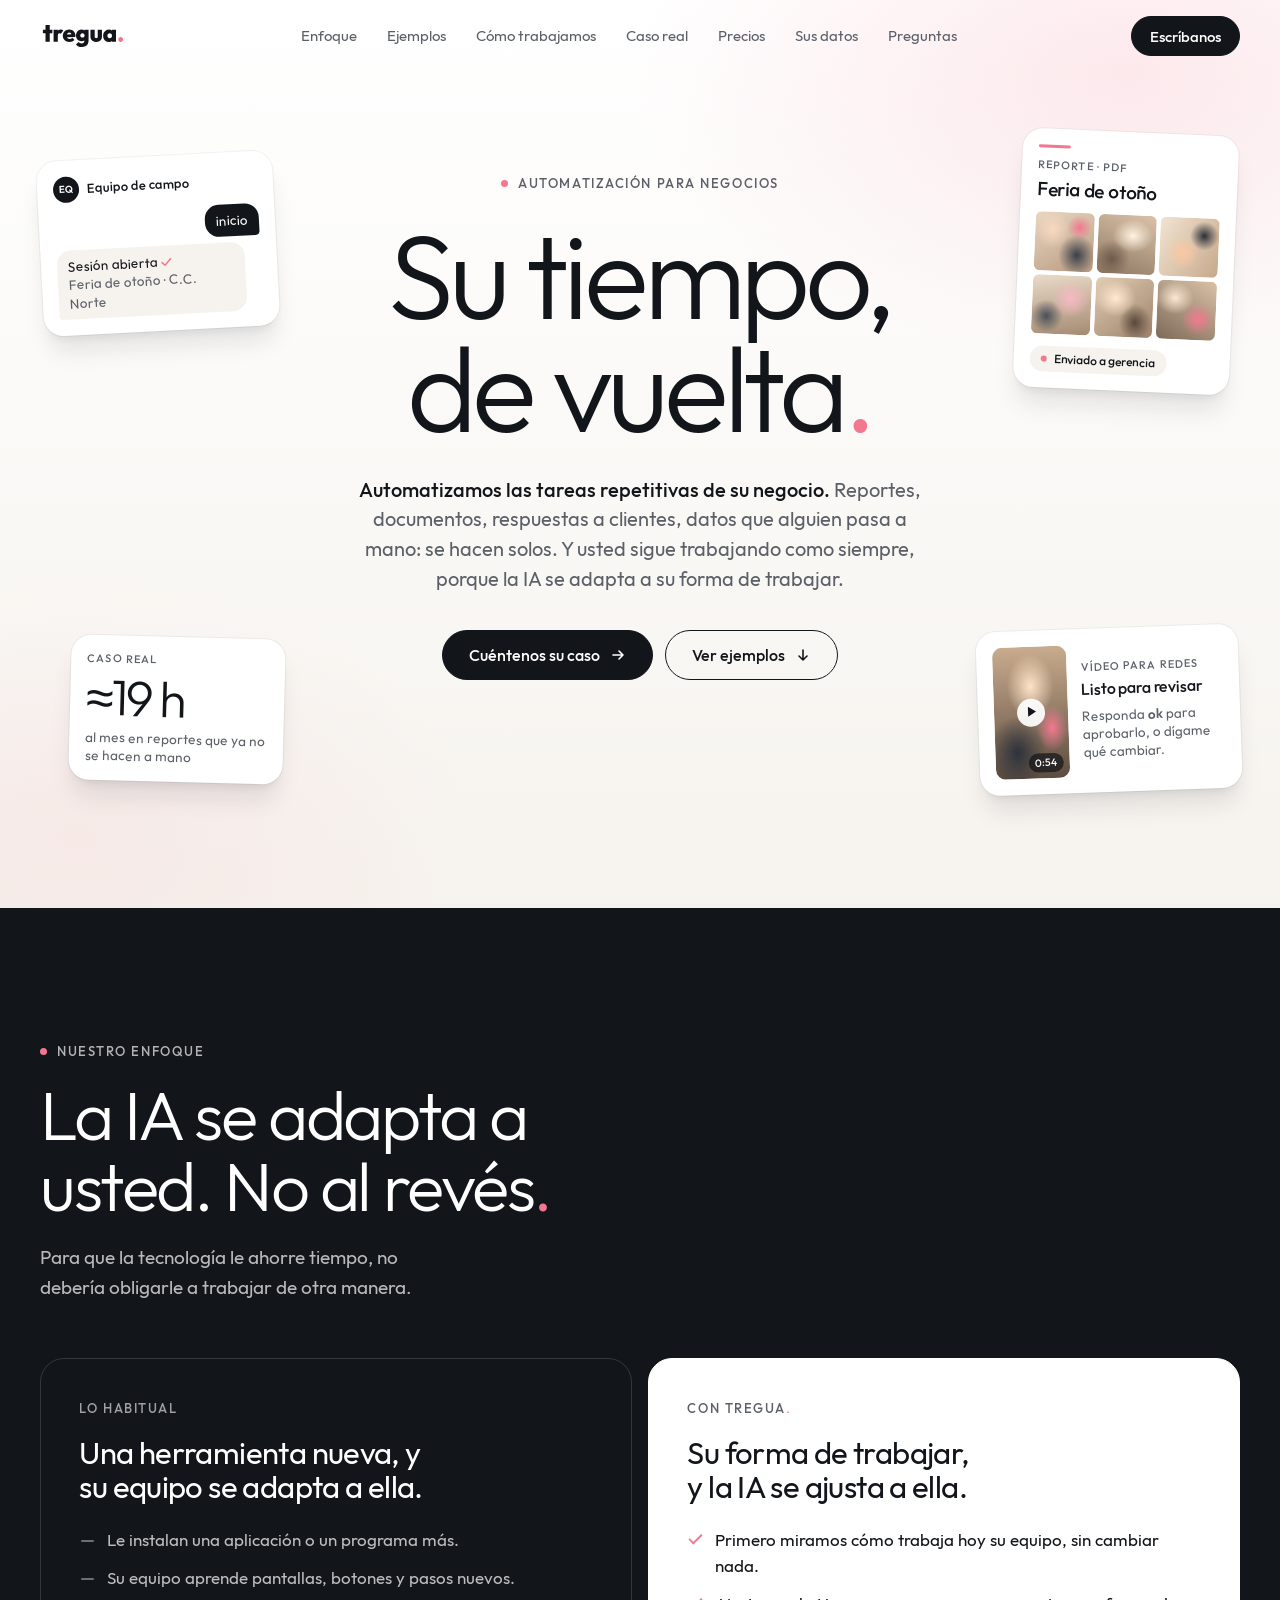
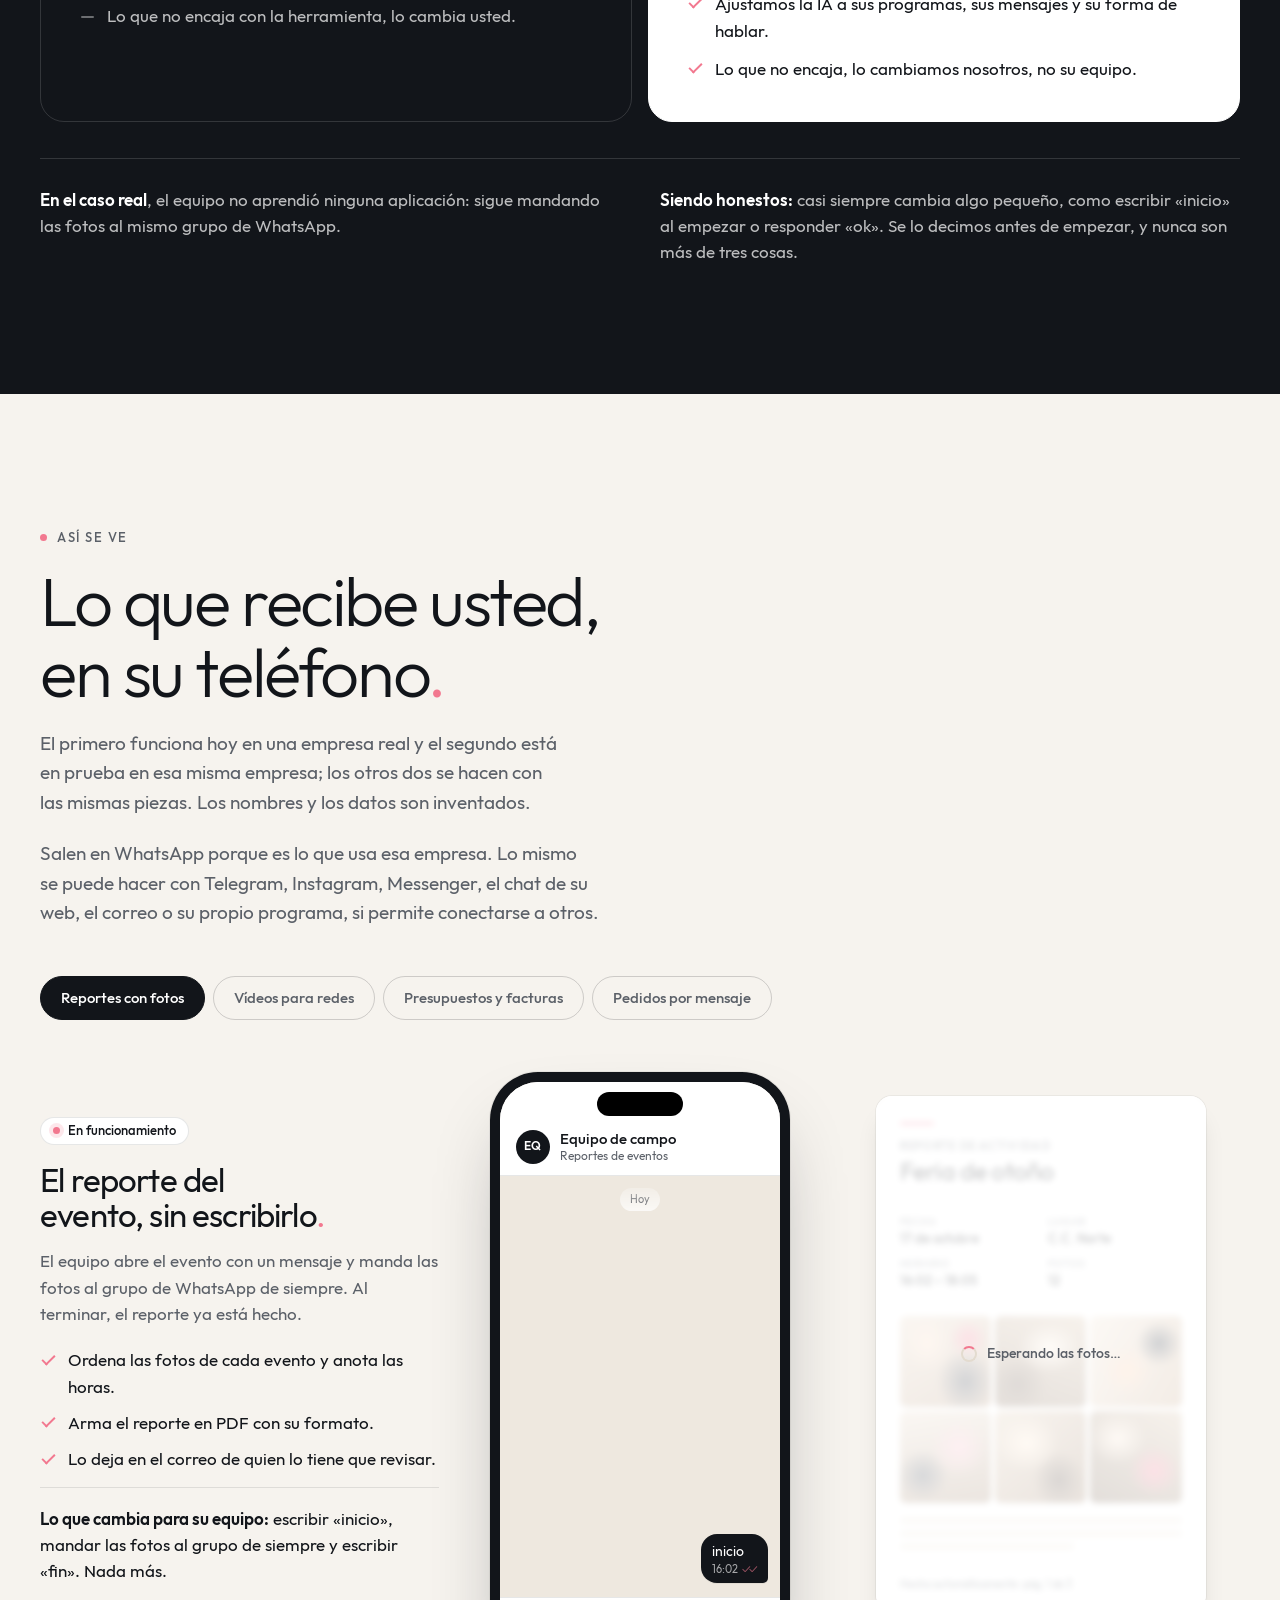
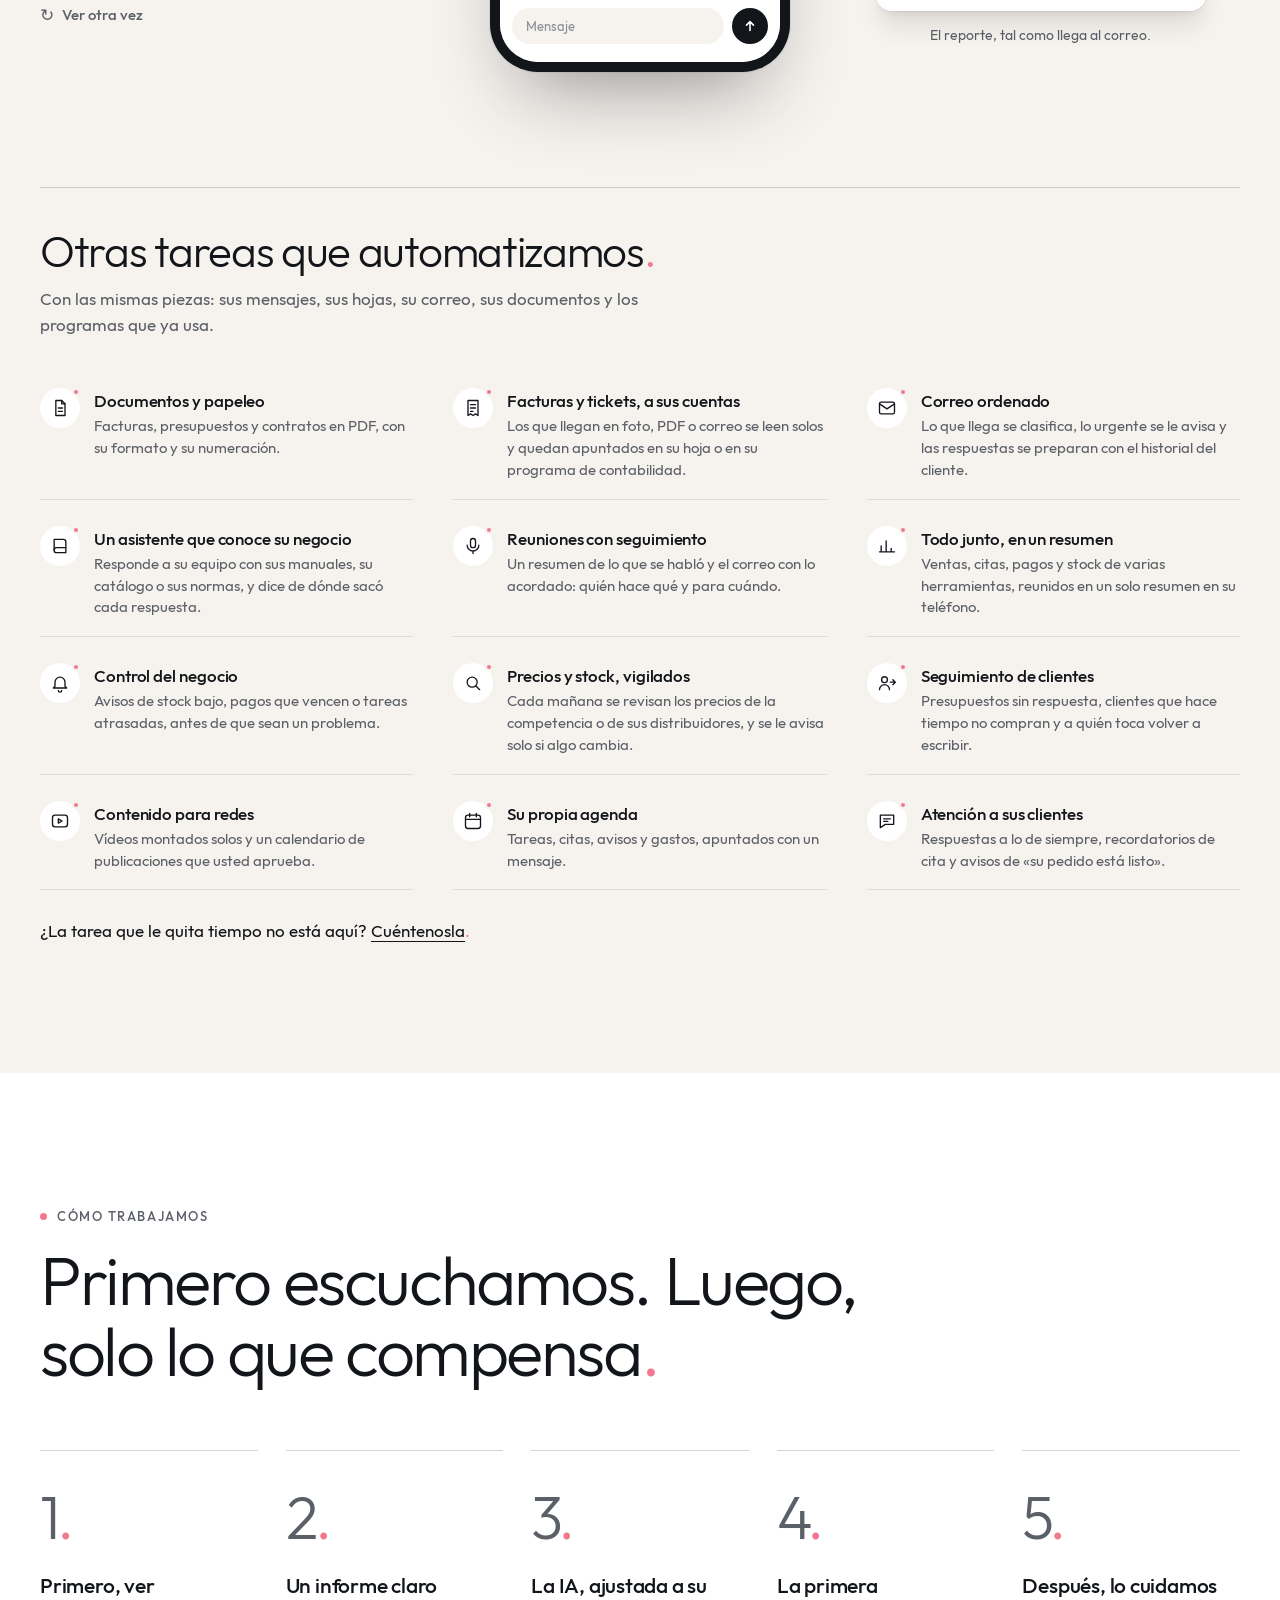
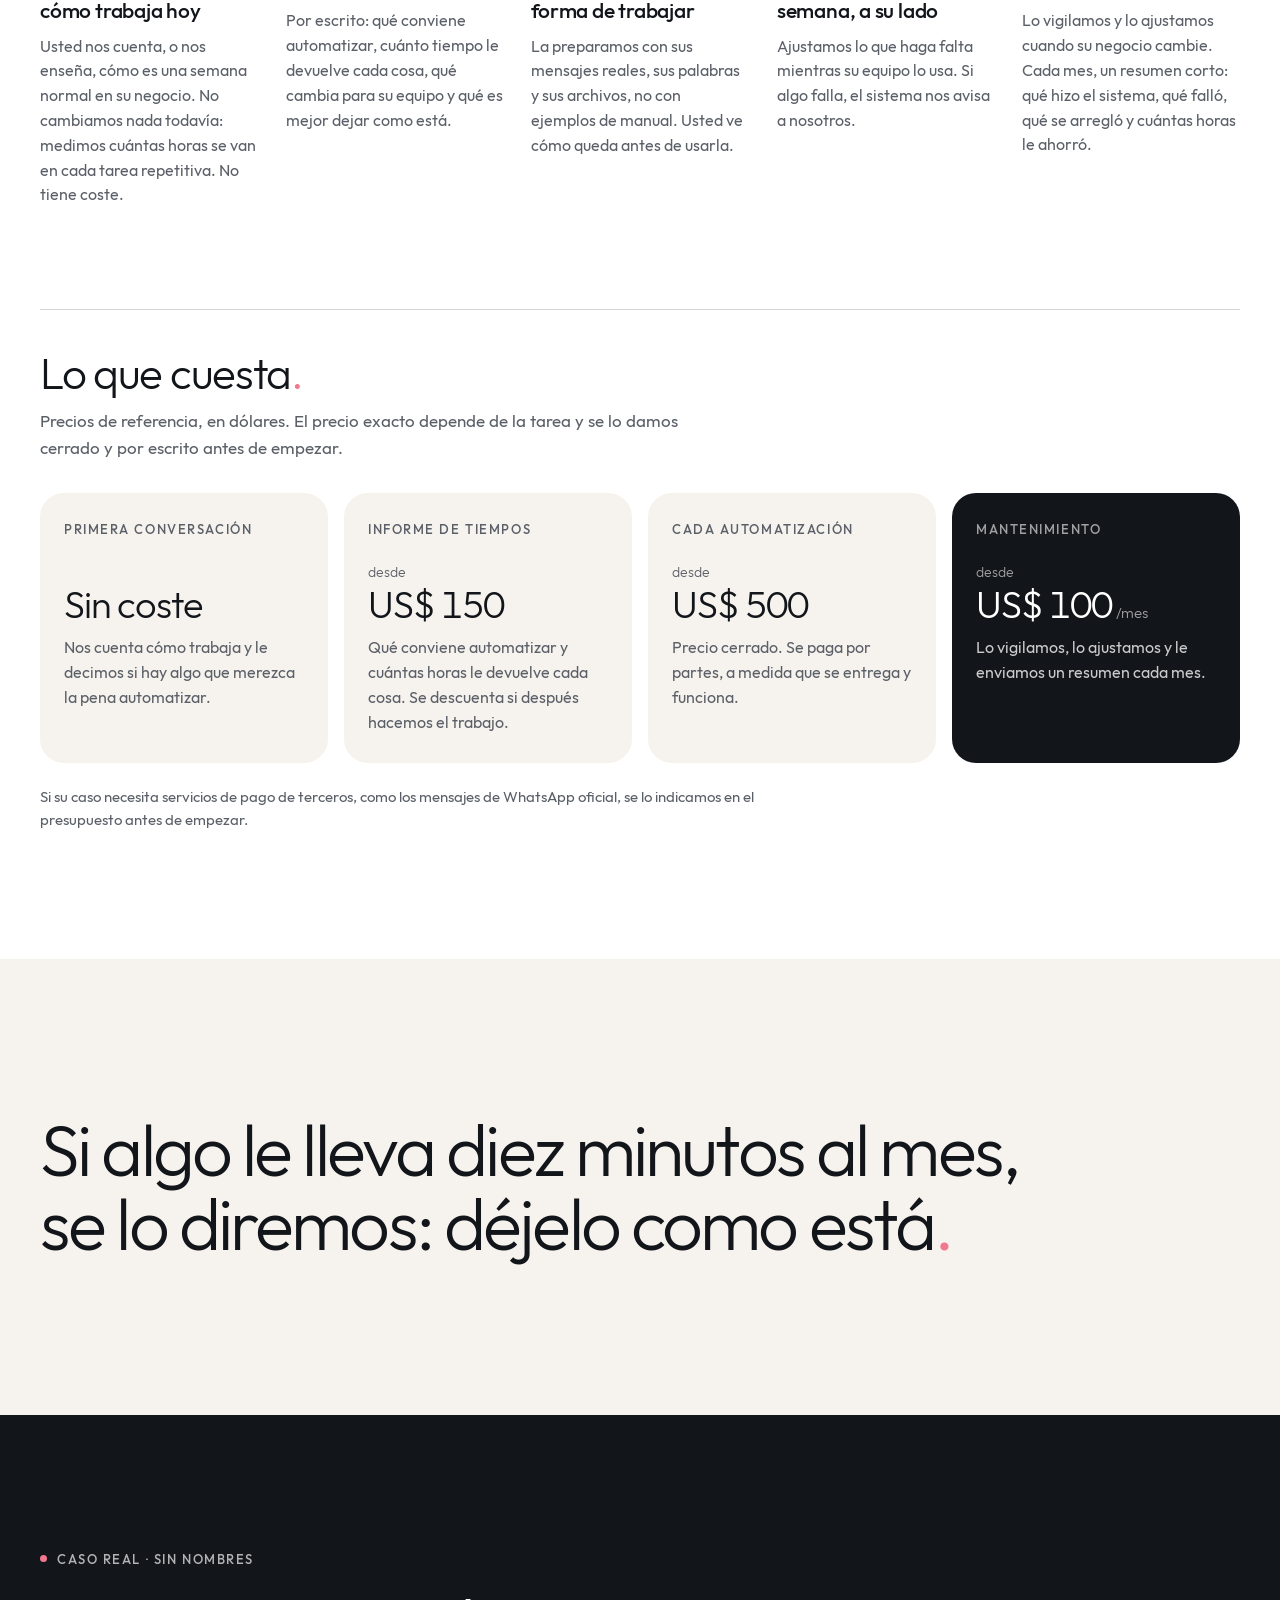
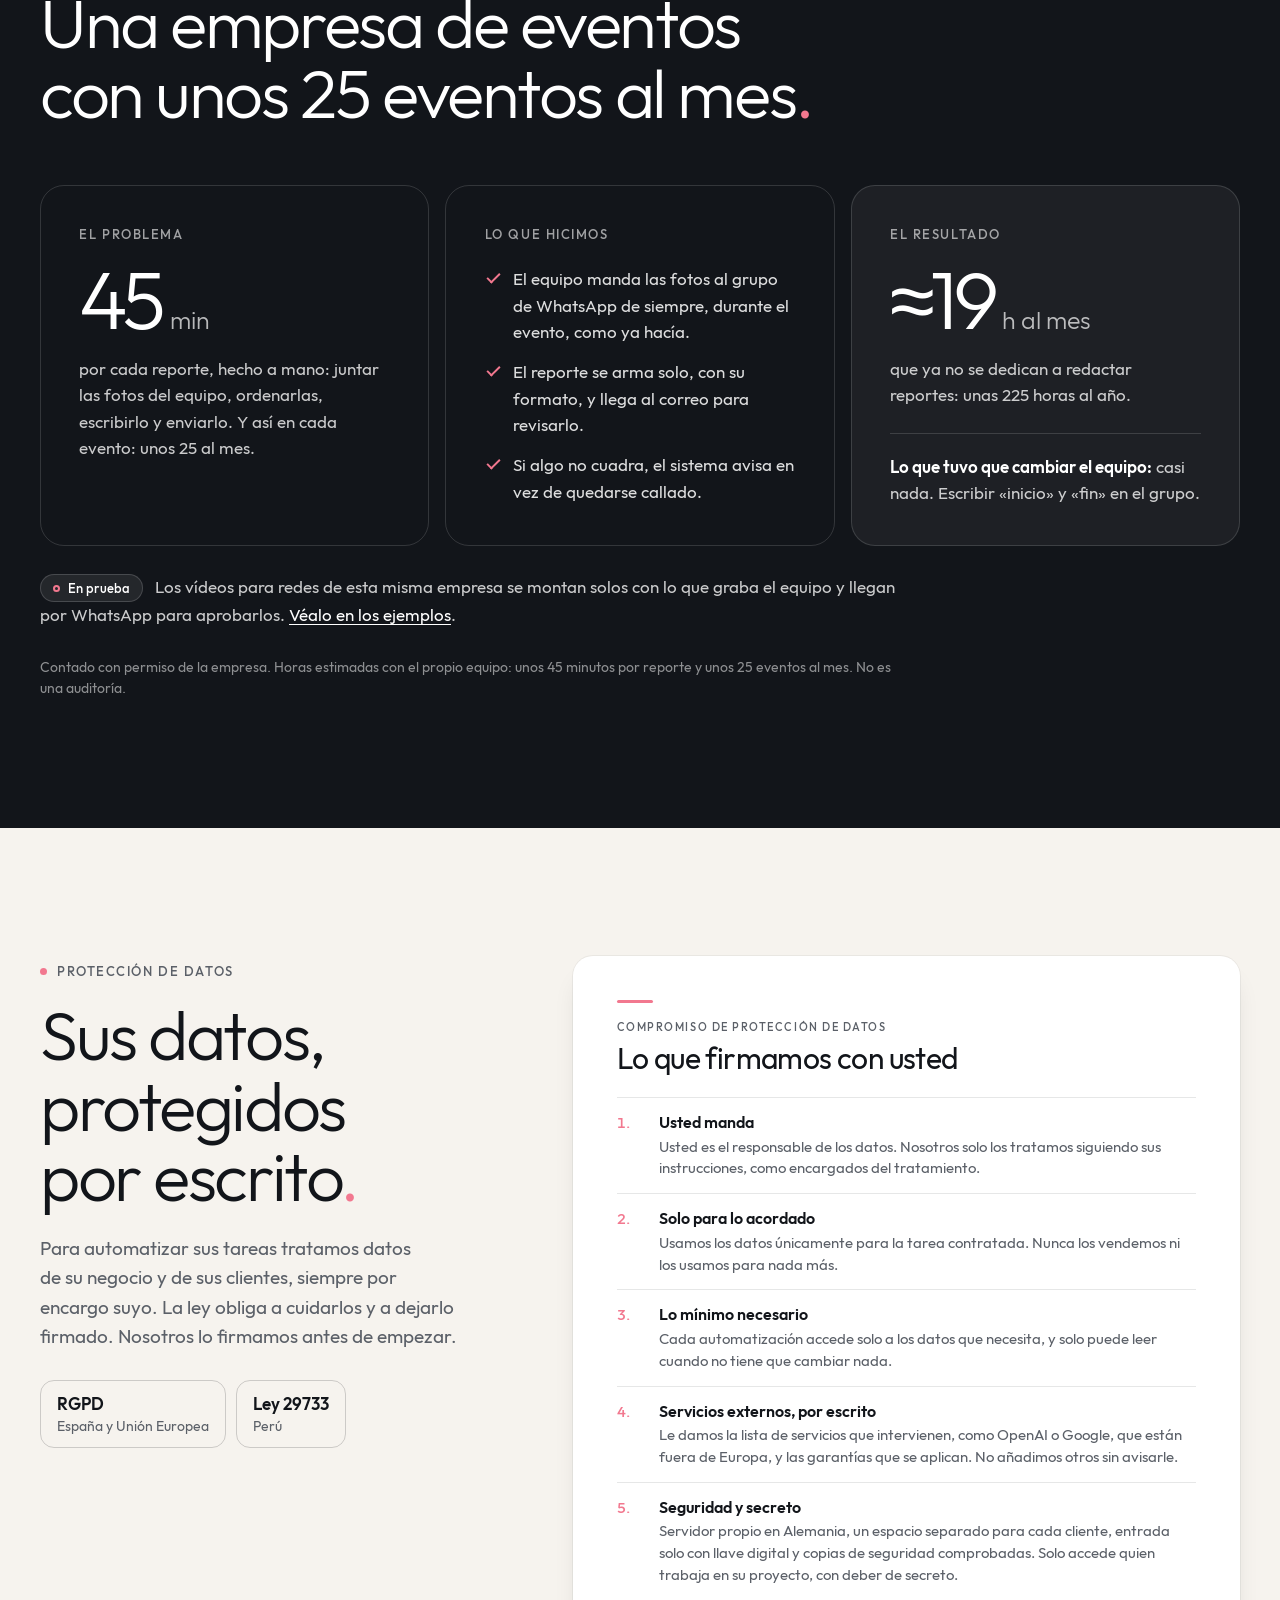
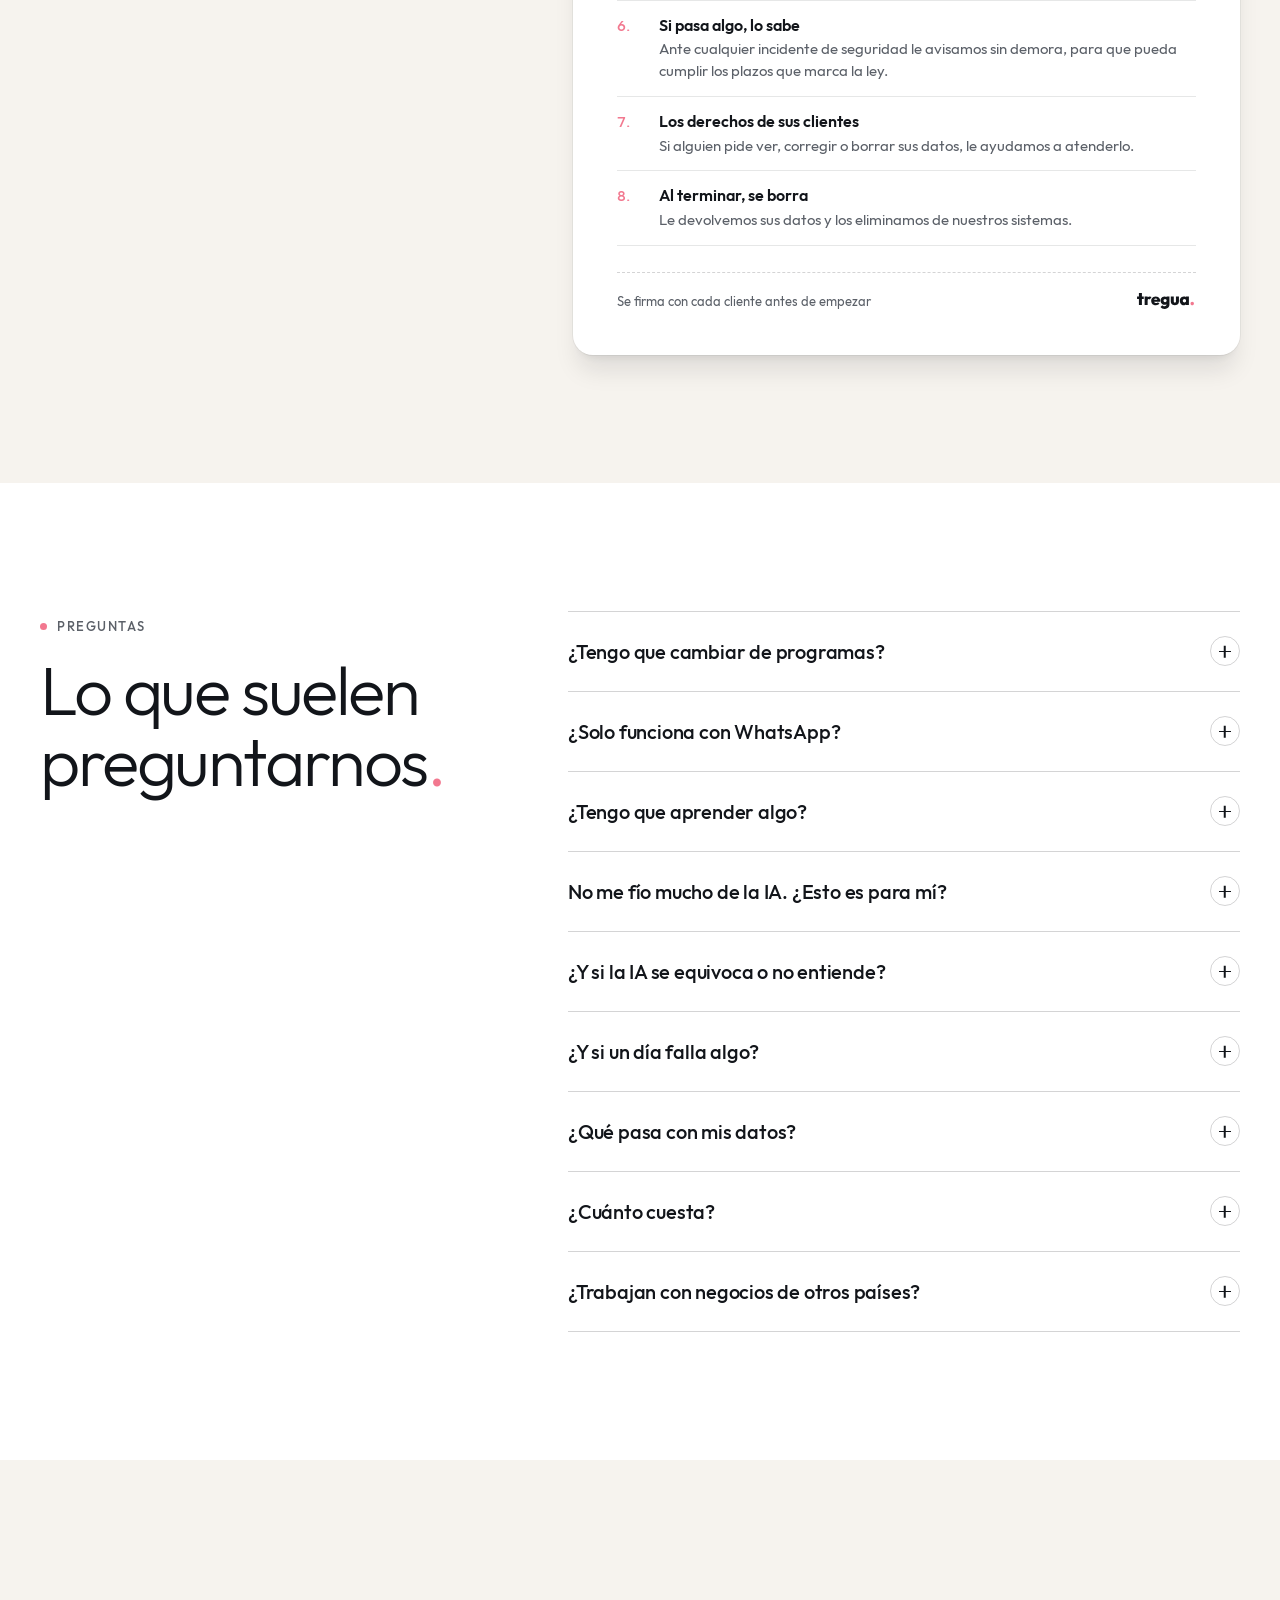
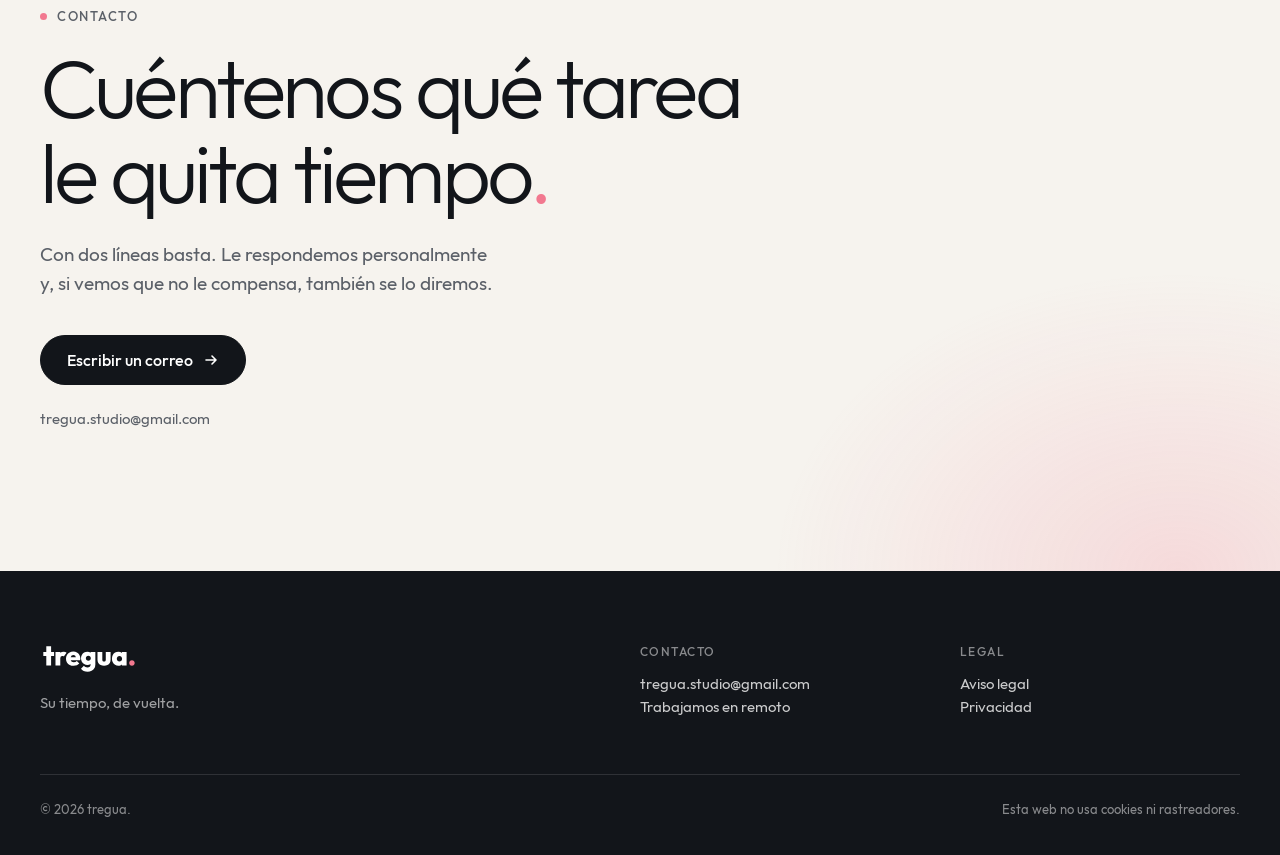
<file: index.html>
<!doctype html>
<html lang="es">
<head>
  <meta charset="utf-8">
  <meta name="viewport" content="width=device-width, initial-scale=1">
  <meta http-equiv="Content-Security-Policy" content="default-src 'self'; script-src 'self'; style-src 'self' 'unsafe-inline'; img-src 'self' data:; font-src 'self'; connect-src 'self'; object-src 'none'; base-uri 'self'; form-action 'none'; upgrade-insecure-requests">
  <meta name="referrer" content="strict-origin-when-cross-origin">
  <title>tregua. · Automatización para negocios</title>
  <meta name="description" content="Automatizamos las tareas repetitivas de su negocio con inteligencia artificial que se adapta a su forma de trabajar: reportes, documentos, respuestas a clientes y datos que hoy se pasan a mano.">
  <meta name="theme-color" content="#F6F3EE">
  <meta property="og:type" content="website">
  <meta property="og:locale" content="es_ES">
  <meta property="og:title" content="tregua. · Automatización para negocios">
  <meta property="og:description" content="Automatizamos las tareas repetitivas de su negocio. La IA se adapta a su forma de trabajar, no al revés.">
  <meta property="og:image" content="https://salva-s1.github.io/tregua-web/assets/img/og.png">
  <link rel="icon" href="assets/img/icono.svg" type="image/svg+xml">
  <link rel="icon" href="assets/img/favicon-32.png" sizes="32x32" type="image/png">
  <link rel="apple-touch-icon" href="assets/img/apple-touch-icon.png">
  <link rel="preload" href="assets/fonts/outfit-light.woff2" as="font" type="font/woff2" crossorigin>
  <link rel="preload" href="assets/fonts/outfit-regular.woff2" as="font" type="font/woff2" crossorigin>
  <link rel="stylesheet" href="assets/css/estilos.css">
  <script src="assets/js/inicio.js"></script>
</head>
<body>
<a class="saltar" href="#contenido">Saltar al contenido</a>

<!-- ============ CABECERA ============ -->
<header class="cabecera">
  <div class="envoltura cabecera__in">
    <a class="logo" href="#arriba" aria-label="tregua. — inicio">
      <img src="assets/img/tregua-claro.svg" alt="tregua." width="96" height="31">
    </a>
    <nav class="nav" aria-label="Secciones">
      <a href="#enfoque">Enfoque</a>
      <a href="#ejemplos">Ejemplos</a>
      <a href="#como">Cómo trabajamos</a>
      <a href="#caso">Caso real</a>
      <a href="#precios">Precios</a>
      <a href="#datos">Sus datos</a>
      <a href="#preguntas">Preguntas</a>
    </nav>
    <a class="btn btn--lleno btn--peq" href="#contacto">Escríbanos</a>
  </div>
</header>

<main id="contenido">

<!-- ============ PORTADA ============ -->
<section class="portada" id="arriba" aria-labelledby="titulo-portada">
  <div class="envoltura portada__in">
    <div class="portada__texto">
      <p class="antetitulo">Automatización para negocios</p>
      <h1 id="titulo-portada">Su tiempo,<br>de vuelta<span class="punto">.</span></h1>
      <p class="entrada"><b>Automatizamos las tareas repetitivas de su negocio.</b> Reportes, documentos, respuestas a clientes, datos que alguien pasa a mano: se hacen solos. Y usted sigue trabajando como siempre, porque la IA se adapta a su forma de trabajar.</p>
      <div class="acciones">
        <a class="btn btn--lleno" href="#contacto">Cuéntenos su caso
          <svg class="flecha" width="16" height="16" viewBox="0 0 16 16" aria-hidden="true"><path d="M3 8h10M9 4l4 4-4 4" fill="none" stroke="currentColor" stroke-width="1.6" stroke-linecap="round" stroke-linejoin="round"/></svg></a>
        <a class="btn btn--borde" href="#ejemplos">Ver ejemplos
          <svg class="flecha flecha--abajo" width="16" height="16" viewBox="0 0 16 16" aria-hidden="true"><path d="M8 3v10M4 9l4 4 4-4" fill="none" stroke="currentColor" stroke-width="1.6" stroke-linecap="round" stroke-linejoin="round"/></svg></a>
      </div>
    </div>

    <!-- Piezas flotantes: lo que recibe el cliente (decorativo; se explica abajo en «Ejemplos») -->
    <div class="collage" aria-hidden="true">
      <div class="pieza pieza--chat flota" style="--r:-3deg">
        <div class="pieza__cab"><span class="avatar avatar--peq">EQ</span><span>Equipo de campo</span></div>
        <div class="mini-msg mini-msg--out">inicio</div>
        <div class="mini-msg mini-msg--in">Sesión abierta <span class="ok">✓</span><br><span class="tenue">Feria de otoño · C.C. Norte</span></div>
      </div>

      <div class="pieza pieza--doc flota" style="--r:2.5deg;animation-delay:-2s">
        <div class="pieza__linea"></div>
        <p class="pieza__etq">Reporte · PDF</p>
        <p class="pieza__tit">Feria de otoño</p>
        <div class="fotos fotos--3">
          <span class="foto foto--1"></span><span class="foto foto--2"></span><span class="foto foto--3"></span>
          <span class="foto foto--4"></span><span class="foto foto--5"></span><span class="foto foto--6"></span>
        </div>
        <p class="chip"><span class="chip__punto"></span>Enviado a gerencia</p>
      </div>

      <div class="pieza pieza--cifra flota" style="--r:1.5deg;animation-delay:-4s">
        <p class="pieza__etq">Caso real</p>
        <p class="pieza__numero">≈19 h</p>
        <p class="pieza__texto">al mes en reportes que ya no se hacen a mano</p>
      </div>

      <div class="pieza pieza--video flota" style="--r:-2deg;animation-delay:-1s">
        <div class="vid vid--mini foto foto--7"><span class="vid__play"></span><span class="vid__dur">0:54</span></div>
        <div>
          <p class="pieza__etq">Vídeo para redes</p>
          <p class="pieza__tit pieza__tit--peq">Listo para revisar</p>
          <p class="pieza__texto">Responda <b>ok</b> para aprobarlo, o dígame qué cambiar.</p>
        </div>
      </div>
    </div>
  </div>
</section>

<!-- ============ ENFOQUE (la idea central: la IA se adapta al cliente) ============ -->
<section class="seccion seccion--tinta" id="enfoque" aria-labelledby="titulo-enfoque">
  <div class="envoltura">
    <div class="cabeza revela">
      <p class="antetitulo antetitulo--claro">Nuestro enfoque</p>
      <h2 id="titulo-enfoque">La IA se adapta a usted. No al revés<span class="punto">.</span></h2>
      <p>Para que la tecnología le ahorre tiempo, no debería obligarle a trabajar de otra manera.</p>
    </div>
    <div class="enfoque">
      <article class="enfoque__col revela">
        <p class="enfoque__etq">Lo habitual</p>
        <h3>Una herramienta nueva, y su equipo se adapta a ella.</h3>
        <ul class="enfoque__lista">
          <li>Le instalan una aplicación o un programa más.</li>
          <li>Su equipo aprende pantallas, botones y pasos nuevos.</li>
          <li>Lo que no encaja con la herramienta, lo cambia usted.</li>
        </ul>
      </article>
      <article class="enfoque__col enfoque__col--nuestro revela" style="--d:.1s">
        <p class="enfoque__etq">Con tregua<span class="punto">.</span></p>
        <h3>Su forma de trabajar, y la IA se ajusta a ella.</h3>
        <ul class="lista">
          <li>Primero miramos cómo trabaja hoy su equipo, sin cambiar nada.</li>
          <li>Ajustamos la IA a sus programas, sus mensajes y su forma de hablar.</li>
          <li>Lo que no encaja, lo cambiamos nosotros, no su equipo.</li>
        </ul>
      </article>
    </div>
    <div class="enfoque__pie revela">
      <p><b>En el caso real</b>, el equipo no aprendió ninguna aplicación: sigue mandando las fotos al mismo grupo de WhatsApp.</p>
      <p><b>Siendo honestos:</b> casi siempre cambia algo pequeño, como escribir «inicio» al empezar o responder «ok». Se lo decimos antes de empezar, y nunca son más de tres cosas.</p>
    </div>
  </div>
</section>

<!-- ============ EJEMPLOS ============ -->
<section class="seccion seccion--calida" id="ejemplos" aria-labelledby="titulo-ejemplos">
  <div class="envoltura">
    <div class="cabeza revela">
      <p class="antetitulo">Así se ve</p>
      <h2 id="titulo-ejemplos">Lo que recibe usted, en su teléfono<span class="punto">.</span></h2>
      <p>El primero funciona hoy en una empresa real y el segundo está en prueba en esa misma empresa; los otros dos se hacen con las mismas piezas. Los nombres y los datos son inventados.</p>
      <p>Salen en WhatsApp porque es lo que usa esa empresa. Lo mismo se puede hacer con Telegram, Instagram, Messenger, el chat de su web, el correo o su propio programa, si permite conectarse a otros.</p>
    </div>

    <div class="pestanas revela" role="tablist" aria-label="Ejemplos">
      <button class="pestana" role="tab" id="tab-reportes" aria-controls="ejemplo-reportes" aria-selected="true">Reportes con fotos</button>
      <button class="pestana" role="tab" id="tab-videos" aria-controls="ejemplo-videos" aria-selected="false" tabindex="-1">Vídeos para redes</button>
      <button class="pestana" role="tab" id="tab-documentos" aria-controls="ejemplo-documentos" aria-selected="false" tabindex="-1">Presupuestos y facturas</button>
      <button class="pestana" role="tab" id="tab-pedidos" aria-controls="ejemplo-pedidos" aria-selected="false" tabindex="-1">Pedidos por mensaje</button>
    </div>

    <!-- ===== Panel 1: reportes ===== -->
    <div class="panel" role="tabpanel" id="ejemplo-reportes" aria-labelledby="tab-reportes">
      <div class="panel__texto">
        <span class="etiqueta etiqueta--viva">En funcionamiento</span>
        <h3>El reporte del evento, sin escribirlo<span class="punto">.</span></h3>
        <p>El equipo abre el evento con un mensaje y manda las fotos al grupo de WhatsApp de siempre. Al terminar, el reporte ya está hecho.</p>
        <ul class="lista">
          <li>Ordena las fotos de cada evento y anota las horas.</li>
          <li>Arma el reporte en PDF con su formato.</li>
          <li>Lo deja en el correo de quien lo tiene que revisar.</li>
        </ul>
        <p class="usted"><b>Lo que cambia para su equipo:</b> escribir «inicio», mandar las fotos al grupo de siempre y escribir «fin». Nada más.</p>
        <button class="repetir" type="button">Ver otra vez</button>
      </div>

      <div class="telefono">
        <div class="pantalla">
          <div class="chat__cab"><span class="avatar">EQ</span><div><p class="chat__nombre">Equipo de campo</p><p class="chat__estado">Reportes de eventos</p></div></div>
          <div class="chat__cuerpo">
            <p class="dia" data-fijo>Hoy</p>
            <div class="msg msg--out" data-id="r1">inicio<span class="hora">16:02 <span class="vistos">✓✓</span></span></div>
            <div class="msg msg--in" data-id="r2">Sesión abierta <span class="ok">✓</span><br>Feria de otoño · C.C. Norte.<br>Mande las fotos cuando quiera.<span class="hora">16:02</span></div>
            <div class="msg msg--out msg--media" data-id="r3">
              <div class="galeria"><span class="foto foto--1"></span><span class="foto foto--2"></span><span class="foto foto--4 galeria__mas">+9</span></div>
              <span class="hora">16:40 <span class="vistos">✓✓</span></span>
            </div>
            <div class="msg msg--out" data-id="r4">fin<span class="hora">18:05 <span class="vistos">✓✓</span></span></div>
            <div class="msg msg--in" data-id="r5">Reporte listo: 12 fotos y 2 h 03 min de actividad. Ya está en el correo de gerencia.
              <span class="adjunto"><span class="adjunto__ico">PDF</span><span><b>Reporte_feria_otoño.pdf</b><br>1,2 MB</span></span>
              <span class="hora">18:06</span></div>
          </div>
          <div class="chat__pie"><span class="chat__input">Mensaje</span><span class="chat__enviar"><svg width="14" height="14" viewBox="0 0 16 16" aria-hidden="true"><path d="M8 13V3M4 7l4-4 4 4" fill="none" stroke="#fff" stroke-width="1.8" stroke-linecap="round" stroke-linejoin="round"/></svg></span></div>
        </div>
      </div>

      <div class="resultado">
        <div class="doc" data-tras="r5">
          <div class="doc__esperando"><span class="girando"></span>Esperando las fotos…</div>
          <div class="doc__linea"></div>
          <p class="doc__etq">Reporte de actividad</p>
          <p class="doc__tit">Feria de otoño</p>
          <dl class="doc__datos">
            <div><dt>Fecha</dt><dd>17 de octubre</dd></div>
            <div><dt>Lugar</dt><dd>C.C. Norte</dd></div>
            <div><dt>Horario</dt><dd>16:02 – 18:05</dd></div>
            <div><dt>Fotos</dt><dd>12</dd></div>
          </dl>
          <div class="fotos fotos--3 doc__fotos">
            <span class="foto foto--1"></span><span class="foto foto--2"></span><span class="foto foto--3"></span>
            <span class="foto foto--4"></span><span class="foto foto--5"></span><span class="foto foto--6"></span>
          </div>
          <div class="doc__texto"><span></span><span></span><span class="corta"></span></div>
          <p class="doc__pie">Hecho automáticamente · pág. 1 de 3</p>
        </div>
        <p class="resultado__pie">El reporte, tal como llega al correo.</p>
      </div>
    </div>

    <!-- ===== Panel 2: vídeos ===== -->
    <div class="panel" role="tabpanel" id="ejemplo-videos" aria-labelledby="tab-videos" hidden>
      <div class="panel__texto">
        <span class="etiqueta etiqueta--prueba">En prueba</span>
        <h3>El vídeo para redes, montado solo<span class="punto">.</span></h3>
        <p>Con lo que el equipo graba en cada evento se monta un vídeo corto con su logo y música. Le llega por WhatsApp y usted lo aprueba o pide cambios con sus palabras.</p>
        <ul class="lista">
          <li>Elige las mejores tomas y las ordena.</li>
          <li>Entiende cambios como «sin fotos», «más corto» u «otra música».</li>
          <li>Cuando usted dice «ok», le deja el archivo en alta calidad.</li>
        </ul>
        <div class="en-el-caso">
          <p class="en-el-caso__tit">En la empresa del caso real</p>
          <dl class="mini-cifras">
            <div><dt>25 → 8</dt><dd>eventos del mes, en 8 vídeos</dd></div>
            <div><dt>15–90 s</dt><dd>por vídeo</dd></div>
            <div><dt>5</dt><dd>cambios por vídeo</dd></div>
          </dl>
        </div>
        <p class="usted"><b>Lo que cambia para usted:</b> mirarlo y responder con sus palabras.</p>
        <button class="repetir" type="button">Ver otra vez</button>
      </div>

      <div class="telefono">
        <div class="pantalla">
          <div class="chat__cab"><span class="avatar">VI</span><div><p class="chat__nombre">Vídeos para redes</p><p class="chat__estado">Revisión</p></div></div>
          <div class="chat__cuerpo">
            <p class="dia" data-fijo>Hoy</p>
            <div class="msg msg--in msg--media" data-id="v1">
              <div class="vid foto foto--7"><span class="vid__play"></span><span class="vid__dur">0:54</span></div>
              <span class="msg__texto"><b>Vídeo 3 · Feria de otoño</b><br>Responda <b>ok</b> para aprobarlo, o dígame qué cambiar.</span><span class="hora">18:00</span></div>
            <div class="msg msg--out" data-id="v2">Sin las fotos, y otra música<span class="hora">18:12 <span class="vistos">✓✓</span></span></div>
            <div class="msg msg--in" data-id="v3">Versión 2: quité las fotos y cambié la música. Ahora dura 0:48.<span class="hora">18:14</span></div>
            <div class="msg msg--out" data-id="v4">ok<span class="hora">18:20 <span class="vistos">✓✓</span></span></div>
            <div class="msg msg--in" data-id="v5">Aprobado <span class="ok">✓</span> Aquí tiene el archivo en alta calidad.
              <span class="adjunto"><span class="adjunto__ico">MP4</span><span><b>Feria_otoño_v2.mp4</b><br>38 MB</span></span>
              <span class="hora">18:20</span></div>
          </div>
          <div class="chat__pie"><span class="chat__input">Mensaje</span><span class="chat__enviar"><svg width="14" height="14" viewBox="0 0 16 16" aria-hidden="true"><path d="M8 13V3M4 7l4-4 4 4" fill="none" stroke="#fff" stroke-width="1.8" stroke-linecap="round" stroke-linejoin="round"/></svg></span></div>
        </div>
      </div>

      <div class="resultado">
        <div class="montaje">
          <div class="montaje__cab">
            <span class="montaje__version"><span class="v1">Versión 1</span><span class="v2" data-tras="v3">Versión 2</span></span>
            <span class="montaje__estado" data-tras="v5">Aprobado <span class="ok">✓</span></span>
          </div>
          <div class="montaje__pantalla foto foto--7">
            <span class="montaje__marca">SU MARCA</span>
            <span class="montaje__rotulo">Feria de otoño</span>
          </div>
          <div class="pista" aria-hidden="true">
            <span class="pista__seg" style="--w:17">Apertura</span>
            <span class="pista__seg" style="--w:20">Toma 1</span>
            <span class="pista__seg" style="--w:18">Toma 2</span>
            <span class="pista__seg pista__seg--fotos" style="--w:16" data-tras="v3">Fotos</span>
            <span class="pista__seg" style="--w:20">Toma 3</span>
            <span class="pista__seg pista__seg--cierre" style="--w:12">Cierre</span>
          </div>
          <div class="musica">
            <span class="musica__onda"></span>
            <span class="musica__nombre"><span class="m1">Música: acústica</span><span class="m2" data-tras="v3">Música: pop suave</span></span>
          </div>
        </div>
        <p class="resultado__pie">Las piezas del vídeo y lo que cambió en la versión 2.</p>
      </div>
    </div>

    <!-- ===== Panel 3: presupuestos ===== -->
    <div class="panel" role="tabpanel" id="ejemplo-documentos" aria-labelledby="tab-documentos" hidden>
      <div class="panel__texto">
        <span class="etiqueta">Ejemplo</span>
        <h3>Un presupuesto, a partir de un mensaje<span class="punto">.</span></h3>
        <p>Usted escribe lo que va en el presupuesto como se lo diría a alguien de su equipo. El documento sale con su formato, sus precios y su numeración.</p>
        <ul class="lista">
          <li>Calcula los importes y el IVA.</li>
          <li>Lo numera y lo guarda en su carpeta.</li>
          <li>Se lo envía al cliente solo cuando usted dice «sí».</li>
        </ul>
        <p class="usted"><b>Lo que cambia para usted:</b> escribir un mensaje, como a alguien de su equipo, y confirmar.</p>
        <button class="repetir" type="button">Ver otra vez</button>
      </div>

      <div class="telefono">
        <div class="pantalla">
          <div class="chat__cab"><span class="avatar">PR</span><div><p class="chat__nombre">Presupuestos</p><p class="chat__estado">Estudio Ejemplo</p></div></div>
          <div class="chat__cuerpo">
            <p class="dia" data-fijo>Hoy</p>
            <div class="msg msg--out" data-id="d1">Presupuesto para Clínica Sol: 3 sesiones de limpieza a 45 € y una revisión a 30 €<span class="hora">10:15 <span class="vistos">✓✓</span></span></div>
            <div class="msg msg--in" data-id="d2">Hecho: presupuesto P-0142 por 165 € más IVA.
              <span class="adjunto"><span class="adjunto__ico">PDF</span><span><b>Presupuesto_P-0142.pdf</b><br>84 KB</span></span>
              ¿Se lo envío a Clínica Sol?<span class="hora">10:15</span></div>
            <div class="msg msg--out" data-id="d3">Sí, a su correo<span class="hora">10:16 <span class="vistos">✓✓</span></span></div>
            <div class="msg msg--in" data-id="d4">Enviado <span class="ok">✓</span> Queda guardado en su carpeta de presupuestos.<span class="hora">10:16</span></div>
          </div>
          <div class="chat__pie"><span class="chat__input">Mensaje</span><span class="chat__enviar"><svg width="14" height="14" viewBox="0 0 16 16" aria-hidden="true"><path d="M8 13V3M4 7l4-4 4 4" fill="none" stroke="#fff" stroke-width="1.8" stroke-linecap="round" stroke-linejoin="round"/></svg></span></div>
        </div>
      </div>

      <div class="resultado">
        <div class="doc doc--presupuesto" data-tras="d2">
          <div class="doc__esperando"><span class="girando"></span>Preparando el documento…</div>
          <div class="presu__cab">
            <span class="presu__marca">Estudio Ejemplo</span>
            <span class="presu__num">P-0142</span>
          </div>
          <p class="doc__etq">Presupuesto</p>
          <p class="doc__tit doc__tit--peq">Para Clínica Sol</p>
          <table class="presu__tabla">
            <thead><tr><th>Concepto</th><th>Cant.</th><th>Precio</th><th>Importe</th></tr></thead>
            <tbody>
              <tr><td>Sesión de limpieza</td><td>3</td><td>45,00 €</td><td>135,00 €</td></tr>
              <tr><td>Revisión</td><td>1</td><td>30,00 €</td><td>30,00 €</td></tr>
            </tbody>
          </table>
          <dl class="presu__totales">
            <div><dt>Base</dt><dd>165,00 €</dd></div>
            <div><dt>IVA 21 %</dt><dd>34,65 €</dd></div>
            <div class="presu__total"><dt>Total</dt><dd>199,65 €</dd></div>
          </dl>
          <span class="sello" data-tras="d4">Enviado</span>
          <p class="doc__pie">Válido 30 días · Estudio Ejemplo</p>
        </div>
        <p class="resultado__pie">El documento que recibe su cliente.</p>
      </div>
    </div>

    <!-- ===== Panel 4: pedidos ===== -->
    <div class="panel" role="tabpanel" id="ejemplo-pedidos" aria-labelledby="tab-pedidos" hidden>
      <div class="panel__texto">
        <span class="etiqueta">Ejemplo</span>
        <h3>Los pedidos que llegan por mensaje, apuntados solos<span class="punto">.</span></h3>
        <p>Sus clientes escriben como siempre, por WhatsApp, Instagram o el chat de su web. Se les contesta al momento, se confirma lo que piden y queda apuntado en su hoja de pedidos.</p>
        <ul class="lista">
          <li>Entiende el mensaje aunque venga escrito a su manera.</li>
          <li>Lo apunta en su hoja con fecha, cliente y hora.</li>
          <li>Si piden algo raro, se lo pasa a usted en vez de inventar.</li>
        </ul>
        <p class="usted"><b>Lo que cambia para usted:</b> mirar la hoja por la mañana. Sus clientes escriben como siempre.</p>
        <button class="repetir" type="button">Ver otra vez</button>
      </div>

      <div class="telefono">
        <div class="pantalla">
          <div class="chat__cab"><span class="avatar avatar--clara">FE</span><div><p class="chat__nombre">Floristería Ejemplo</p><p class="chat__estado">Pedidos</p></div></div>
          <div class="chat__cuerpo">
            <p class="dia" data-fijo>Hoy</p>
            <div class="msg msg--out" data-id="p1">Hola, ¿me preparan un ramo de 12 rosas blancas para el sábado? Paso a las 11<span class="hora">20:41 <span class="vistos">✓✓</span></span></div>
            <div class="msg msg--in" data-id="p2">Claro. Le apunto un ramo de 12 rosas blancas para el sábado 19 a las 11:00, a nombre de Lucía. ¿Es correcto?<span class="hora">20:41</span></div>
            <div class="msg msg--out" data-id="p3">Sí, gracias<span class="hora">20:42 <span class="vistos">✓✓</span></span></div>
            <div class="msg msg--in" data-id="p4">Apuntado <span class="ok">✓</span> El viernes le escribimos para recordárselo.<span class="hora">20:42</span></div>
          </div>
          <div class="chat__pie"><span class="chat__input">Mensaje</span><span class="chat__enviar"><svg width="14" height="14" viewBox="0 0 16 16" aria-hidden="true"><path d="M8 13V3M4 7l4-4 4 4" fill="none" stroke="#fff" stroke-width="1.8" stroke-linecap="round" stroke-linejoin="round"/></svg></span></div>
        </div>
      </div>

      <div class="resultado">
        <div class="hoja">
          <div class="hoja__cab"><span class="hoja__ico"></span>Pedidos · octubre</div>
          <table class="hoja__tabla">
            <thead><tr><th></th><th>Día</th><th>Cliente</th><th>Pedido</th><th>Recoge</th><th>Estado</th></tr></thead>
            <tbody>
              <tr><td>2</td><td>jue 17</td><td>Marta R.</td><td>Centro de mesa</td><td>10:00</td><td><span class="estado estado--listo">Listo</span></td></tr>
              <tr><td>3</td><td>vie 18</td><td>Jorge P.</td><td>Ramo de girasoles</td><td>18:30</td><td><span class="estado">Preparando</span></td></tr>
              <tr><td>4</td><td>vie 18</td><td>Ana L.</td><td>3 rosas rojas</td><td>12:00</td><td><span class="estado">Preparando</span></td></tr>
              <tr class="hoja__nueva" data-tras="p4"><td>5</td><td>sáb 19</td><td>Lucía M.</td><td>12 rosas blancas</td><td>11:00</td><td><span class="estado estado--nuevo">Nuevo</span></td></tr>
            </tbody>
          </table>
        </div>
        <p class="resultado__pie">Su hoja de pedidos de siempre, con la fila nueva.</p>
      </div>
    </div>

    <!-- ===== Más tareas (compacto, dentro de «Así se ve») ===== -->
    <div class="mas-tareas revela" id="mas">
      <h3 class="mas-tareas__tit">Otras tareas que automatizamos<span class="punto">.</span></h3>
      <p class="mas-tareas__sub">Con las mismas piezas: sus mensajes, sus hojas, su correo, sus documentos y los programas que ya usa.</p>
      <ul class="areas">
        <li><span class="area__icono"><svg width="20" height="20" viewBox="0 0 24 24" fill="none" stroke="currentColor" stroke-width="1.6" stroke-linecap="round" stroke-linejoin="round" aria-hidden="true"><path d="M7 3h7l4 4v14H7z"/><path d="M14 3v4h4"/><path d="M10 12h5M10 16h5"/></svg></span><div><h4>Documentos y papeleo</h4><p>Facturas, presupuestos y contratos en PDF, con su formato y su numeración.</p></div></li>
        <li><span class="area__icono"><svg width="20" height="20" viewBox="0 0 24 24" fill="none" stroke="currentColor" stroke-width="1.6" stroke-linecap="round" stroke-linejoin="round" aria-hidden="true"><path d="M6 3h12v18l-3-2-3 2-3-2-3 2z"/><path d="M9 8h6M9 12h6M9 16h3"/></svg></span><div><h4>Facturas y tickets, a sus cuentas</h4><p>Los que llegan en foto, PDF o correo se leen solos y quedan apuntados en su hoja o en su programa de contabilidad.</p></div></li>
        <li><span class="area__icono"><svg width="20" height="20" viewBox="0 0 24 24" fill="none" stroke="currentColor" stroke-width="1.6" stroke-linecap="round" stroke-linejoin="round" aria-hidden="true"><rect x="3" y="5" width="18" height="14" rx="2"/><path d="M3 7l9 6 9-6"/></svg></span><div><h4>Correo ordenado</h4><p>Lo que llega se clasifica, lo urgente se le avisa y las respuestas se preparan con el historial del cliente.</p></div></li>
        <li><span class="area__icono"><svg width="20" height="20" viewBox="0 0 24 24" fill="none" stroke="currentColor" stroke-width="1.6" stroke-linecap="round" stroke-linejoin="round" aria-hidden="true"><path d="M5 4h11a3 3 0 0 1 3 3v13H8a3 3 0 0 1-3-3z"/><path d="M5 17a3 3 0 0 1 3-3h11"/></svg></span><div><h4>Un asistente que conoce su negocio</h4><p>Responde a su equipo con sus manuales, su catálogo o sus normas, y dice de dónde sacó cada respuesta.</p></div></li>
        <li><span class="area__icono"><svg width="20" height="20" viewBox="0 0 24 24" fill="none" stroke="currentColor" stroke-width="1.6" stroke-linecap="round" stroke-linejoin="round" aria-hidden="true"><rect x="9" y="3" width="6" height="11" rx="3"/><path d="M5 11a7 7 0 0 0 14 0M12 18v3"/></svg></span><div><h4>Reuniones con seguimiento</h4><p>Un resumen de lo que se habló y el correo con lo acordado: quién hace qué y para cuándo.</p></div></li>
        <li><span class="area__icono"><svg width="20" height="20" viewBox="0 0 24 24" fill="none" stroke="currentColor" stroke-width="1.6" stroke-linecap="round" stroke-linejoin="round" aria-hidden="true"><path d="M5 19v-7M11 19V6M17 19v-4M3 19h18"/></svg></span><div><h4>Todo junto, en un resumen</h4><p>Ventas, citas, pagos y stock de varias herramientas, reunidos en un solo resumen en su teléfono.</p></div></li>
        <li><span class="area__icono"><svg width="20" height="20" viewBox="0 0 24 24" fill="none" stroke="currentColor" stroke-width="1.6" stroke-linecap="round" stroke-linejoin="round" aria-hidden="true"><path d="M6 16v-5a6 6 0 0 1 12 0v5l2 2H4z"/><path d="M10 21a2 2 0 0 0 4 0"/></svg></span><div><h4>Control del negocio</h4><p>Avisos de stock bajo, pagos que vencen o tareas atrasadas, antes de que sean un problema.</p></div></li>
        <li><span class="area__icono"><svg width="20" height="20" viewBox="0 0 24 24" fill="none" stroke="currentColor" stroke-width="1.6" stroke-linecap="round" stroke-linejoin="round" aria-hidden="true"><circle cx="11" cy="11" r="6"/><path d="M20 20l-4.5-4.5"/></svg></span><div><h4>Precios y stock, vigilados</h4><p>Cada mañana se revisan los precios de la competencia o de sus distribuidores, y se le avisa solo si algo cambia.</p></div></li>
        <li><span class="area__icono"><svg width="20" height="20" viewBox="0 0 24 24" fill="none" stroke="currentColor" stroke-width="1.6" stroke-linecap="round" stroke-linejoin="round" aria-hidden="true"><circle cx="9" cy="8" r="3.5"/><path d="M3 20a6 6 0 0 1 12 0"/><path d="M16 11h5M19 8l3 3-3 3"/></svg></span><div><h4>Seguimiento de clientes</h4><p>Presupuestos sin respuesta, clientes que hace tiempo no compran y a quién toca volver a escribir.</p></div></li>
        <li><span class="area__icono"><svg width="20" height="20" viewBox="0 0 24 24" fill="none" stroke="currentColor" stroke-width="1.6" stroke-linecap="round" stroke-linejoin="round" aria-hidden="true"><rect x="3" y="5" width="18" height="14" rx="3"/><path d="M10 9.5v5l4.5-2.5z"/></svg></span><div><h4>Contenido para redes</h4><p>Vídeos montados solos y un calendario de publicaciones que usted aprueba.</p></div></li>
        <li><span class="area__icono"><svg width="20" height="20" viewBox="0 0 24 24" fill="none" stroke="currentColor" stroke-width="1.6" stroke-linecap="round" stroke-linejoin="round" aria-hidden="true"><rect x="3" y="5" width="18" height="16" rx="3"/><path d="M3 10h18M8 3v4M16 3v4"/></svg></span><div><h4>Su propia agenda</h4><p>Tareas, citas, avisos y gastos, apuntados con un mensaje.</p></div></li>
        <li><span class="area__icono"><svg width="20" height="20" viewBox="0 0 24 24" fill="none" stroke="currentColor" stroke-width="1.6" stroke-linecap="round" stroke-linejoin="round" aria-hidden="true"><path d="M4 5h16v11H10l-6 4z"/><path d="M8 9.5h8M8 12.5h5"/></svg></span><div><h4>Atención a sus clientes</h4><p>Respuestas a lo de siempre, recordatorios de cita y avisos de «su pedido está listo».</p></div></li>
      </ul>
      <p class="mas-tareas__pie">¿La tarea que le quita tiempo no está aquí? <a href="#contacto">Cuéntenosla</a><span class="punto">.</span></p>
    </div>
  </div>
</section>

<!-- ============ CÓMO TRABAJAMOS ============ -->
<section class="seccion" id="como" aria-labelledby="titulo-como">
  <div class="envoltura">
    <div class="cabeza revela">
      <p class="antetitulo">Cómo trabajamos</p>
      <h2 id="titulo-como">Primero escuchamos. Luego, solo lo que compensa<span class="punto">.</span></h2>
    </div>
    <ol class="pasos">
      <li class="paso revela">
        <p class="paso__num">1<span class="punto">.</span></p>
        <h3>Primero, ver cómo trabaja hoy</h3>
        <p>Usted nos cuenta, o nos enseña, cómo es una semana normal en su negocio. No cambiamos nada todavía: medimos cuántas horas se van en cada tarea repetitiva. No tiene coste.</p>
      </li>
      <li class="paso revela" style="--d:.08s">
        <p class="paso__num">2<span class="punto">.</span></p>
        <h3>Un informe claro</h3>
        <p>Por escrito: qué conviene automatizar, cuánto tiempo le devuelve cada cosa, qué cambia para su equipo y qué es mejor dejar como está.</p>
      </li>
      <li class="paso revela" style="--d:.16s">
        <p class="paso__num">3<span class="punto">.</span></p>
        <h3>La IA, ajustada a su forma de trabajar</h3>
        <p>La preparamos con sus mensajes reales, sus palabras y sus archivos, no con ejemplos de manual. Usted ve cómo queda antes de usarla.</p>
      </li>
      <li class="paso revela" style="--d:.24s">
        <p class="paso__num">4<span class="punto">.</span></p>
        <h3>La primera semana, a su lado</h3>
        <p>Ajustamos lo que haga falta mientras su equipo lo usa. Si algo falla, el sistema nos avisa a nosotros.</p>
      </li>
      <li class="paso revela" style="--d:.32s">
        <p class="paso__num">5<span class="punto">.</span></p>
        <h3>Después, lo cuidamos</h3>
        <p>Lo vigilamos y lo ajustamos cuando su negocio cambie. Cada mes, un resumen corto: qué hizo el sistema, qué falló, qué se arregló y cuántas horas le ahorró.</p>
      </li>
    </ol>

    <!-- ===== Precios de referencia ===== -->
    <div class="precios revela" id="precios">
      <h3 class="precios__tit">Lo que cuesta<span class="punto">.</span></h3>
      <p class="precios__sub">Precios de referencia, en dólares. El precio exacto depende de la tarea y se lo damos cerrado y por escrito antes de empezar.</p>
      <ol class="tarifas">
        <li class="tarifa">
          <p class="tarifa__etq">Primera conversación</p>
          <p class="tarifa__precio"><span class="tarifa__desde" aria-hidden="true">&nbsp;</span>Sin coste</p>
          <p class="tarifa__texto">Nos cuenta cómo trabaja y le decimos si hay algo que merezca la pena automatizar.</p>
        </li>
        <li class="tarifa">
          <p class="tarifa__etq">Informe de tiempos</p>
          <p class="tarifa__precio"><span class="tarifa__desde">desde</span>US$ 150</p>
          <p class="tarifa__texto">Qué conviene automatizar y cuántas horas le devuelve cada cosa. Se descuenta si después hacemos el trabajo.</p>
        </li>
        <li class="tarifa">
          <p class="tarifa__etq">Cada automatización</p>
          <p class="tarifa__precio"><span class="tarifa__desde">desde</span>US$ 500</p>
          <p class="tarifa__texto">Precio cerrado. Se paga por partes, a medida que se entrega y funciona.</p>
        </li>
        <li class="tarifa tarifa--tinta">
          <p class="tarifa__etq">Mantenimiento</p>
          <p class="tarifa__precio"><span class="tarifa__desde">desde</span>US$ 100<small>/mes</small></p>
          <p class="tarifa__texto">Lo vigilamos, lo ajustamos y le enviamos un resumen cada mes.</p>
        </li>
      </ol>
      <p class="precios__pie">Si su caso necesita servicios de pago de terceros, como los mensajes de WhatsApp oficial, se lo indicamos en el presupuesto antes de empezar.</p>
    </div>
  </div>
</section>

<!-- ============ FRASE ============ -->
<section class="cita" aria-label="Nuestra forma de trabajar">
  <div class="envoltura">
    <blockquote class="revela">
      <p>Si algo le lleva diez minutos al mes, se lo diremos: déjelo como está<span class="punto">.</span></p>
    </blockquote>
  </div>
</section>

<!-- ============ CASO ============ -->
<section class="seccion seccion--tinta" id="caso" aria-labelledby="titulo-caso">
  <div class="envoltura">
    <div class="cabeza revela">
      <p class="antetitulo antetitulo--claro">Caso real · sin nombres</p>
      <h2 id="titulo-caso">Una empresa de eventos con unos 25 eventos al mes<span class="punto">.</span></h2>
    </div>
    <div class="caso caso--tres">
      <article class="caso__col revela">
        <p class="caso__etq">El problema</p>
        <p class="cifra">45<small>min</small></p>
        <p class="caso__texto">por cada reporte, hecho a mano: juntar las fotos del equipo, ordenarlas, escribirlo y enviarlo. Y así en cada evento: unos 25 al mes.</p>
      </article>
      <article class="caso__col revela" style="--d:.08s">
        <p class="caso__etq">Lo que hicimos</p>
        <ul class="lista lista--clara">
          <li>El equipo manda las fotos al grupo de WhatsApp de siempre, durante el evento, como ya hacía.</li>
          <li>El reporte se arma solo, con su formato, y llega al correo para revisarlo.</li>
          <li>Si algo no cuadra, el sistema avisa en vez de quedarse callado.</li>
        </ul>
      </article>
      <article class="caso__col caso__col--ahora revela" style="--d:.16s">
        <p class="caso__etq">El resultado</p>
        <p class="cifra">≈19<small>h al mes</small></p>
        <p class="caso__texto">que ya no se dedican a redactar reportes: unas 225 horas al año.</p>
        <p class="caso__cambio"><b>Lo que tuvo que cambiar el equipo:</b> casi nada. Escribir «inicio» y «fin» en el grupo.</p>
      </article>
    </div>
    <p class="caso__extra revela"><span class="etiqueta etiqueta--oscura etiqueta--prueba">En prueba</span> Los vídeos para redes de esta misma empresa se montan solos con lo que graba el equipo y llegan por WhatsApp para aprobarlos. <a class="enlace-claro" href="#ejemplo-videos">Véalo en los ejemplos</a>.</p>
    <p class="nota revela">Contado con permiso de la empresa. Horas estimadas con el propio equipo: unos 45 minutos por reporte y unos 25 eventos al mes. No es una auditoría.</p>
  </div>
</section>

<!-- ============ SUS DATOS (protección de datos) ============ -->
<section class="seccion seccion--calida" id="datos" aria-labelledby="titulo-datos">
  <div class="envoltura datos">
    <div class="cabeza revela">
      <p class="antetitulo">Protección de datos</p>
      <h2 id="titulo-datos">Sus datos, protegidos por escrito<span class="punto">.</span></h2>
      <p>Para automatizar sus tareas tratamos datos de su negocio y de sus clientes, siempre por encargo suyo. La ley obliga a cuidarlos y a dejarlo firmado. Nosotros lo firmamos antes de empezar.</p>
      <ul class="leyes" aria-label="Leyes que se cumplen">
        <li><b>RGPD</b> España y Unión Europea</li>
        <li><b>Ley 29733</b> Perú</li>
      </ul>
    </div>

    <article class="compromiso revela" aria-labelledby="titulo-compromiso">
      <div class="compromiso__linea"></div>
      <p class="compromiso__etq">Compromiso de protección de datos</p>
      <h3 class="compromiso__tit" id="titulo-compromiso">Lo que firmamos con usted</h3>
      <ol class="clausulas">
        <li><h4>Usted manda</h4><p>Usted es el responsable de los datos. Nosotros solo los tratamos siguiendo sus instrucciones, como encargados del tratamiento.</p></li>
        <li><h4>Solo para lo acordado</h4><p>Usamos los datos únicamente para la tarea contratada. Nunca los vendemos ni los usamos para nada más.</p></li>
        <li><h4>Lo mínimo necesario</h4><p>Cada automatización accede solo a los datos que necesita, y solo puede leer cuando no tiene que cambiar nada.</p></li>
        <li><h4>Servicios externos, por escrito</h4><p>Le damos la lista de servicios que intervienen, como OpenAI o Google, que están fuera de Europa, y las garantías que se aplican. No añadimos otros sin avisarle.</p></li>
        <li><h4>Seguridad y secreto</h4><p>Servidor propio en Alemania, un espacio separado para cada cliente, entrada solo con llave digital y copias de seguridad comprobadas. Solo accede quien trabaja en su proyecto, con deber de secreto.</p></li>
        <li><h4>Si pasa algo, lo sabe</h4><p>Ante cualquier incidente de seguridad le avisamos sin demora, para que pueda cumplir los plazos que marca la ley.</p></li>
        <li><h4>Los derechos de sus clientes</h4><p>Si alguien pide ver, corregir o borrar sus datos, le ayudamos a atenderlo.</p></li>
        <li><h4>Al terminar, se borra</h4><p>Le devolvemos sus datos y los eliminamos de nuestros sistemas.</p></li>
      </ol>
      <div class="compromiso__firma">
        <span>Se firma con cada cliente antes de empezar</span>
        <img src="assets/img/tregua-claro.svg" alt="tregua." width="70" height="23" loading="lazy">
      </div>
    </article>
  </div>
</section>

<!-- ============ PREGUNTAS ============ -->
<section class="seccion" id="preguntas" aria-labelledby="titulo-preguntas">
  <div class="envoltura preguntas">
    <div class="cabeza revela">
      <p class="antetitulo">Preguntas</p>
      <h2 id="titulo-preguntas">Lo que suelen preguntarnos<span class="punto">.</span></h2>
    </div>
    <div class="acordeon revela">
      <details>
        <summary>¿Tengo que cambiar de programas?<span class="mas" aria-hidden="true"></span></summary>
        <p>No. Trabajamos con lo que ya usa: sus mensajes, Excel u hojas de Google, su correo, sus carpetas o su propio programa. Si algo no encaja, se lo decimos antes de empezar.</p>
      </details>
      <details>
        <summary>¿Solo funciona con WhatsApp?<span class="mas" aria-hidden="true"></span></summary>
        <p>No. Los ejemplos usan WhatsApp porque es lo que usa la empresa del caso real. Se puede hacer con Telegram, Instagram, Messenger, el chat de su web, el correo o su propio programa, si permite conectarse a otros. Se lo confirmamos en la primera conversación.</p>
      </details>
      <details>
        <summary>¿Tengo que aprender algo?<span class="mas" aria-hidden="true"></span></summary>
        <p>Muy poco: como mucho tres cosas, por ejemplo escribir «inicio» al empezar o responder «ok» para aprobar. Se las decimos por escrito antes de empezar.</p>
      </details>
      <details>
        <summary>No me fío mucho de la IA. ¿Esto es para mí?<span class="mas" aria-hidden="true"></span></summary>
        <p>Sí. No tiene que fiarse de ella ni aprender a usarla: usted y su equipo siguen trabajando como siempre. Lo que se puede deshacer, lo hace y se lo enseña; lo que no, como enviar algo a un cliente, se lo pregunta antes.</p>
      </details>
      <details>
        <summary>¿Y si la IA se equivoca o no entiende?<span class="mas" aria-hidden="true"></span></summary>
        <p>Le hace una pregunta concreta o se lo pasa a usted, en vez de inventar. Y antes de que lo use, lo probamos con sus mensajes reales.</p>
      </details>
      <details>
        <summary>¿Y si un día falla algo?<span class="mas" aria-hidden="true"></span></summary>
        <p>El sistema nos avisa cuando algo no va bien y lo revisamos. La primera semana la pasamos con usted, ajustando, y después cada mes le contamos qué pasó. Y mientras tanto, siempre puede seguir haciéndolo a mano.</p>
      </details>
      <details>
        <summary>¿Qué pasa con mis datos?<span class="mas" aria-hidden="true"></span></summary>
        <p>Los tratamos solo por encargo suyo y con un compromiso firmado. Lo resumimos en <a href="#datos">«Sus datos, protegidos por escrito»</a>.</p>
      </details>
      <details>
        <summary>¿Cuánto cuesta?<span class="mas" aria-hidden="true"></span></summary>
        <p>Tiene precios de referencia en <a href="#precios">«Lo que cuesta»</a>. El precio exacto depende de la tarea: se lo damos cerrado y por escrito después de la primera conversación, antes de empezar nada. Si no le compensa, se lo diremos.</p>
      </details>
      <details>
        <summary>¿Trabajan con negocios de otros países?<span class="mas" aria-hidden="true"></span></summary>
        <p>Sí. Trabajamos en remoto y en castellano, con negocios de cualquier país.</p>
      </details>
    </div>
  </div>
</section>

<!-- ============ CONTACTO ============ -->
<section class="contacto" id="contacto" aria-labelledby="titulo-contacto">
  <div class="envoltura contacto__in revela">
    <p class="antetitulo">Contacto</p>
    <h2 id="titulo-contacto">Cuéntenos qué tarea le quita tiempo<span class="punto">.</span></h2>
    <p class="contacto__texto">Con dos líneas basta. Le respondemos personalmente y, si vemos que no le compensa, también se lo diremos.</p>
    <div class="acciones acciones--izq">
      <a class="btn btn--lleno" href="mailto:tregua.studio@gmail.com?subject=Quiero%20recuperar%20tiempo&amp;body=Hola%2C%20en%20mi%20negocio%20perdemos%20tiempo%20en%3A%20">Escribir un correo
        <svg class="flecha" width="16" height="16" viewBox="0 0 16 16" aria-hidden="true"><path d="M3 8h10M9 4l4 4-4 4" fill="none" stroke="currentColor" stroke-width="1.6" stroke-linecap="round" stroke-linejoin="round"/></svg></a>
      <a class="btn btn--borde" id="boton-whatsapp" href="#" hidden>Escribir por WhatsApp</a>
    </div>
    <p class="contacto__correo">tregua.studio@gmail.com</p>
  </div>
</section>

</main>

<!-- ============ PIE ============ -->
<footer class="pie">
  <div class="envoltura pie__in">
    <div class="pie__marca">
      <img src="assets/img/tregua-oscuro.svg" alt="tregua." width="110" height="36" loading="lazy">
      <p>Su tiempo, de vuelta.</p>
    </div>
    <div class="pie__col">
      <p class="pie__tit">Contacto</p>
      <p><a href="mailto:tregua.studio@gmail.com">tregua.studio@gmail.com</a></p>
      <p>Trabajamos en remoto</p>
    </div>
    <div class="pie__col">
      <p class="pie__tit">Legal</p>
      <p><a href="aviso-legal.html">Aviso legal</a></p>
      <p><a href="privacidad.html">Privacidad</a></p>
    </div>
  </div>
  <div class="envoltura pie__base">
    <p>© <span id="anio">2026</span> tregua.</p>
    <p>Esta web no usa cookies ni rastreadores.</p>
  </div>
</footer>

<script src="assets/js/main.js" defer></script>
</body>
</html>
</file>
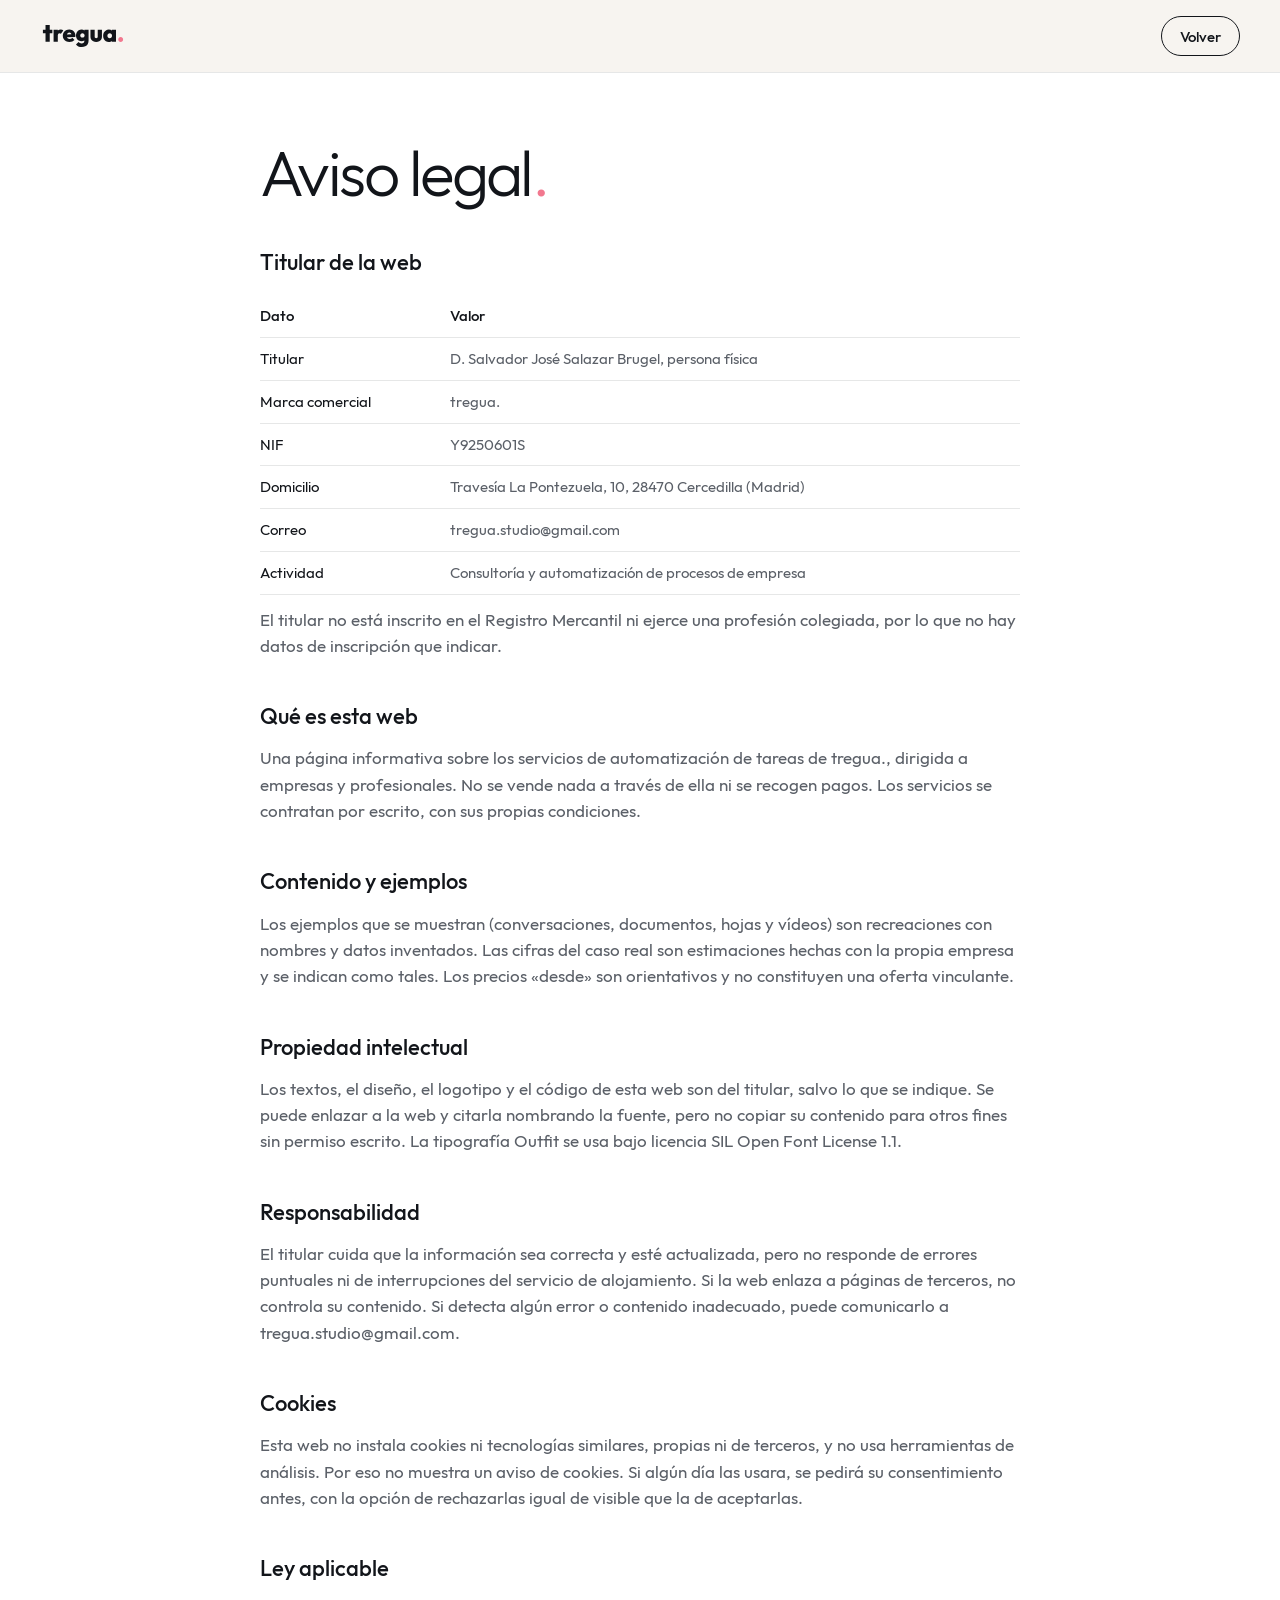
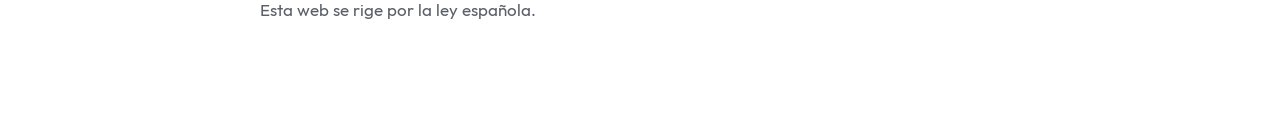
<file: aviso-legal.html>
<!doctype html>
<html lang="es">
<head>
  <meta charset="utf-8">
  <meta name="viewport" content="width=device-width, initial-scale=1">
  <meta http-equiv="Content-Security-Policy" content="default-src 'self'; script-src 'self'; style-src 'self' 'unsafe-inline'; img-src 'self' data:; font-src 'self'; connect-src 'self'; object-src 'none'; base-uri 'self'; form-action 'none'; upgrade-insecure-requests">
  <meta name="referrer" content="strict-origin-when-cross-origin">
  <title>Aviso legal · tregua.</title>
  <meta name="robots" content="noindex">
  <link rel="icon" href="assets/img/icono.svg" type="image/svg+xml">
  <link rel="stylesheet" href="assets/css/estilos.css">
</head>
<body>
<!-- Generado con EMPRENDIMIENTO\_herramientas\generar_legal.py: no editar a mano -->
<header class="cabecera is-scrolled">
  <div class="envoltura cabecera__in">
    <a class="logo" href="index.html" aria-label="tregua. — inicio"><img src="assets/img/tregua-claro.svg" alt="tregua." width="96" height="31"></a>
    <a class="btn btn--borde btn--peq" href="index.html">Volver</a>
  </div>
</header>
<main class="legal">
  <div class="envoltura">
    <h1>Aviso legal<span class="punto">.</span></h1>
<h2>Titular de la web</h2>
<div class="tabla"><table>
<thead>
<tr>
<th>Dato</th>
<th>Valor</th>
</tr>
</thead>
<tbody>
<tr>
<td>Titular</td>
<td>D. Salvador José Salazar Brugel, persona física</td>
</tr>
<tr>
<td>Marca comercial</td>
<td>tregua.</td>
</tr>
<tr>
<td>NIF</td>
<td>Y9250601S</td>
</tr>
<tr>
<td>Domicilio</td>
<td>Travesía La Pontezuela, 10, 28470 Cercedilla (Madrid)</td>
</tr>
<tr>
<td>Correo</td>
<td>tregua.studio@gmail.com</td>
</tr>
<tr>
<td>Actividad</td>
<td>Consultoría y automatización de procesos de empresa</td>
</tr>
</tbody>
</table></div>
<p>El titular no está inscrito en el Registro Mercantil ni ejerce una profesión colegiada, por lo que no hay datos de inscripción que indicar.</p>
<h2>Qué es esta web</h2>
<p>Una página informativa sobre los servicios de automatización de tareas de tregua., dirigida a empresas y profesionales. No se vende nada a través de ella ni se recogen pagos. Los servicios se contratan por escrito, con sus propias condiciones.</p>
<h2>Contenido y ejemplos</h2>
<p>Los ejemplos que se muestran (conversaciones, documentos, hojas y vídeos) son recreaciones con nombres y datos inventados. Las cifras del caso real son estimaciones hechas con la propia empresa y se indican como tales. Los precios «desde» son orientativos y no constituyen una oferta vinculante.</p>
<h2>Propiedad intelectual</h2>
<p>Los textos, el diseño, el logotipo y el código de esta web son del titular, salvo lo que se indique. Se puede enlazar a la web y citarla nombrando la fuente, pero no copiar su contenido para otros fines sin permiso escrito. La tipografía Outfit se usa bajo licencia SIL Open Font License 1.1.</p>
<h2>Responsabilidad</h2>
<p>El titular cuida que la información sea correcta y esté actualizada, pero no responde de errores puntuales ni de interrupciones del servicio de alojamiento. Si la web enlaza a páginas de terceros, no controla su contenido. Si detecta algún error o contenido inadecuado, puede comunicarlo a tregua.studio@gmail.com.</p>
<h2>Cookies</h2>
<p>Esta web no instala cookies ni tecnologías similares, propias ni de terceros, y no usa herramientas de análisis. Por eso no muestra un aviso de cookies. Si algún día las usara, se pedirá su consentimiento antes, con la opción de rechazarlas igual de visible que la de aceptarlas.</p>
<h2>Ley aplicable</h2>
<p>Esta web se rige por la ley española.</p>
  </div>
</main>
</body>
</html>
</file>
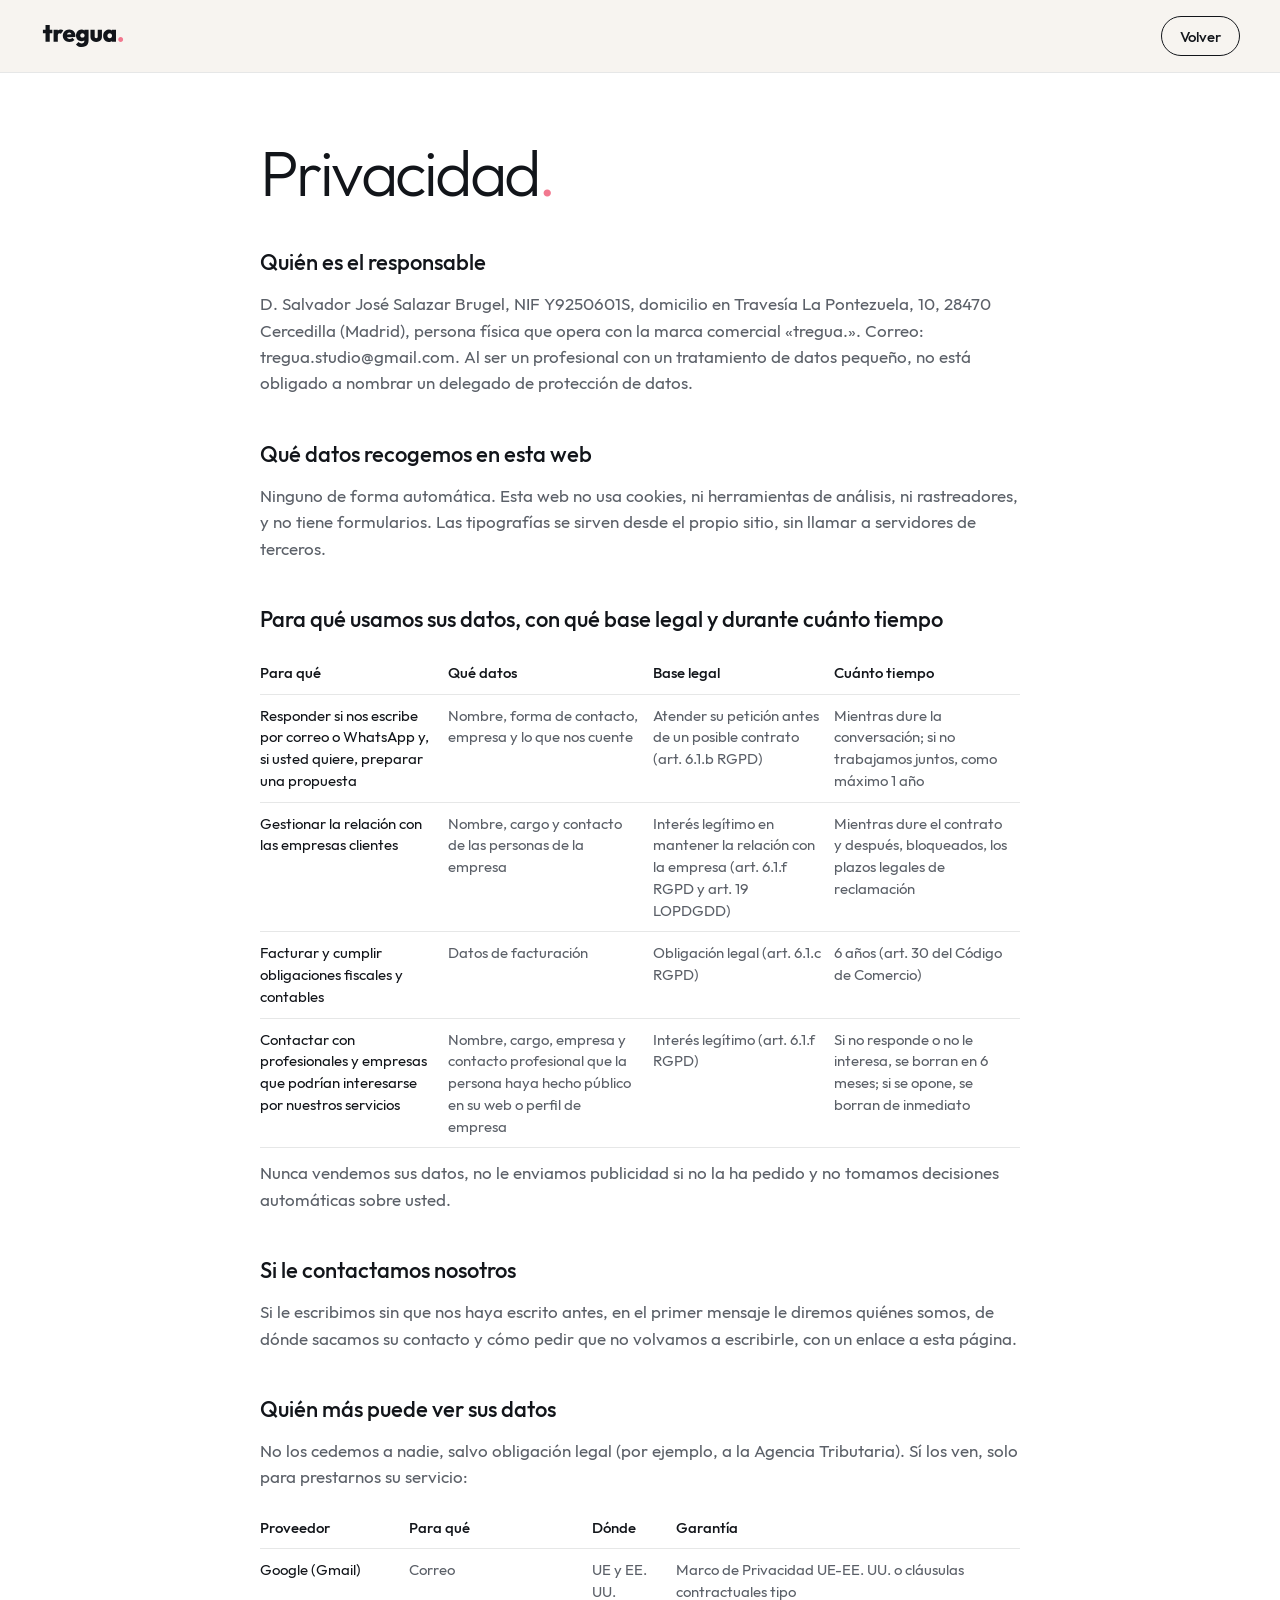
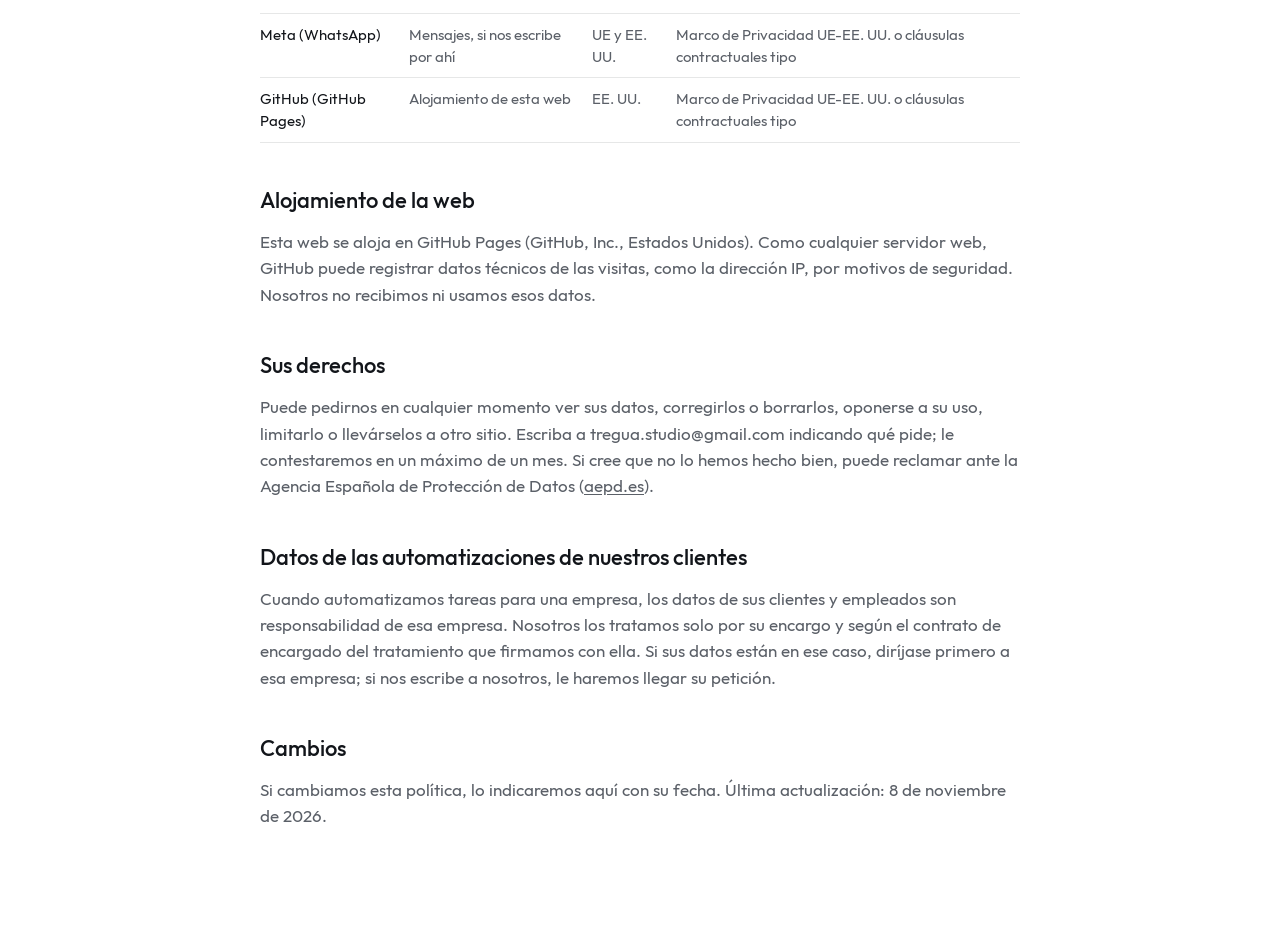
<file: privacidad.html>
<!doctype html>
<html lang="es">
<head>
  <meta charset="utf-8">
  <meta name="viewport" content="width=device-width, initial-scale=1">
  <meta http-equiv="Content-Security-Policy" content="default-src 'self'; script-src 'self'; style-src 'self' 'unsafe-inline'; img-src 'self' data:; font-src 'self'; connect-src 'self'; object-src 'none'; base-uri 'self'; form-action 'none'; upgrade-insecure-requests">
  <meta name="referrer" content="strict-origin-when-cross-origin">
  <title>Privacidad · tregua.</title>
  <meta name="robots" content="noindex">
  <link rel="icon" href="assets/img/icono.svg" type="image/svg+xml">
  <link rel="stylesheet" href="assets/css/estilos.css">
</head>
<body>
<!-- Generado con EMPRENDIMIENTO\_herramientas\generar_legal.py: no editar a mano -->
<header class="cabecera is-scrolled">
  <div class="envoltura cabecera__in">
    <a class="logo" href="index.html" aria-label="tregua. — inicio"><img src="assets/img/tregua-claro.svg" alt="tregua." width="96" height="31"></a>
    <a class="btn btn--borde btn--peq" href="index.html">Volver</a>
  </div>
</header>
<main class="legal">
  <div class="envoltura">
    <h1>Privacidad<span class="punto">.</span></h1>
<h2>Quién es el responsable</h2>
<p>D. Salvador José Salazar Brugel, NIF Y9250601S, domicilio en Travesía La Pontezuela, 10, 28470 Cercedilla (Madrid), persona física que opera con la marca comercial «tregua.». Correo: tregua.studio@gmail.com. Al ser un profesional con un tratamiento de datos pequeño, no está obligado a nombrar un delegado de protección de datos.</p>
<h2>Qué datos recogemos en esta web</h2>
<p>Ninguno de forma automática. Esta web no usa cookies, ni herramientas de análisis, ni rastreadores, y no tiene formularios. Las tipografías se sirven desde el propio sitio, sin llamar a servidores de terceros.</p>
<h2>Para qué usamos sus datos, con qué base legal y durante cuánto tiempo</h2>
<div class="tabla"><table>
<thead>
<tr>
<th>Para qué</th>
<th>Qué datos</th>
<th>Base legal</th>
<th>Cuánto tiempo</th>
</tr>
</thead>
<tbody>
<tr>
<td>Responder si nos escribe por correo o WhatsApp y, si usted quiere, preparar una propuesta</td>
<td>Nombre, forma de contacto, empresa y lo que nos cuente</td>
<td>Atender su petición antes de un posible contrato (art. 6.1.b RGPD)</td>
<td>Mientras dure la conversación; si no trabajamos juntos, como máximo 1 año</td>
</tr>
<tr>
<td>Gestionar la relación con las empresas clientes</td>
<td>Nombre, cargo y contacto de las personas de la empresa</td>
<td>Interés legítimo en mantener la relación con la empresa (art. 6.1.f RGPD y art. 19 LOPDGDD)</td>
<td>Mientras dure el contrato y después, bloqueados, los plazos legales de reclamación</td>
</tr>
<tr>
<td>Facturar y cumplir obligaciones fiscales y contables</td>
<td>Datos de facturación</td>
<td>Obligación legal (art. 6.1.c RGPD)</td>
<td>6 años (art. 30 del Código de Comercio)</td>
</tr>
<tr>
<td>Contactar con profesionales y empresas que podrían interesarse por nuestros servicios</td>
<td>Nombre, cargo, empresa y contacto profesional que la persona haya hecho público en su web o perfil de empresa</td>
<td>Interés legítimo (art. 6.1.f RGPD)</td>
<td>Si no responde o no le interesa, se borran en 6 meses; si se opone, se borran de inmediato</td>
</tr>
</tbody>
</table></div>
<p>Nunca vendemos sus datos, no le enviamos publicidad si no la ha pedido y no tomamos decisiones automáticas sobre usted.</p>
<h2>Si le contactamos nosotros</h2>
<p>Si le escribimos sin que nos haya escrito antes, en el primer mensaje le diremos quiénes somos, de dónde sacamos su contacto y cómo pedir que no volvamos a escribirle, con un enlace a esta página.</p>
<h2>Quién más puede ver sus datos</h2>
<p>No los cedemos a nadie, salvo obligación legal (por ejemplo, a la Agencia Tributaria). Sí los ven, solo para prestarnos su servicio:</p>
<div class="tabla"><table>
<thead>
<tr>
<th>Proveedor</th>
<th>Para qué</th>
<th>Dónde</th>
<th>Garantía</th>
</tr>
</thead>
<tbody>
<tr>
<td>Google (Gmail)</td>
<td>Correo</td>
<td>UE y EE. UU.</td>
<td>Marco de Privacidad UE-EE. UU. o cláusulas contractuales tipo</td>
</tr>
<tr>
<td>Meta (WhatsApp)</td>
<td>Mensajes, si nos escribe por ahí</td>
<td>UE y EE. UU.</td>
<td>Marco de Privacidad UE-EE. UU. o cláusulas contractuales tipo</td>
</tr>
<tr>
<td>GitHub (GitHub Pages)</td>
<td>Alojamiento de esta web</td>
<td>EE. UU.</td>
<td>Marco de Privacidad UE-EE. UU. o cláusulas contractuales tipo</td>
</tr>
</tbody>
</table></div>
<h2>Alojamiento de la web</h2>
<p>Esta web se aloja en GitHub Pages (GitHub, Inc., Estados Unidos). Como cualquier servidor web, GitHub puede registrar datos técnicos de las visitas, como la dirección IP, por motivos de seguridad. Nosotros no recibimos ni usamos esos datos.</p>
<h2>Sus derechos</h2>
<p>Puede pedirnos en cualquier momento ver sus datos, corregirlos o borrarlos, oponerse a su uso, limitarlo o llevárselos a otro sitio. Escriba a tregua.studio@gmail.com indicando qué pide; le contestaremos en un máximo de un mes. Si cree que no lo hemos hecho bien, puede reclamar ante la Agencia Española de Protección de Datos (<a href="https://www.aepd.es">aepd.es</a>).</p>
<h2>Datos de las automatizaciones de nuestros clientes</h2>
<p>Cuando automatizamos tareas para una empresa, los datos de sus clientes y empleados son responsabilidad de esa empresa. Nosotros los tratamos solo por su encargo y según el contrato de encargado del tratamiento que firmamos con ella. Si sus datos están en ese caso, diríjase primero a esa empresa; si nos escribe a nosotros, le haremos llegar su petición.</p>
<h2>Cambios</h2>
<p>Si cambiamos esta política, lo indicaremos aquí con su fecha. Última actualización: 8 de noviembre de 2026.</p>
  </div>
</main>
</body>
</html>
</file>
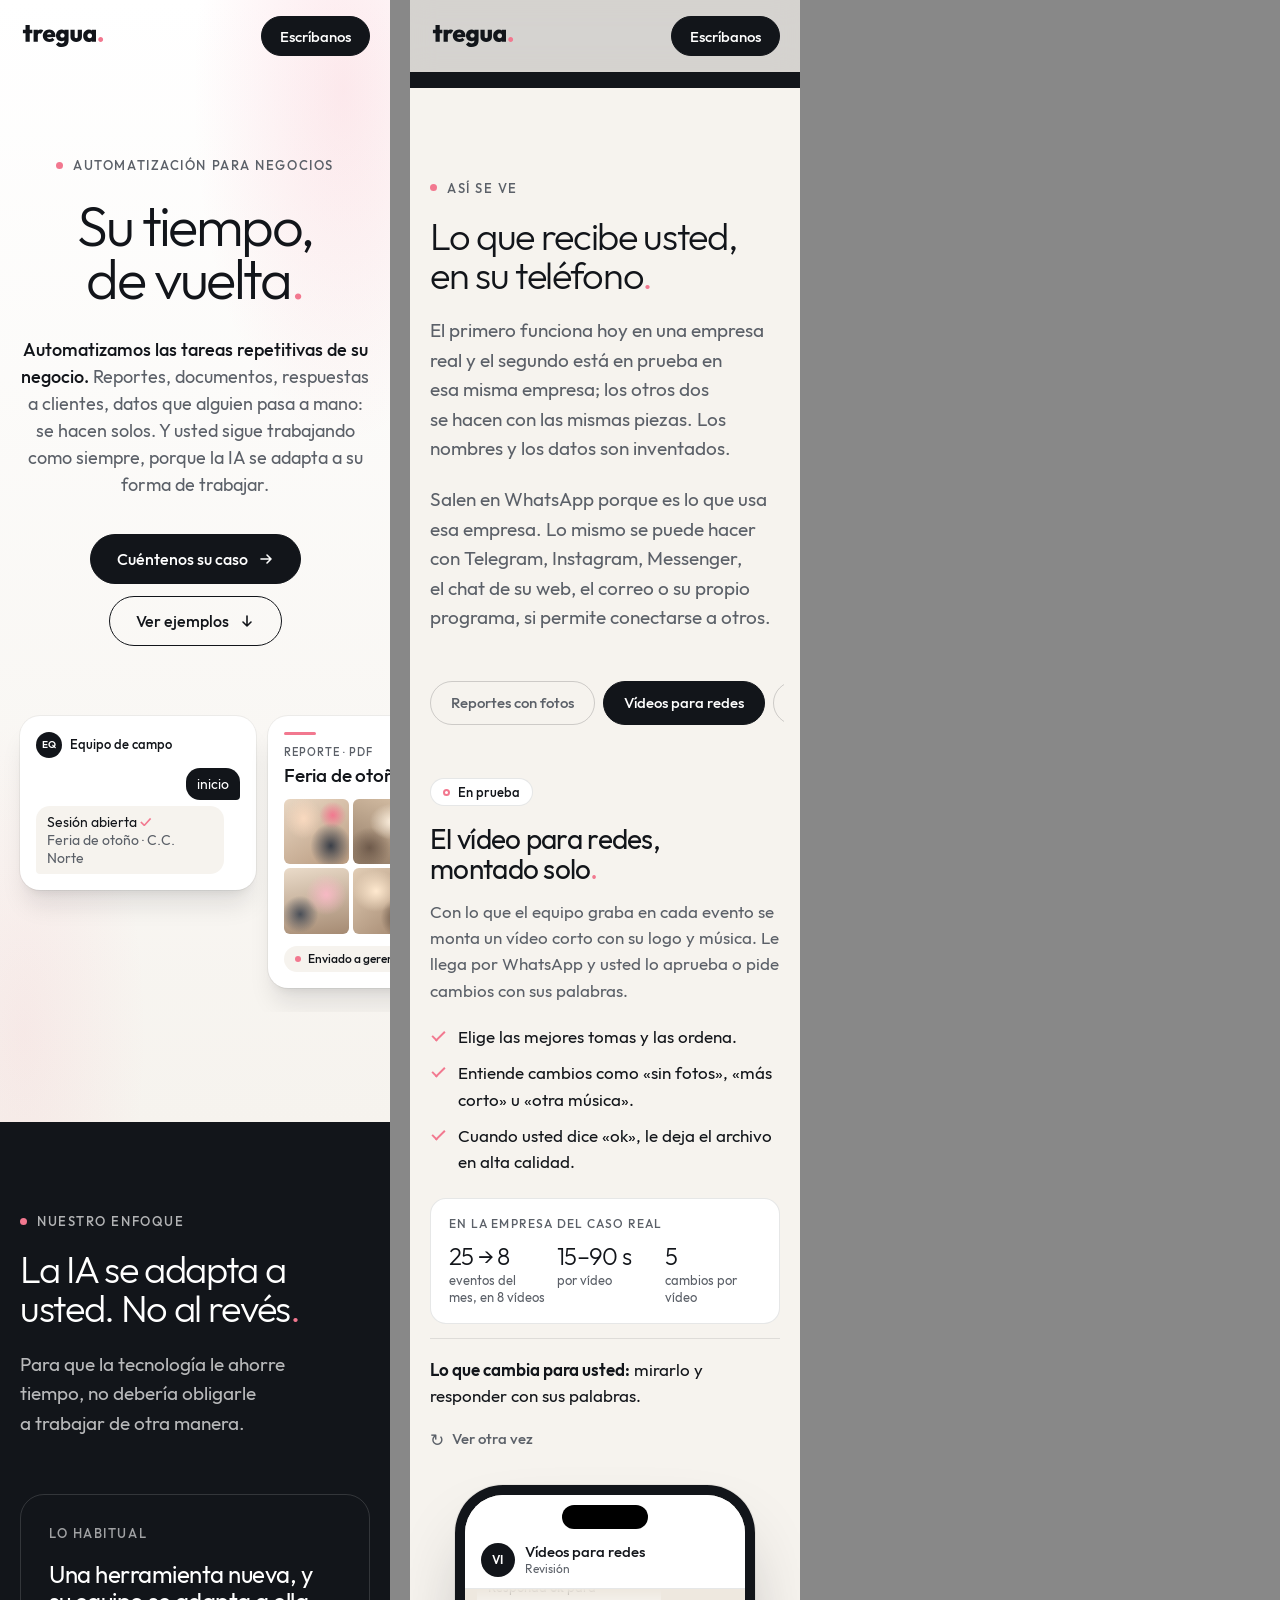
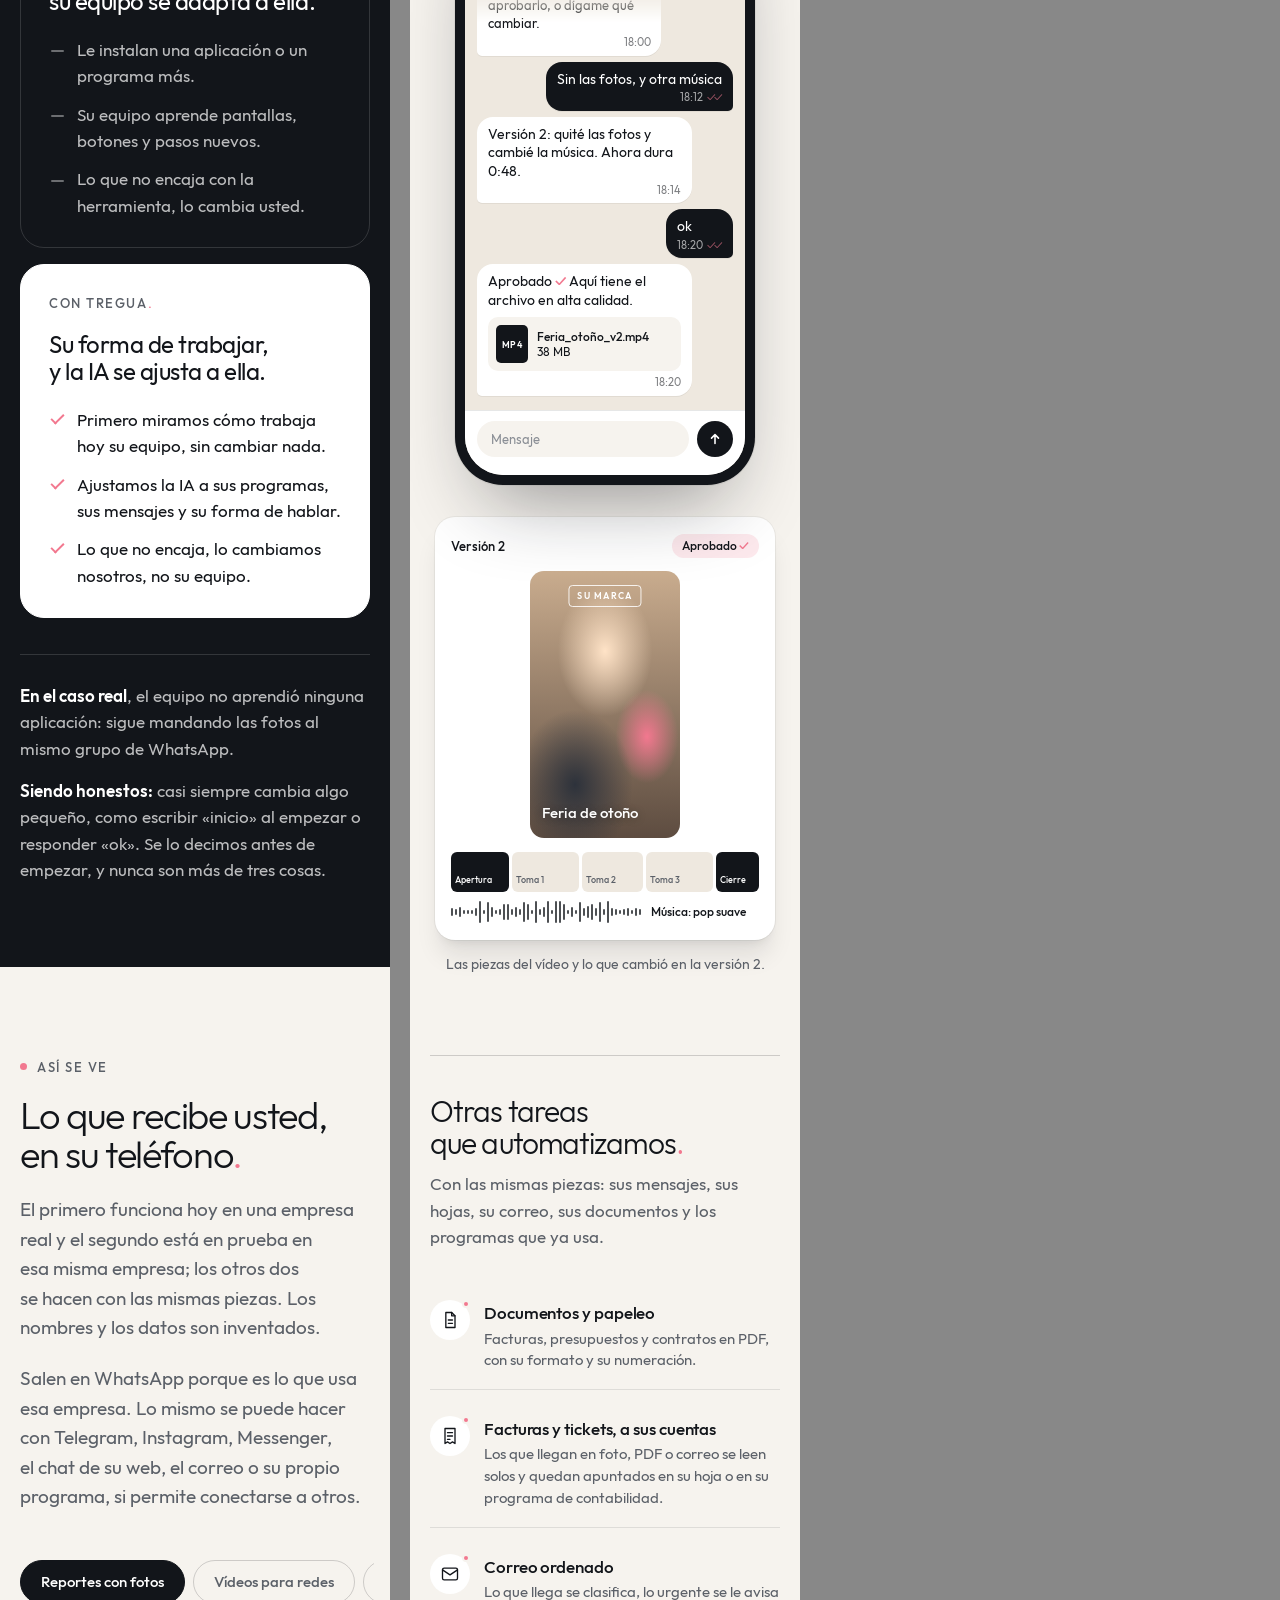
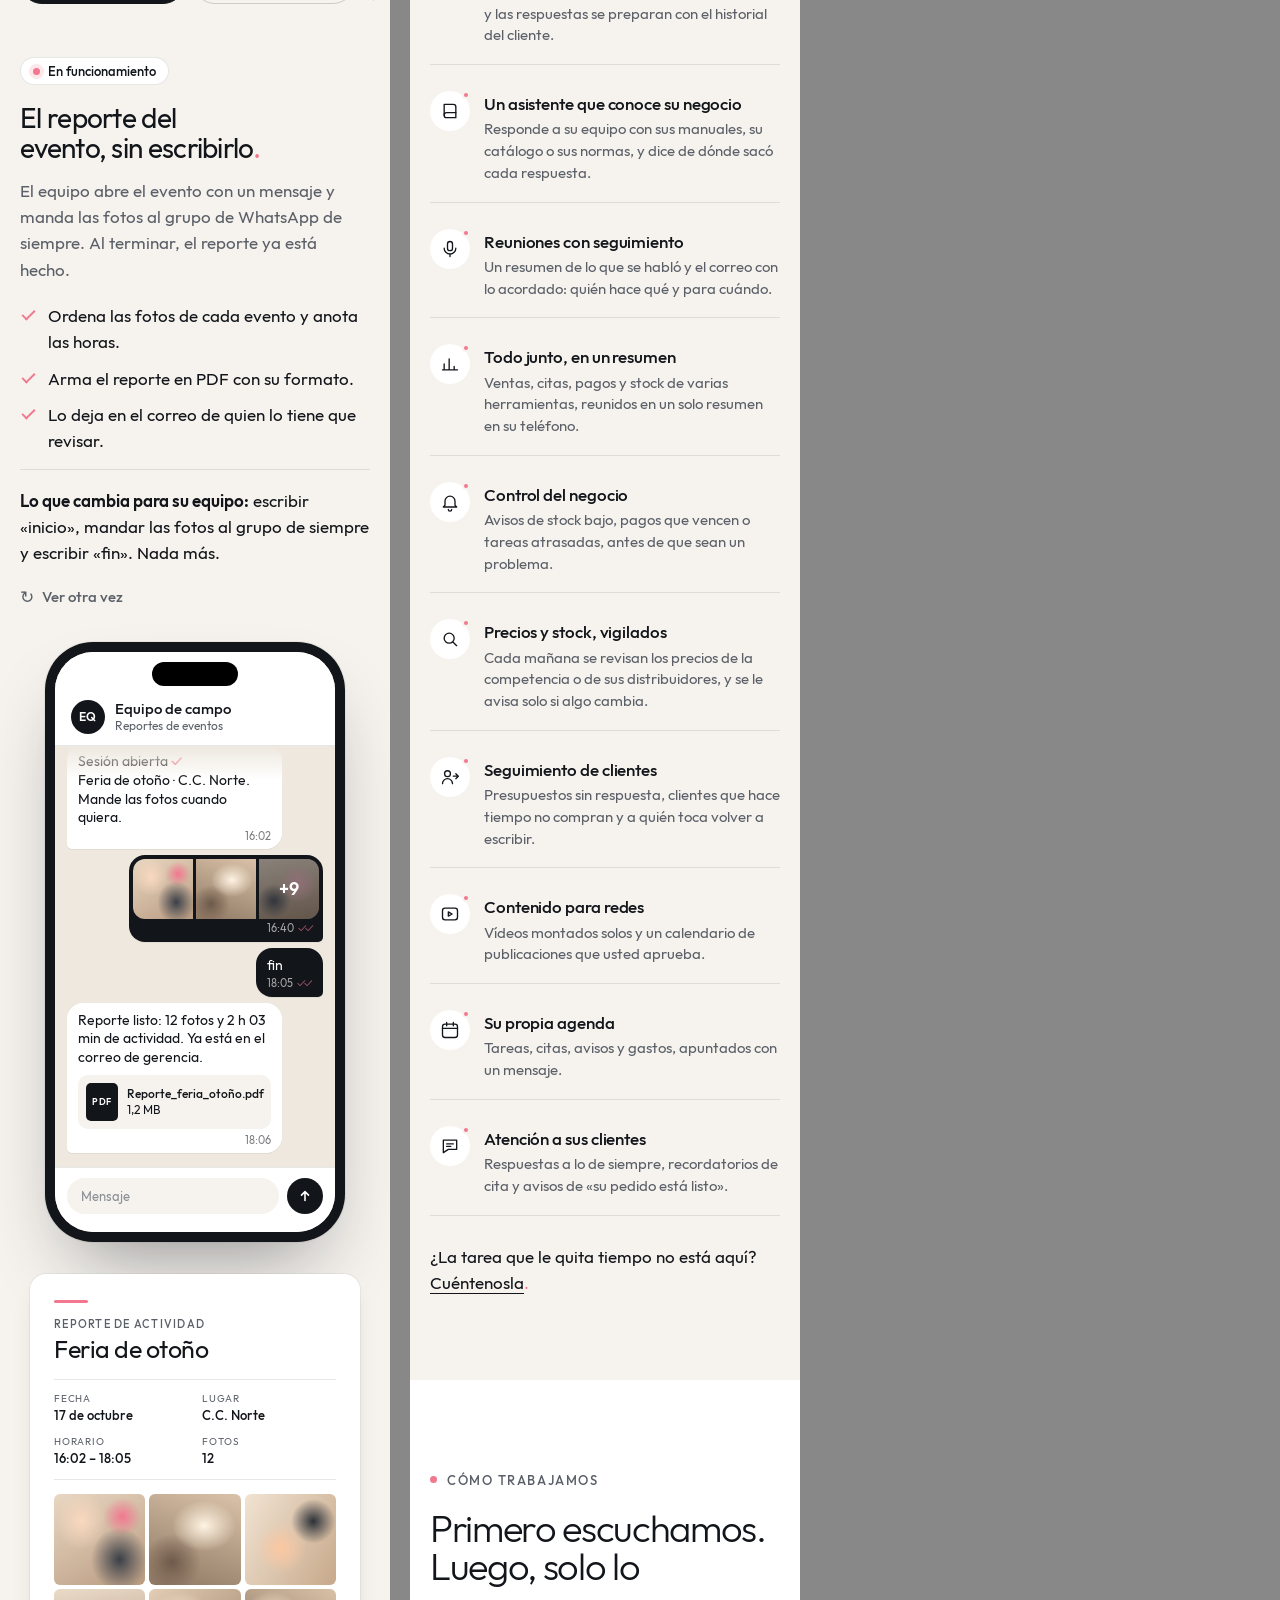
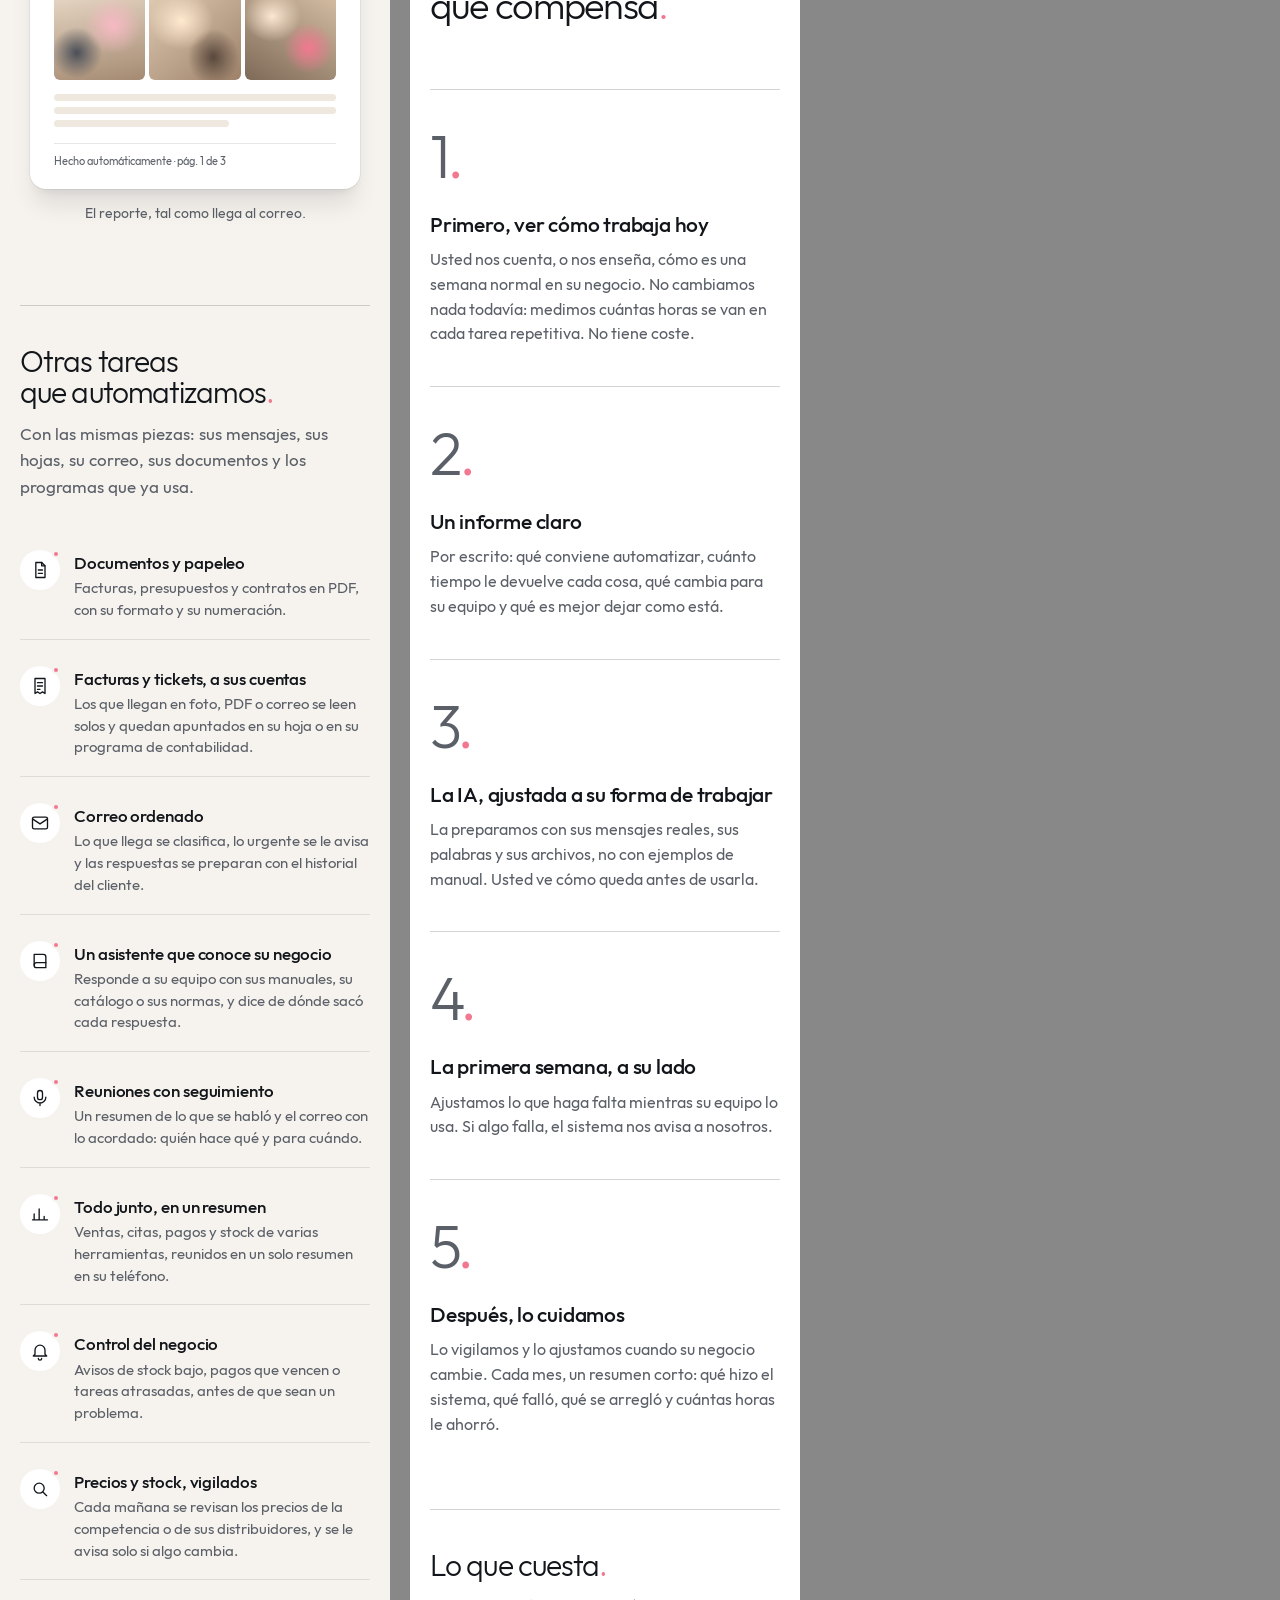
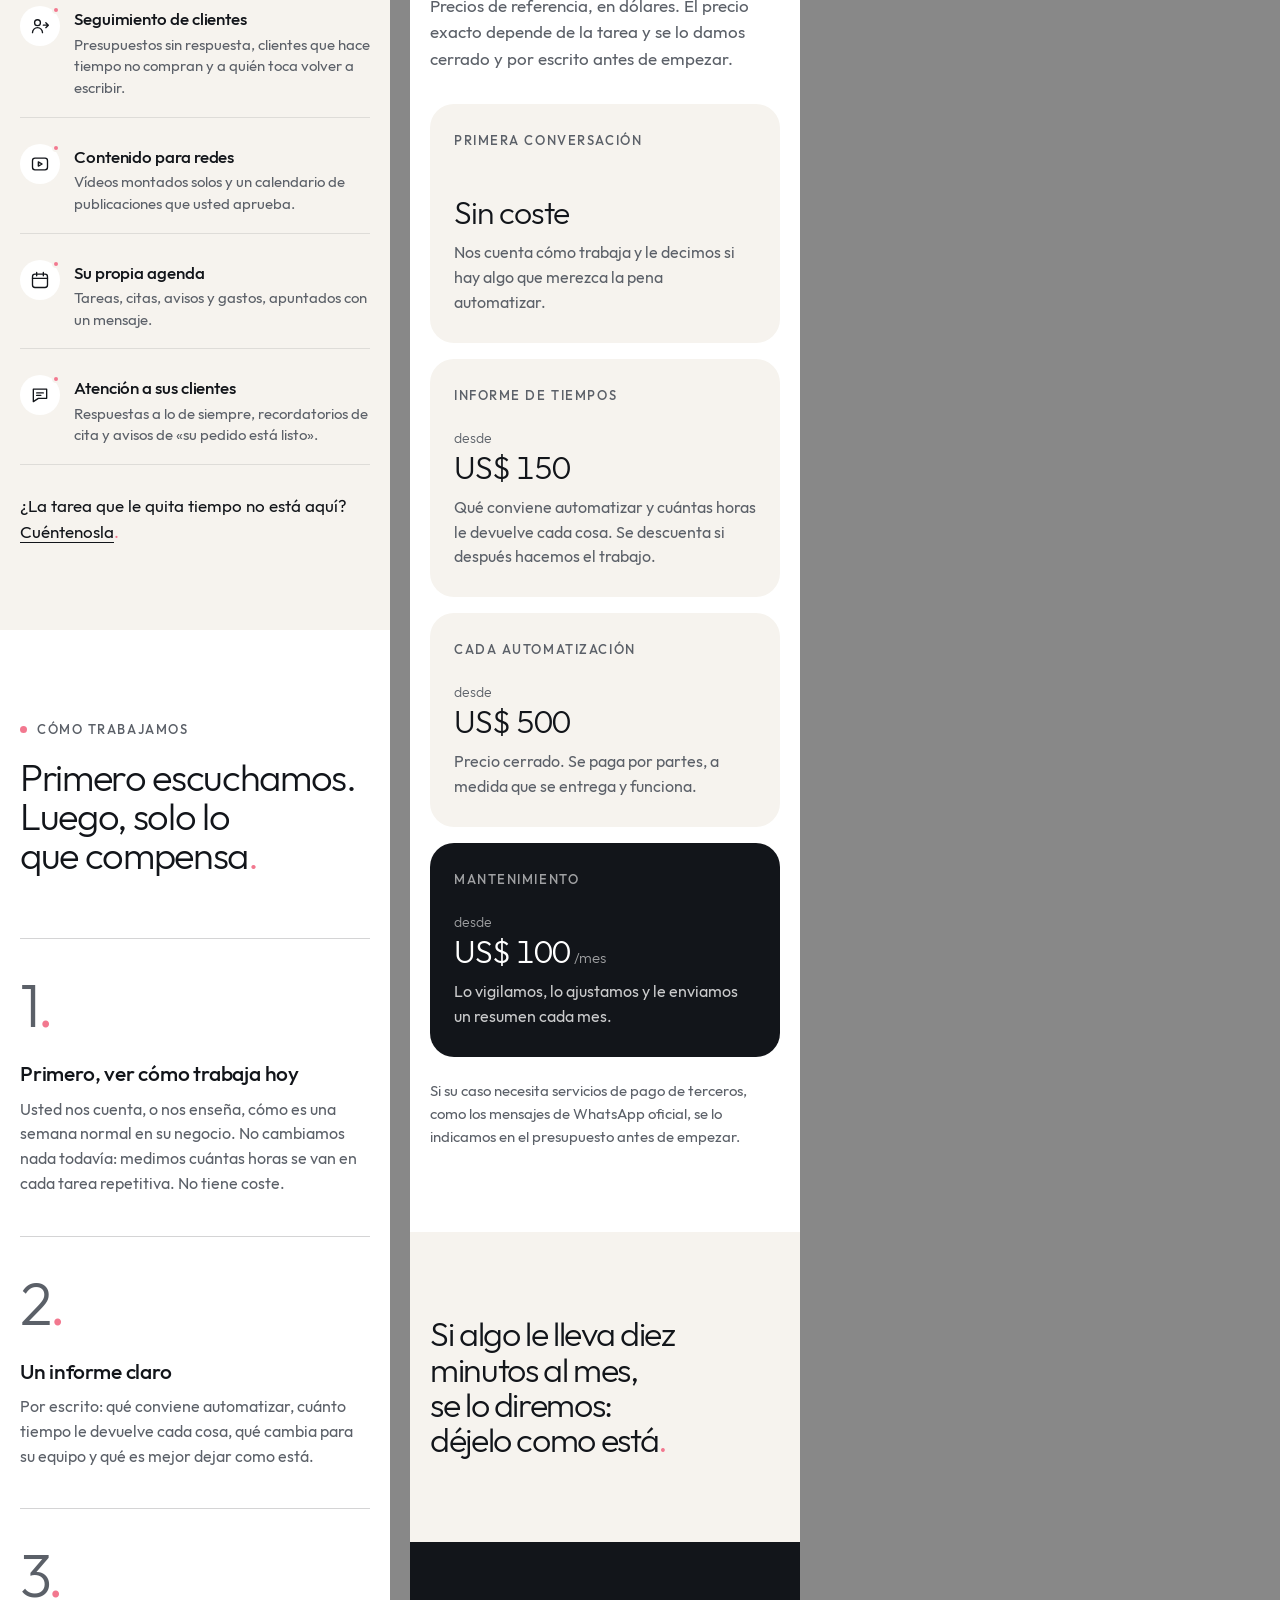
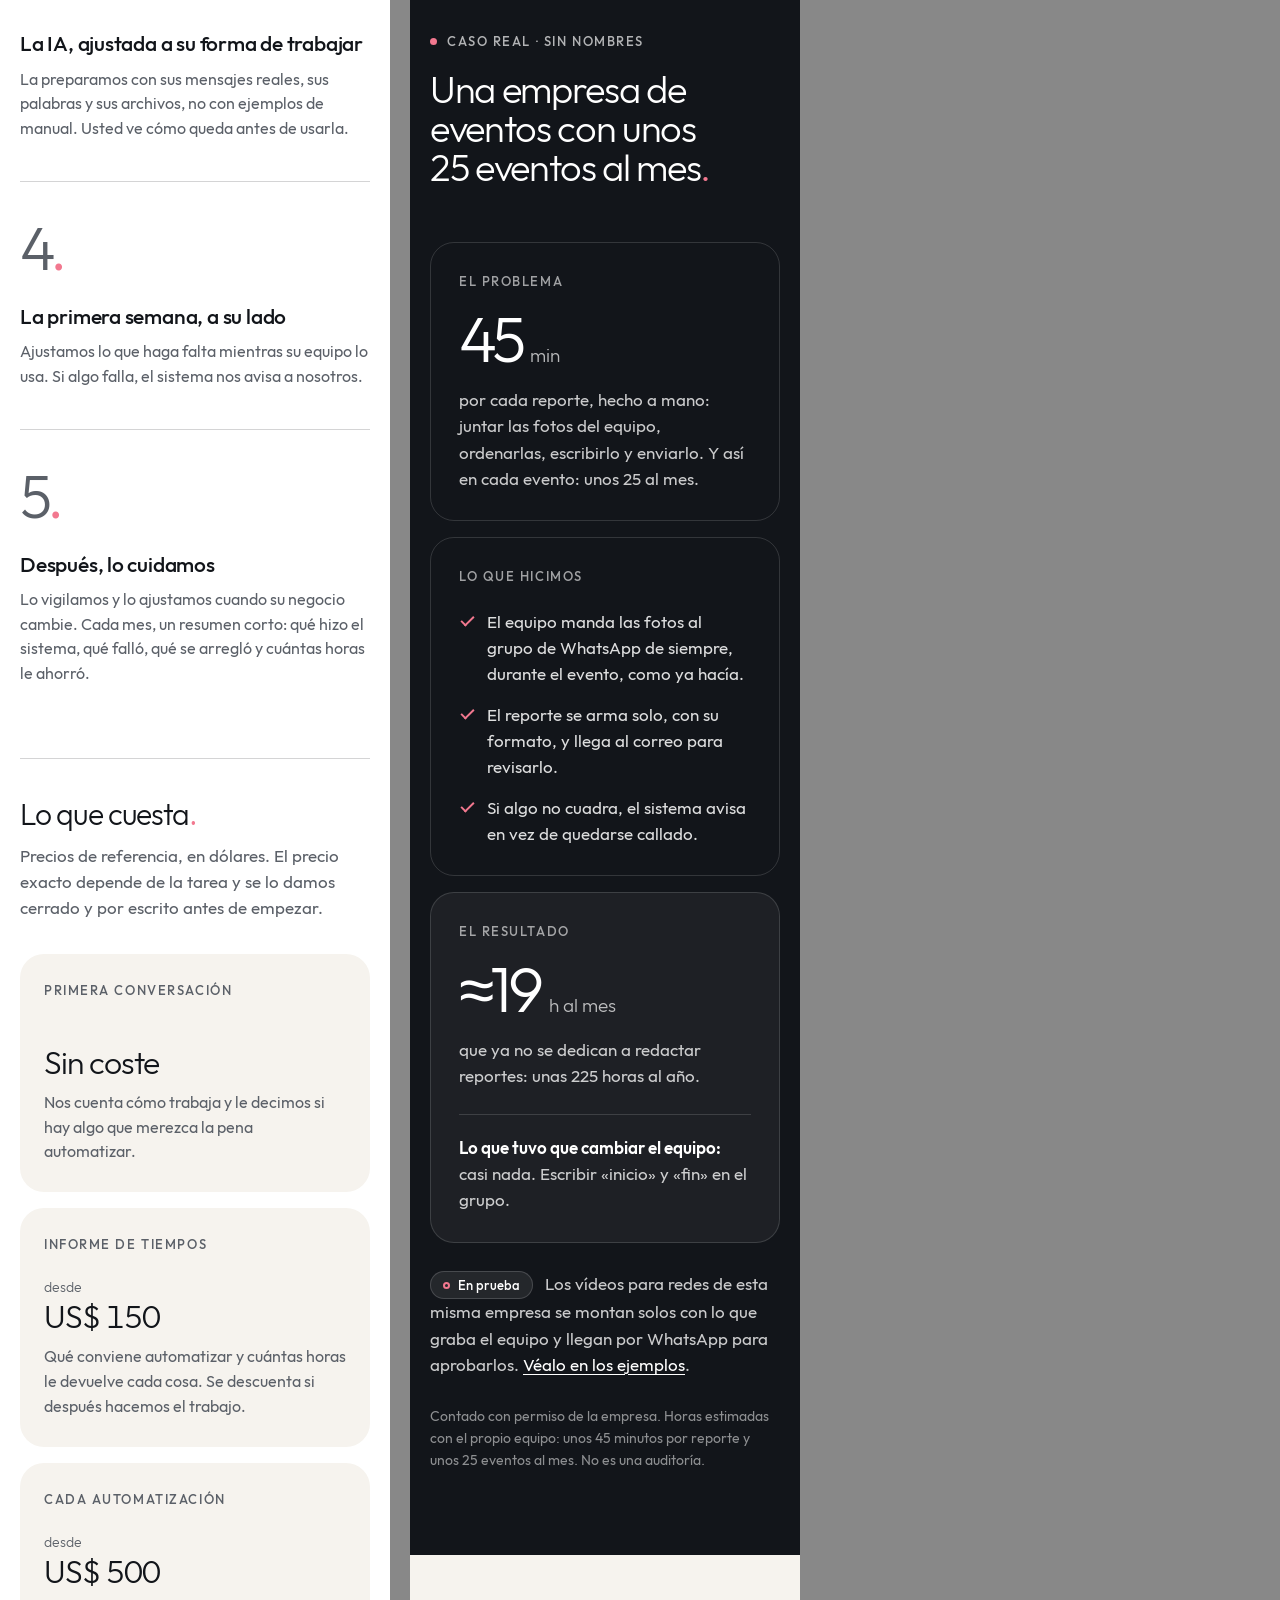
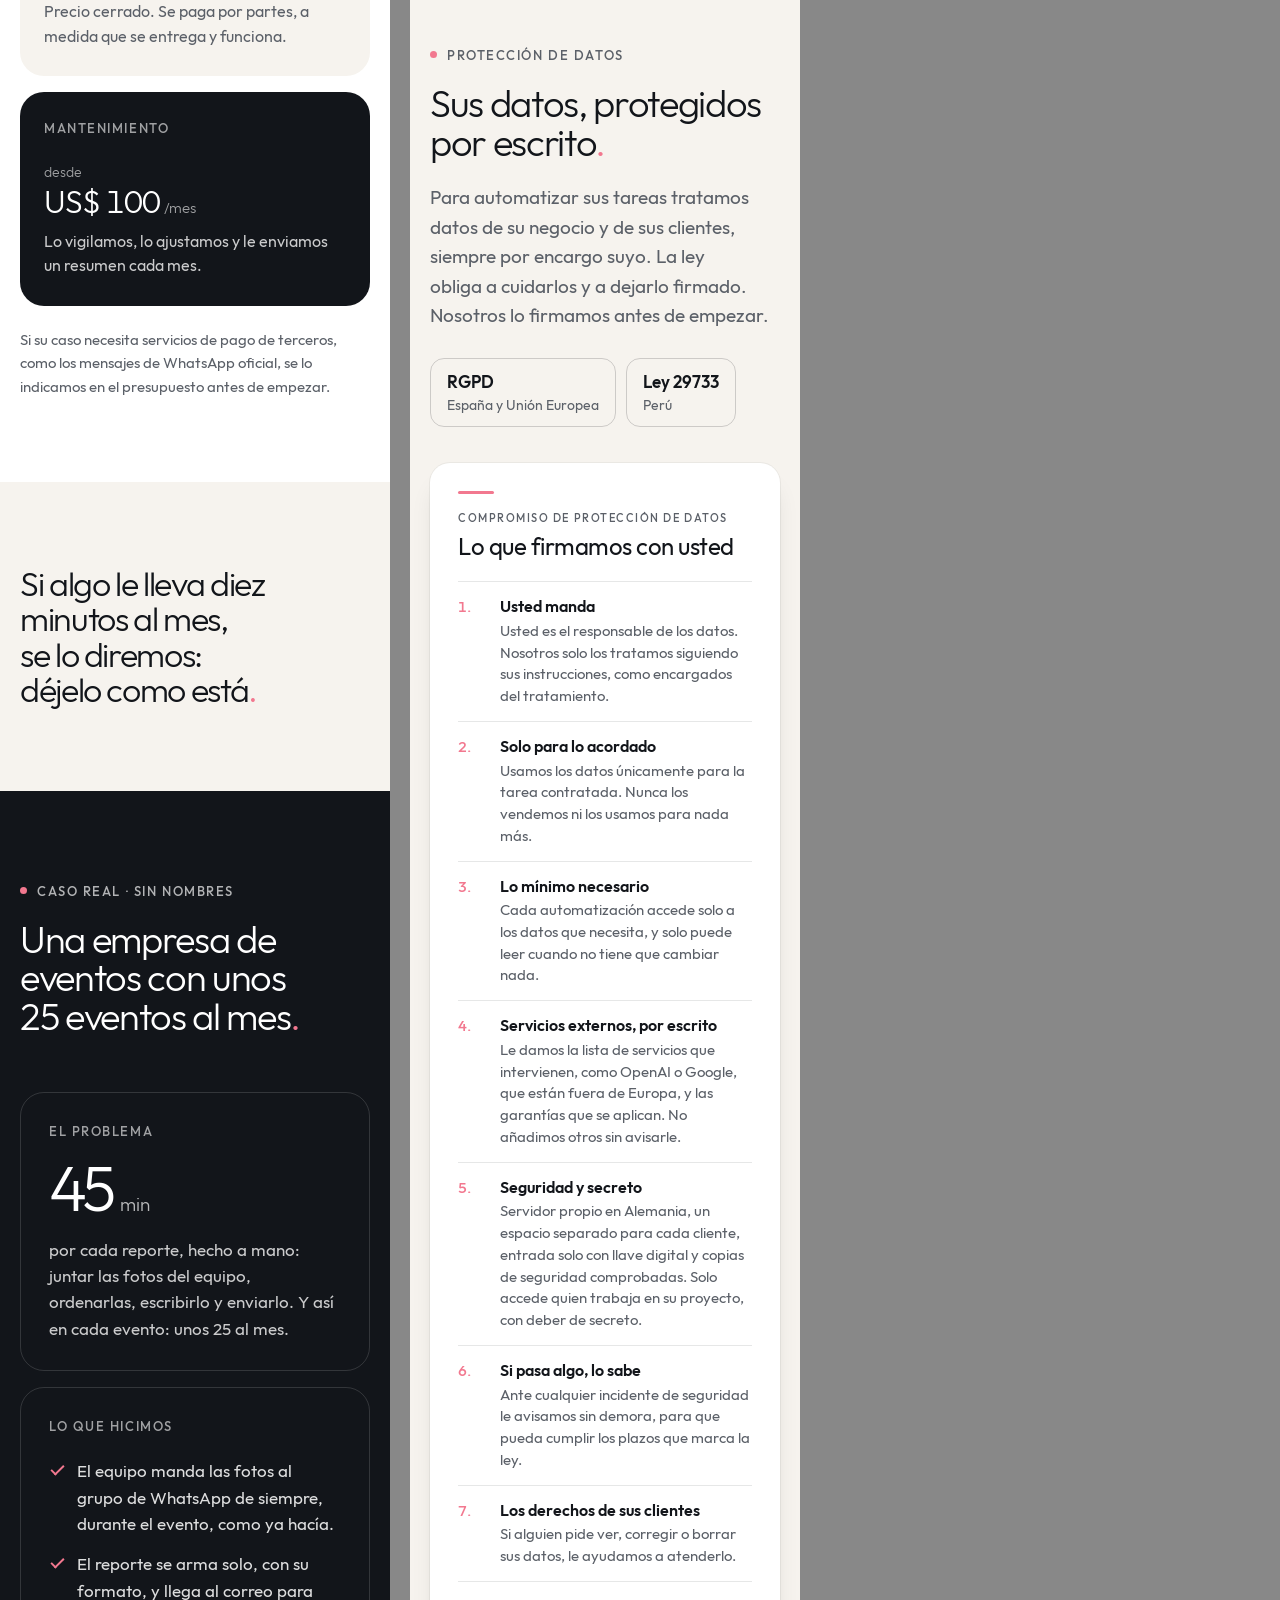
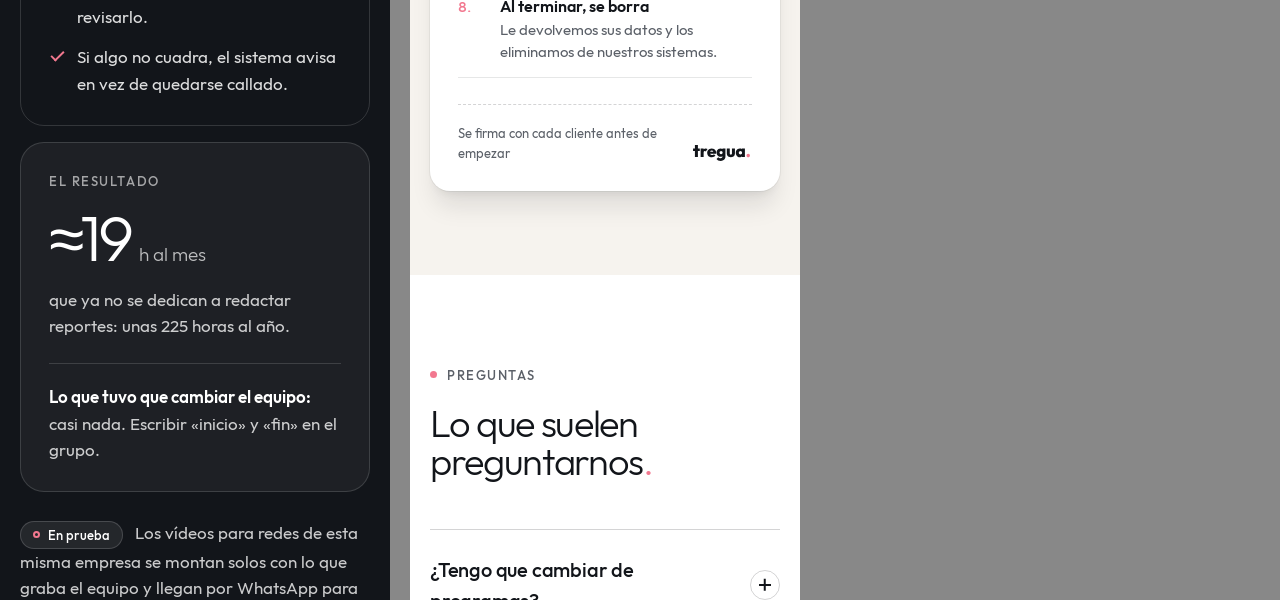
<file: herramientas/marco_movil.html>
<!doctype html><html><head><meta charset="utf-8"><style>body{margin:0;background:#888;display:flex;gap:20px;align-items:flex-start}iframe{border:0;background:#fff}</style></head>
<body><iframe src="../index.html?estatico" width="390" height="11800"></iframe><iframe src="../index.html?estatico#ejemplo-videos" width="390" height="11800"></iframe></body></html>
</file>
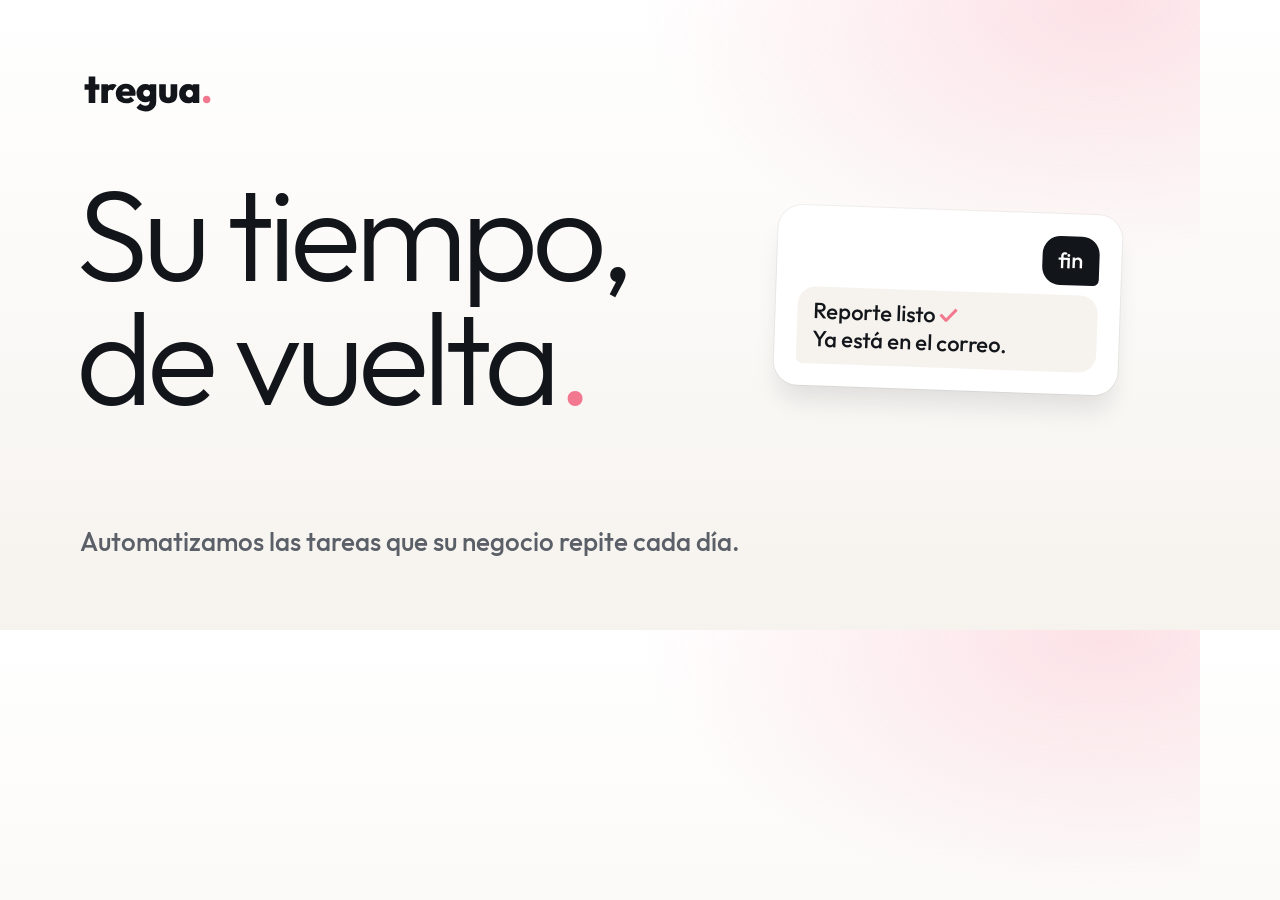
<file: herramientas/og.html>
<!doctype html>
<html lang="es"><head><meta charset="utf-8">
<style>
@font-face{font-family:Outfit;src:url("../assets/fonts/outfit-light.woff2") format("woff2");font-weight:300}
@font-face{font-family:Outfit;src:url("../assets/fonts/outfit-medium.woff2") format("woff2");font-weight:500}
html,body{margin:0;width:1200px;height:630px;overflow:hidden}
body{position:relative;font-family:Outfit,Arial,sans-serif;color:#12151A;background:
 radial-gradient(55% 60% at 92% 0%, rgba(242,120,143,.22), transparent 70%),
 linear-gradient(180deg,#fff,#F6F3EE)}
.logo{position:absolute;left:80px;top:72px;height:44px}
h1{position:absolute;left:76px;top:170px;margin:0;font-weight:300;font-size:132px;line-height:.94;letter-spacing:-.045em}
h1 span{color:#F2788F}
p{position:absolute;left:80px;bottom:72px;margin:0;font-size:26px;font-weight:500;color:#5B6068}
.burbuja{position:absolute;right:80px;top:210px;width:300px;padding:22px;border-radius:24px;background:#fff;box-shadow:0 0 0 1px rgba(18,21,26,.05),0 20px 25px -5px rgba(18,21,26,.10);font-size:22px;line-height:1.3;transform:rotate(2deg)}
.out{margin-left:auto;width:fit-content;padding:10px 16px;border-radius:18px;border-bottom-right-radius:6px;background:#12151A;color:#fff}
.in{margin-top:10px;padding:10px 16px;border-radius:18px;border-bottom-left-radius:6px;background:#F6F3EE}
.in b{color:#F2788F}
</style></head>
<body>
<img class="logo" src="../assets/img/tregua-claro.svg" alt="">
<h1>Su tiempo,<br>de vuelta<span>.</span></h1>
<div class="burbuja"><div class="out">fin</div><div class="in">Reporte listo <b>✓</b><br>Ya está en el correo.</div></div>
<p>Automatizamos las tareas que su negocio repite cada día.</p>
</body></html>
</file>
<file: assets/css/estilos.css>
/* tregua. — web de una página
   Marca: Outfit · negro tinta #12151A · blanco · blanco cálido #F6F3EE · rosa #F2788F (solo acento, ~10 %).
   Referencias de estilo: editorial monocromo con botones píldora (monopo) + piezas de producto flotantes (Steep). */

@font-face { font-family: "Outfit"; src: url("../fonts/outfit-light.woff2") format("woff2"); font-weight: 300; font-style: normal; font-display: swap; }
@font-face { font-family: "Outfit"; src: url("../fonts/outfit-regular.woff2") format("woff2"); font-weight: 400; font-style: normal; font-display: swap; }
@font-face { font-family: "Outfit"; src: url("../fonts/outfit-medium.woff2") format("woff2"); font-weight: 500; font-style: normal; font-display: swap; }
@font-face { font-family: "Outfit"; src: url("../fonts/outfit-semibold.woff2") format("woff2"); font-weight: 600; font-style: normal; font-display: swap; }
@font-face { font-family: "Outfit"; src: url("../fonts/outfit-extrabold.woff2") format("woff2"); font-weight: 800; font-style: normal; font-display: swap; }

:root {
  --tinta: #12151A;
  --tinta-2: #2A2E35;
  --blanco: #FFFFFF;
  --calido: #F6F3EE;
  --calido-2: #EEE8DF;
  --calido-3: #E3DBCF;
  --rosa: #F2788F;
  --rosa-suave: #FDE9ED;
  --gris: #5B6068;
  --gris-2: #8A8E95;
  --linea: rgba(18, 21, 26, .10);
  --linea-2: rgba(18, 21, 26, .18);
  --sombra: 0 0 0 1px rgba(18, 21, 26, .05), 0 20px 25px -5px rgba(18, 21, 26, .10), 0 8px 10px -6px rgba(18, 21, 26, .08);
  --sombra-telefono: 0 0 0 1px rgba(18, 21, 26, .06), 0 40px 80px -30px rgba(18, 21, 26, .45);
  --curva: cubic-bezier(.19, 1, .22, 1);
  --max: 1200px;
  --margen: clamp(20px, 4vw, 40px);
  --fuente: "Outfit", Arial, sans-serif;
}

/* ---------- base ---------- */
*, *::before, *::after { box-sizing: border-box; }
html { -webkit-text-size-adjust: 100%; scroll-behavior: smooth; scroll-padding-top: 88px; }
body { margin: 0; font-family: var(--fuente); font-size: 17px; line-height: 1.55; color: var(--tinta); background: var(--blanco); -webkit-font-smoothing: antialiased; text-rendering: optimizeLegibility; overflow-x: hidden; }
img, svg { display: block; max-width: 100%; }
a { color: inherit; }
h1, h2, h3, p, ul, ol, dl, dd, blockquote { margin: 0; }
ul, ol { padding: 0; list-style: none; }
button { font: inherit; color: inherit; }
b { font-weight: 600; }
[hidden] { display: none !important; }
h1, h2, h3, .cita p, .cabeza > p, .contacto__texto { text-wrap: balance; }
:focus-visible { outline: 2px solid var(--rosa); outline-offset: 3px; border-radius: 6px; }

.envoltura { width: min(var(--max), 100% - 2 * var(--margen)); margin-inline: auto; }
.punto { color: var(--rosa); }
.ok { color: var(--rosa); font-weight: 600; }
.tenue { color: var(--gris); }

.saltar { position: absolute; left: 16px; top: -60px; z-index: 100; background: var(--tinta); color: #fff; padding: 10px 16px; border-radius: 999px; text-decoration: none; }
.saltar:focus { top: 12px; }

/* ---------- botones ---------- */
.btn { --alto: 50px; display: inline-flex; align-items: center; justify-content: center; gap: 10px; height: var(--alto); padding: 0 26px; border-radius: 999px; border: 1px solid var(--tinta); font: 500 16px/1 var(--fuente); text-decoration: none; white-space: nowrap; cursor: pointer; transition: background-color .5s var(--curva), color .5s var(--curva), border-color .5s var(--curva); }
.btn--lleno { background: var(--tinta); color: #fff; }
.btn--lleno:hover { background: #000; }
.btn--borde { background: transparent; color: var(--tinta); }
.btn--borde:hover { background: var(--tinta); color: #fff; }
.btn--peq { --alto: 40px; padding: 0 18px; font-size: 15px; }
.btn .flecha { transition: transform .6s var(--curva); }
.btn:hover .flecha { transform: translateX(3px); }
.btn:hover .flecha--abajo { transform: translateY(3px); }
.acciones { display: flex; flex-wrap: wrap; gap: 12px; justify-content: center; margin-top: 36px; }
.acciones--izq { justify-content: flex-start; }

/* ---------- textos comunes ---------- */
.antetitulo { display: inline-flex; align-items: center; gap: 10px; font-size: 13px; font-weight: 500; letter-spacing: .12em; text-transform: uppercase; color: var(--gris); }
.antetitulo::before { content: ""; width: 7px; height: 7px; border-radius: 50%; background: var(--rosa); flex: none; }
.antetitulo--claro { color: rgba(255, 255, 255, .68); }
@media (max-width: 520px) { .solo-ancho { display: none; } }

.seccion { padding: clamp(84px, 10vw, 140px) 0; }
.seccion--calida { background: var(--calido); }
.seccion--tinta { background: var(--tinta); color: #fff; }
.cabeza { max-width: 820px; }
.cabeza h2 { margin-top: 18px; font-weight: 300; font-size: clamp(38px, 5.4vw, 70px); line-height: 1.02; letter-spacing: -.035em; }
.cabeza > p:not(.antetitulo) { margin-top: 22px; max-width: 640px; font-size: 19px; color: var(--gris); }

/* ---------- cabecera ---------- */
.cabecera { position: fixed; inset: 0 0 auto; z-index: 50; padding-top: env(safe-area-inset-top, 0px); transition: background-color .6s var(--curva), box-shadow .6s var(--curva); }
.cabecera.is-scrolled { background: rgba(246, 243, 238, .86); -webkit-backdrop-filter: saturate(1.4) blur(14px); backdrop-filter: saturate(1.4) blur(14px); box-shadow: 0 1px 0 var(--linea); }
.cabecera__in { display: flex; align-items: center; justify-content: space-between; gap: 24px; height: 72px; }
.logo { display: block; flex: none; border-radius: 4px; }
.logo img { height: 28px; width: auto; }
.nav { display: flex; gap: 30px; font-size: 15px; }
.nav a { text-decoration: none; color: var(--gris); transition: color .3s; }
.nav a:hover { color: var(--tinta); }
@media (max-width: 1100px) { .nav { display: none; } }

/* ---------- portada ---------- */
.portada { position: relative; padding: 150px 0 110px; overflow: hidden;
  background:
    radial-gradient(55% 45% at 88% 8%, rgba(242, 120, 143, .16), transparent 70%),
    radial-gradient(45% 40% at 6% 92%, rgba(242, 120, 143, .09), transparent 70%),
    linear-gradient(180deg, #FFFFFF 0%, var(--calido) 100%); }
.portada__in { position: relative; }
.portada__texto { position: relative; z-index: 2; max-width: 760px; margin-inline: auto; text-align: center; }
.portada h1 { margin-top: 24px; font-weight: 300; font-size: clamp(56px, 9.4vw, 132px); line-height: .94; letter-spacing: -.045em; }
.entrada { margin: 30px auto 0; max-width: 590px; font-size: clamp(18px, 1.55vw, 20px); line-height: 1.5; color: var(--gris); }
.entrada b { font-weight: 500; color: var(--tinta); }

/* piezas flotantes */
.collage { position: relative; margin-top: 64px; display: grid; grid-template-columns: repeat(2, minmax(0, 1fr)); gap: 16px; max-width: 640px; margin-inline: auto; align-items: start; }
.pieza { background: #fff; border-radius: 20px; box-shadow: var(--sombra); padding: 16px; font-size: 13.5px; line-height: 1.35; }
.pieza__cab { display: flex; align-items: center; gap: 8px; font-weight: 500; font-size: 13px; margin-bottom: 10px; }
.pieza__etq { font-size: 11px; font-weight: 500; letter-spacing: .1em; text-transform: uppercase; color: var(--gris); }
.pieza__tit { margin: 4px 0 10px; font-size: 19px; font-weight: 500; letter-spacing: -.01em; }
.pieza__tit--peq { font-size: 16px; margin-bottom: 4px; }
.pieza__numero { margin-top: 6px; font-size: 50px; font-weight: 300; letter-spacing: -.05em; line-height: 1; }
.pieza__texto { margin-top: 6px; color: var(--gris); }
.pieza__linea { width: 32px; height: 3px; border-radius: 3px; background: var(--rosa); margin-bottom: 10px; }
.pieza--video { display: flex; gap: 14px; align-items: center; }
.mini-msg { max-width: 92%; width: fit-content; padding: 7px 11px; border-radius: 14px; font-size: 13.5px; margin-top: 6px; }
.mini-msg--out { margin-left: auto; background: var(--tinta); color: #fff; border-bottom-right-radius: 4px; }
.mini-msg--in { background: var(--calido); border-bottom-left-radius: 4px; }
.chip { display: inline-flex; align-items: center; gap: 7px; margin-top: 12px; padding: 5px 11px; border-radius: 999px; background: var(--calido); font-size: 12px; font-weight: 500; }
.chip__punto { width: 6px; height: 6px; border-radius: 50%; background: var(--rosa); }

@media (min-width: 1180px) {
  .portada { padding: 168px 0 120px; }
  .portada__in { min-height: 620px; }
  .collage { position: absolute; inset: 0; margin: 0; max-width: none; display: block; pointer-events: none; }
  .pieza { position: absolute; width: 236px; }
  .pieza--chat { left: 0; top: -12px; }
  .pieza--doc { right: 6px; top: -36px; width: 216px; }
  .pieza--cifra { left: 30px; bottom: 6px; width: 214px; }
  .pieza--video { right: 0; bottom: -4px; width: 262px; }
  .flota { animation: flotar 7s ease-in-out infinite alternate; transform: rotate(var(--r, 0deg)); }
}
@keyframes flotar { from { transform: translate3d(0, 0, 0) rotate(var(--r, 0deg)); } to { transform: translate3d(0, -12px, 0) rotate(var(--r, 0deg)); } }
@media (max-width: 640px) {
  .collage { display: flex; overflow-x: auto; scroll-snap-type: x mandatory; gap: 12px; margin-inline: calc(-1 * var(--margen)); padding: 6px var(--margen) 24px; scrollbar-width: none; }
  .collage::-webkit-scrollbar { display: none; }
  .collage { align-items: flex-start; }
  .pieza { flex: 0 0 236px; scroll-snap-align: center; }
  .pieza--video { flex-basis: 268px; }
}

/* ---------- fotos simuladas (desenfoque tipo foto, sin imágenes reales) ---------- */
.foto { position: relative; display: block; overflow: hidden; background-color: var(--calido-3); }
.foto--1 { background: radial-gradient(40% 45% at 30% 30%, #F9D9BF 0, transparent 70%), radial-gradient(45% 50% at 72% 72%, #3A3F48 0, transparent 70%), radial-gradient(30% 30% at 75% 25%, #F2788F 0, transparent 70%), linear-gradient(150deg, #E9D7C3, #B99B80); }
.foto--2 { background: radial-gradient(50% 40% at 60% 35%, #FFF3E2 0, transparent 70%), radial-gradient(45% 45% at 25% 75%, #6E5A4B 0, transparent 70%), linear-gradient(200deg, #D9C2A8, #8F7863); }
.foto--3 { background: radial-gradient(40% 40% at 40% 60%, #FBC8A2 0, transparent 70%), radial-gradient(35% 35% at 75% 30%, #2B3038 0, transparent 70%), linear-gradient(120deg, #F1E3D2, #C7A98B); }
.foto--4 { background: radial-gradient(45% 45% at 65% 40%, #F7B9C4 0, transparent 70%), radial-gradient(40% 40% at 25% 70%, #4A4F58 0, transparent 70%), linear-gradient(170deg, #EADBC9, #A58A72); }
.foto--5 { background: radial-gradient(50% 45% at 35% 35%, #FFE9CF 0, transparent 70%), radial-gradient(40% 45% at 70% 75%, #59483C 0, transparent 70%), linear-gradient(140deg, #E2CDB5, #9D8169); }
.foto--6 { background: radial-gradient(40% 40% at 70% 65%, #F2788F 0, transparent 70%), radial-gradient(45% 40% at 30% 30%, #FBE7D2 0, transparent 70%), linear-gradient(210deg, #D8C1A6, #7E6A58); }
.foto--7 { background: radial-gradient(45% 35% at 50% 30%, #FFE3C7 0, transparent 70%), radial-gradient(55% 40% at 30% 80%, #2D323B 0, transparent 70%), radial-gradient(30% 25% at 78% 62%, #F2788F 0, transparent 70%), linear-gradient(180deg, #C9AC8E, #5D4C40); }
.fotos { display: grid; gap: 4px; }
.fotos--3 { grid-template-columns: repeat(3, 1fr); }
.fotos .foto { aspect-ratio: 1; border-radius: 6px; }

/* vídeo (miniatura) */
.vid { position: relative; width: 132px; aspect-ratio: 9 / 16; border-radius: 12px; margin-bottom: 8px; }
.vid--mini { width: 74px; flex: none; margin: 0; border-radius: 10px; }
.vid__play { position: absolute; left: 50%; top: 50%; width: 38px; height: 38px; margin: -19px 0 0 -19px; border-radius: 50%; background: rgba(255, 255, 255, .92); }
.vid__play::after { content: ""; position: absolute; left: 15px; top: 12px; border-style: solid; border-width: 7px 0 7px 11px; border-color: transparent transparent transparent var(--tinta); }
.vid--mini .vid__play { width: 28px; height: 28px; margin: -14px 0 0 -14px; }
.vid--mini .vid__play::after { left: 11px; top: 8.5px; border-width: 5.5px 0 5.5px 8px; }
.vid__dur { position: absolute; right: 6px; bottom: 6px; padding: 2px 6px; border-radius: 999px; background: rgba(18, 21, 26, .72); color: #fff; font-size: 10.5px; font-weight: 500; }

/* ---------- enfoque: «lo habitual» frente a «con tregua.» (sección oscura) ---------- */
.seccion--tinta .cabeza > p:not(.antetitulo) { color: rgba(255, 255, 255, .7); }
.enfoque { display: grid; grid-template-columns: repeat(2, minmax(0, 1fr)); gap: 16px; margin-top: 56px; }
.enfoque__col { padding: clamp(28px, 3vw, 40px); border-radius: 24px; border: 1px solid rgba(255, 255, 255, .14); color: rgba(255, 255, 255, .72); }
.enfoque__col--nuestro { background: #fff; border-color: #fff; color: var(--tinta); }
.enfoque__etq { font-size: 13px; font-weight: 500; letter-spacing: .12em; text-transform: uppercase; color: rgba(255, 255, 255, .6); }
.enfoque__col--nuestro .enfoque__etq { color: var(--gris); }
.enfoque__col h3 { margin-top: 18px; font-size: clamp(24px, 2.4vw, 32px); font-weight: 400; line-height: 1.12; letter-spacing: -.02em; color: #fff; }
.enfoque__col--nuestro h3 { color: var(--tinta); }
.enfoque__lista { margin-top: 22px; display: grid; gap: 12px; }
.enfoque__lista li { position: relative; padding-left: 28px; }
.enfoque__lista li::before { content: ""; position: absolute; left: 2px; top: .78em; width: 13px; height: 2px; border-radius: 2px; background: rgba(255, 255, 255, .38); }
.enfoque__col .lista { margin-top: 22px; gap: 12px; }
.enfoque__pie { display: grid; grid-template-columns: repeat(2, minmax(0, 1fr)); gap: 16px 40px; margin-top: 36px; padding-top: 28px; border-top: 1px solid rgba(255, 255, 255, .14); color: rgba(255, 255, 255, .72); }
.enfoque__pie b { color: #fff; }
@media (max-width: 860px) { .enfoque, .enfoque__pie { grid-template-columns: 1fr; } }

/* ---------- ejemplos: pestañas ---------- */
.pestanas { display: flex; gap: 8px; margin-top: 44px; overflow-x: auto; scrollbar-width: none; padding: 4px; margin-inline: -4px; }
.pestanas::-webkit-scrollbar { display: none; }
.pestana { flex: none; height: 44px; padding: 0 20px; border-radius: 999px; border: 1px solid var(--linea-2); background: transparent; font-size: 15px; font-weight: 500; color: var(--gris); cursor: pointer; transition: background-color .45s var(--curva), color .45s var(--curva), border-color .45s var(--curva); }
.pestana:hover { color: var(--tinta); border-color: var(--tinta); }
.pestana[aria-selected="true"] { background: var(--tinta); border-color: var(--tinta); color: #fff; }

.panel { display: grid; grid-template-columns: minmax(0, 1fr) 300px minmax(0, 1fr); gap: clamp(32px, 4vw, 56px); align-items: center; margin-top: 48px; }
.panel[hidden] { display: none; }
.panel.entra-panel { animation: entraPanel .7s var(--curva); }
@keyframes entraPanel { from { opacity: 0; transform: translateY(14px); } to { opacity: 1; transform: none; } }
.panel__texto h3 { margin-top: 18px; font-size: clamp(28px, 2.6vw, 36px); font-weight: 400; line-height: 1.08; letter-spacing: -.025em; }
.panel__texto > p { margin-top: 14px; color: var(--gris); }
.etiqueta { display: inline-flex; align-items: center; gap: 8px; height: 28px; padding: 0 12px; border-radius: 999px; background: #fff; border: 1px solid var(--linea); font-size: 13px; font-weight: 500; }
.etiqueta::before { content: ""; width: 7px; height: 7px; border-radius: 50%; border: 1.5px solid var(--gris-2); }
.etiqueta--viva::before { border: 0; background: var(--rosa); box-shadow: 0 0 0 4px rgba(242, 120, 143, .18); }
.etiqueta--oscura { background: rgba(255, 255, 255, .08); border-color: rgba(255, 255, 255, .16); color: #fff; }
.etiqueta--oscura::before { border-color: rgba(255, 255, 255, .5); }
.etiqueta--prueba::before { border-color: var(--rosa); border-width: 2px; }
.lista { margin-top: 20px; display: grid; gap: 10px; }
.lista li { position: relative; padding-left: 28px; }
.lista li::before { content: ""; position: absolute; left: 2px; top: .42em; width: 13px; height: 7px; border-left: 2px solid var(--rosa); border-bottom: 2px solid var(--rosa); transform: rotate(-45deg); }
.lista--clara li { color: rgba(255, 255, 255, .86); }
.usted { margin-top: 22px; padding-top: 18px; border-top: 1px solid var(--linea); color: var(--tinta) !important; }
.repetir { margin-top: 18px; display: inline-flex; align-items: center; gap: 8px; padding: 0; border: 0; background: none; font-size: 15px; font-weight: 500; color: var(--gris); cursor: pointer; }
.repetir::before { content: "↻"; font-size: 17px; line-height: 1; }
.repetir:hover { color: var(--tinta); }

@media (max-width: 1099px) {
  .panel { grid-template-columns: 300px minmax(0, 1fr); }
  .panel__texto { grid-column: 1 / -1; max-width: 680px; }
}
@media (max-width: 720px) {
  .panel { grid-template-columns: 1fr; justify-items: center; }
  .panel__texto { justify-self: stretch; }
  .resultado { width: 100%; }
}

/* ---------- teléfono y chat ---------- */
.telefono { position: relative; width: 300px; max-width: 100%; height: 600px; padding: 10px; border-radius: 48px; background: var(--tinta); box-shadow: var(--sombra-telefono); }
.telefono::before { content: ""; position: absolute; z-index: 3; top: 20px; left: 50%; width: 86px; height: 24px; margin-left: -43px; border-radius: 20px; background: #000; }
.pantalla { display: flex; flex-direction: column; height: 100%; overflow: hidden; border-radius: 38px; background: var(--calido-2); }
.chat__cab { display: flex; align-items: center; gap: 10px; padding: 48px 16px 11px; background: #fff; border-bottom: 1px solid var(--linea); }
.avatar { display: grid; place-items: center; flex: none; width: 34px; height: 34px; border-radius: 50%; background: var(--tinta); color: #fff; font-size: 12px; font-weight: 600; letter-spacing: .02em; }
.avatar--peq { width: 26px; height: 26px; font-size: 10px; }
.avatar--clara { background: var(--rosa); color: var(--tinta); }
.chat__nombre { font-size: 15px; font-weight: 500; line-height: 1.2; }
.chat__estado { font-size: 12px; color: var(--gris); line-height: 1.3; }
.chat__cuerpo { flex: 1; display: flex; flex-direction: column; justify-content: flex-end; gap: 6px; min-height: 0; padding: 12px 12px 14px; overflow: hidden; -webkit-mask-image: linear-gradient(180deg, transparent 0, #000 34px); mask-image: linear-gradient(180deg, transparent 0, #000 34px); }
.dia { align-self: center; margin-bottom: auto; padding: 3px 10px; border-radius: 999px; background: rgba(255, 255, 255, .7); font-size: 11px; color: var(--gris); }
.msg { position: relative; max-width: 84%; padding: 8px 11px 6px; border-radius: 16px; font-size: 13.5px; line-height: 1.38; box-shadow: 0 1px 0 rgba(18, 21, 26, .06); }
.msg--in { align-self: flex-start; background: #fff; border-bottom-left-radius: 5px; }
.msg--out { align-self: flex-end; background: var(--tinta); color: #fff; border-bottom-right-radius: 5px; }
.msg--media { padding: 4px 4px 6px; }
.msg--in.msg--media { width: 184px; font-size: 13px; }
.msg--in.msg--media .vid { width: 100%; aspect-ratio: 4 / 5; margin-bottom: 4px; }
.msg__texto { display: block; padding: 2px 7px 0; }
.msg--media .hora { margin-right: 6px; }
.hora { display: block; margin-top: 2px; text-align: right; font-size: 10.5px; opacity: .55; white-space: nowrap; }
.msg--out .hora { opacity: .62; }
.vistos { color: var(--rosa); letter-spacing: -.12em; margin-left: 2px; }
.msg--out .vistos { opacity: 1; }
.galeria { display: grid; grid-template-columns: repeat(3, 1fr); gap: 3px; width: 186px; border-radius: 12px; overflow: hidden; }
.galeria .foto { aspect-ratio: 1; }
.galeria__mas { display: grid; place-items: center; isolation: isolate; color: #fff; font-weight: 600; font-size: 18px; }
.galeria__mas::before { content: ""; position: absolute; inset: 0; z-index: -1; background: rgba(18, 21, 26, .45); }
.adjunto { display: flex; align-items: center; gap: 9px; margin: 8px 0 4px; padding: 8px; border-radius: 10px; background: var(--calido); font-size: 12px; line-height: 1.3; }
.adjunto b { font-weight: 500; }
.adjunto__ico { display: grid; place-items: center; flex: none; width: 32px; height: 38px; border-radius: 5px; background: var(--tinta); color: #fff; font-size: 9px; font-weight: 600; letter-spacing: .04em; }
.chat__pie { display: flex; align-items: center; gap: 8px; padding: 10px 12px 18px; background: #fff; border-top: 1px solid var(--linea); }
.chat__input { flex: 1; display: flex; align-items: center; height: 36px; padding: 0 14px; border-radius: 999px; background: var(--calido); font-size: 13px; color: var(--gris-2); }
.chat__enviar { display: grid; place-items: center; width: 36px; height: 36px; border-radius: 50%; background: var(--tinta); }

/* aparición de mensajes (solo con JS) */
.js .msg.oculto, .js .escribiendo.oculto { display: none; }
.msg.entra { animation: entraMsg .55s var(--curva) both; }
@keyframes entraMsg { from { opacity: 0; transform: translateY(10px) scale(.97); } to { opacity: 1; transform: none; } }
.escribiendo { align-self: flex-start; display: inline-flex; gap: 4px; padding: 12px 14px; border-radius: 16px; border-bottom-left-radius: 5px; background: #fff; }
.escribiendo span { width: 6px; height: 6px; border-radius: 50%; background: var(--gris-2); animation: puntos 1.1s infinite ease-in-out; }
.escribiendo span:nth-child(2) { animation-delay: .15s; }
.escribiendo span:nth-child(3) { animation-delay: .3s; }
@keyframes puntos { 0%, 60%, 100% { transform: translateY(0); opacity: .5; } 30% { transform: translateY(-4px); opacity: 1; } }

/* ---------- resultados (lo que sale) ---------- */
.resultado { display: flex; flex-direction: column; align-items: center; gap: 14px; }
.resultado__pie { font-size: 14px; color: var(--gris); text-align: center; }

/* documento */
.doc { position: relative; width: 100%; max-width: 330px; padding: 26px 24px 20px; border-radius: 16px; background: #fff; box-shadow: var(--sombra); font-size: 12px; line-height: 1.4; }
.doc__linea { width: 34px; height: 3px; border-radius: 3px; background: var(--rosa); }
.doc__etq { margin-top: 14px; font-size: 10.5px; font-weight: 500; letter-spacing: .12em; text-transform: uppercase; color: var(--gris); }
.doc__tit { margin-top: 4px; font-size: 25px; font-weight: 400; letter-spacing: -.02em; line-height: 1.1; }
.doc__tit--peq { font-size: 20px; }
.doc__datos { display: grid; grid-template-columns: 1fr 1fr; gap: 10px 14px; margin-top: 16px; padding: 12px 0; border-block: 1px solid var(--linea); }
.doc__datos dt { font-size: 10px; letter-spacing: .08em; text-transform: uppercase; color: var(--gris); }
.doc__datos dd { font-size: 13px; font-weight: 500; }
.doc__fotos { margin-top: 14px; }
.doc__texto { display: grid; gap: 6px; margin-top: 14px; }
.doc__texto span { height: 7px; border-radius: 4px; background: var(--calido-2); }
.doc__texto .corta { width: 62%; }
.doc__pie { margin-top: 16px; padding-top: 10px; border-top: 1px solid var(--linea); font-size: 10.5px; color: var(--gris); }
.doc__esperando { position: absolute; inset: 0; z-index: 2; display: flex; align-items: center; justify-content: center; gap: 10px; border-radius: 16px; background: rgba(255, 255, 255, .78); -webkit-backdrop-filter: blur(3px); backdrop-filter: blur(3px); font-size: 14px; font-weight: 500; color: var(--gris); transition: opacity .6s var(--curva), visibility .6s; }
.doc.listo .doc__esperando, .no-js .doc__esperando { opacity: 0; visibility: hidden; }
.girando { width: 16px; height: 16px; border-radius: 50%; border: 2px solid var(--calido-3); border-top-color: var(--rosa); animation: girar .9s linear infinite; }
@keyframes girar { to { transform: rotate(360deg); } }

/* presupuesto */
.presu__cab { display: flex; justify-content: space-between; align-items: center; padding-bottom: 12px; border-bottom: 2px solid var(--tinta); }
.presu__marca { font-weight: 800; font-size: 14px; letter-spacing: -.01em; }
.presu__num { font-size: 12px; font-weight: 500; color: var(--gris); }
.presu__tabla { width: 100%; margin-top: 14px; border-collapse: collapse; font-size: 11.5px; }
.presu__tabla th { padding: 6px 0; text-align: left; font-size: 9.5px; font-weight: 500; letter-spacing: .08em; text-transform: uppercase; color: var(--gris); border-bottom: 1px solid var(--linea); }
.presu__tabla td { padding: 8px 0; border-bottom: 1px solid var(--linea); }
.presu__tabla th:not(:first-child), .presu__tabla td:not(:first-child) { text-align: right; }
.presu__totales { margin: 12px 0 0 auto; width: 62%; display: grid; gap: 4px; }
.presu__totales div { display: flex; justify-content: space-between; font-size: 12px; }
.presu__totales dt { color: var(--gris); }
.presu__total { margin-top: 4px; padding-top: 6px; border-top: 1px solid var(--tinta); font-size: 14px !important; font-weight: 600; }
.presu__total dt { color: var(--tinta) !important; }
.sello { position: absolute; right: 22px; top: 92px; padding: 6px 12px; border: 2px solid var(--rosa); border-radius: 8px; color: var(--rosa); font-size: 13px; font-weight: 600; letter-spacing: .12em; text-transform: uppercase; transform: rotate(-8deg) scale(1.3); opacity: 0; transition: opacity .5s var(--curva), transform .7s var(--curva); }
.sello.listo { opacity: 1; transform: rotate(-8deg) scale(1); }

/* montaje de vídeo */
.montaje { width: 100%; max-width: 340px; padding: 16px; border-radius: 20px; background: #fff; box-shadow: var(--sombra); font-size: 12px; }
.montaje__cab { display: flex; justify-content: space-between; align-items: center; height: 26px; }
.montaje__version { position: relative; font-weight: 500; font-size: 13px; }
.montaje__version .v2 { position: absolute; left: 0; top: 0; white-space: nowrap; opacity: 0; transition: opacity .5s; }
.montaje__version .v1 { transition: opacity .5s; }
.montaje__version .v2.listo { opacity: 1; }
.montaje__version:has(.v2.listo) .v1 { opacity: 0; }
.montaje__estado { padding: 3px 10px; border-radius: 999px; background: var(--rosa-suave); font-weight: 500; opacity: 0; transform: translateY(4px); transition: opacity .5s var(--curva), transform .6s var(--curva); }
.montaje__estado.listo { opacity: 1; transform: none; }
.montaje__pantalla { position: relative; margin: 12px auto 0; width: 150px; aspect-ratio: 9 / 16; border-radius: 14px; }
.montaje__marca { position: absolute; left: 50%; top: 14px; transform: translateX(-50%); padding: 3px 8px; border: 1px solid rgba(255, 255, 255, .85); border-radius: 4px; color: #fff; font-size: 9px; font-weight: 600; letter-spacing: .14em; white-space: nowrap; }
.montaje__rotulo { position: absolute; left: 12px; right: 12px; bottom: 16px; color: #fff; font-size: 15px; font-weight: 500; line-height: 1.1; text-shadow: 0 1px 8px rgba(0, 0, 0, .3); }
.pista { display: flex; gap: 3px; margin-top: 14px; }
.pista__seg { flex: var(--w) 1 0; display: flex; align-items: flex-end; height: 40px; padding: 5px 4px; border-radius: 6px; background: var(--calido-2); font-size: 9px; font-weight: 500; color: var(--gris); overflow: hidden; white-space: nowrap; transition: flex-grow .8s var(--curva), opacity .6s, padding .8s var(--curva), margin .8s var(--curva); }
.pista__seg:first-child { background: var(--tinta); color: #fff; }
.pista__seg--cierre { background: var(--tinta); color: #fff; }
.pista__seg--fotos { background: var(--rosa-suave); color: var(--tinta); }
.pista__seg--fotos.listo { flex-grow: 0; padding-inline: 0; opacity: 0; margin-left: -3px; }
.musica { display: flex; align-items: center; gap: 10px; margin-top: 8px; }
.musica__onda { flex: 1; height: 24px; background: url("data:image/svg+xml,%3Csvg xmlns='http://www.w3.org/2000/svg' width='184' height='24' fill='%2312151A'%3E%3Crect x='0' y='8.0' width='2' height='8' rx='1'/%3E%3Crect x='4' y='9.0' width='2' height='6' rx='1'/%3E%3Crect x='8' y='7.0' width='2' height='10' rx='1'/%3E%3Crect x='12' y='10.0' width='2' height='4' rx='1'/%3E%3Crect x='16' y='10.0' width='2' height='4' rx='1'/%3E%3Crect x='20' y='10.0' width='2' height='4' rx='1'/%3E%3Crect x='24' y='8.0' width='2' height='8' rx='1'/%3E%3Crect x='28' y='1.0' width='2' height='22' rx='1'/%3E%3Crect x='32' y='10.0' width='2' height='4' rx='1'/%3E%3Crect x='36' y='2.0' width='2' height='20' rx='1'/%3E%3Crect x='40' y='7.0' width='2' height='10' rx='1'/%3E%3Crect x='44' y='10.0' width='2' height='4' rx='1'/%3E%3Crect x='48' y='9.0' width='2' height='6' rx='1'/%3E%3Crect x='52' y='4.0' width='2' height='16' rx='1'/%3E%3Crect x='56' y='4.0' width='2' height='16' rx='1'/%3E%3Crect x='60' y='9.0' width='2' height='6' rx='1'/%3E%3Crect x='64' y='7.0' width='2' height='10' rx='1'/%3E%3Crect x='68' y='9.0' width='2' height='6' rx='1'/%3E%3Crect x='72' y='2.0' width='2' height='20' rx='1'/%3E%3Crect x='76' y='4.0' width='2' height='16' rx='1'/%3E%3Crect x='80' y='10.0' width='2' height='4' rx='1'/%3E%3Crect x='84' y='1.0' width='2' height='22' rx='1'/%3E%3Crect x='88' y='9.0' width='2' height='6' rx='1'/%3E%3Crect x='92' y='7.0' width='2' height='10' rx='1'/%3E%3Crect x='96' y='1.0' width='2' height='22' rx='1'/%3E%3Crect x='100' y='10.0' width='2' height='4' rx='1'/%3E%3Crect x='104' y='1.0' width='2' height='22' rx='1'/%3E%3Crect x='108' y='1.0' width='2' height='22' rx='1'/%3E%3Crect x='112' y='4.0' width='2' height='16' rx='1'/%3E%3Crect x='116' y='10.0' width='2' height='4' rx='1'/%3E%3Crect x='120' y='7.0' width='2' height='10' rx='1'/%3E%3Crect x='124' y='10.0' width='2' height='4' rx='1'/%3E%3Crect x='128' y='2.0' width='2' height='20' rx='1'/%3E%3Crect x='132' y='8.0' width='2' height='8' rx='1'/%3E%3Crect x='136' y='6.0' width='2' height='12' rx='1'/%3E%3Crect x='140' y='4.0' width='2' height='16' rx='1'/%3E%3Crect x='144' y='8.0' width='2' height='8' rx='1'/%3E%3Crect x='148' y='2.0' width='2' height='20' rx='1'/%3E%3Crect x='152' y='9.0' width='2' height='6' rx='1'/%3E%3Crect x='156' y='1.0' width='2' height='22' rx='1'/%3E%3Crect x='160' y='8.0' width='2' height='8' rx='1'/%3E%3Crect x='164' y='9.0' width='2' height='6' rx='1'/%3E%3Crect x='168' y='10.0' width='2' height='4' rx='1'/%3E%3Crect x='172' y='9.0' width='2' height='6' rx='1'/%3E%3Crect x='176' y='8.0' width='2' height='8' rx='1'/%3E%3Crect x='180' y='10.0' width='2' height='4' rx='1'/%3E%3C/svg%3E") left center / auto 100% repeat-x; opacity: .75; }
.musica__nombre { position: relative; min-width: 108px; font-weight: 500; font-size: 11.5px; }
.musica__nombre .m2 { position: absolute; left: 0; top: 0; opacity: 0; transition: opacity .5s; }
.musica__nombre .m1 { transition: opacity .5s; }
.musica__nombre .m2.listo { opacity: 1; }
.musica__nombre:has(.m2.listo) .m1 { opacity: 0; }

/* hoja de cálculo */
.hoja { width: 100%; max-width: 420px; border-radius: 16px; background: #fff; box-shadow: var(--sombra); overflow: hidden; font-size: 12px; }
.hoja__cab { display: flex; align-items: center; gap: 10px; padding: 12px 14px; font-weight: 500; font-size: 13px; border-bottom: 1px solid var(--linea); }
.hoja__ico { width: 16px; height: 18px; border-radius: 3px; background: linear-gradient(var(--tinta), var(--tinta)) 3px 5px / 10px 1.5px no-repeat, linear-gradient(var(--tinta), var(--tinta)) 3px 9px / 10px 1.5px no-repeat, linear-gradient(var(--tinta), var(--tinta)) 3px 13px / 10px 1.5px no-repeat, var(--calido-2); }
.hoja__tabla { width: 100%; border-collapse: collapse; }
.hoja__tabla th, .hoja__tabla td { padding: 8px 8px; border-bottom: 1px solid var(--linea); border-right: 1px solid var(--linea); text-align: left; white-space: nowrap; }
.hoja__tabla th { background: var(--calido); font-size: 10.5px; font-weight: 500; color: var(--gris); }
.hoja__tabla td:first-child, .hoja__tabla th:first-child { width: 26px; text-align: center; color: var(--gris-2); background: var(--calido); font-size: 10.5px; }
.hoja__tabla tr > :last-child { border-right: 0; }
.hoja__tabla tbody tr:last-child td { border-bottom: 0; }
.estado { display: inline-block; padding: 2px 8px; border-radius: 999px; background: var(--calido-2); font-size: 10.5px; font-weight: 500; }
.estado--listo { background: var(--tinta); color: #fff; }
.estado--nuevo { background: var(--rosa); color: var(--tinta); }
.js .hoja__nueva { opacity: 0; }
.js .hoja__nueva td { padding-block: 0; line-height: 0; border-bottom-width: 0; transition: padding .7s var(--curva), line-height .7s var(--curva); }
.hoja__nueva.listo { opacity: 1; background: var(--rosa-suave); animation: filaNueva 1.6s var(--curva); }
.js .hoja__nueva.listo td { padding-block: 8px; line-height: 1.55; }
.hoja__nueva td:first-child { background: var(--rosa-suave); }
@keyframes filaNueva { from { background: #FBD3DB; } to { background: var(--rosa-suave); } }
@media (max-width: 420px) {
  .hoja__tabla th:nth-child(5), .hoja__tabla td:nth-child(5) { display: none; }
}

/* ---------- más tareas (bloque compacto dentro de «Así se ve») ---------- */
.mas-tareas { margin-top: clamp(80px, 9vw, 120px); padding-top: 40px; border-top: 1px solid var(--linea-2); }
.mas-tareas__tit { font-size: clamp(30px, 3.4vw, 44px); font-weight: 300; line-height: 1.05; letter-spacing: -.03em; }
.mas-tareas__sub { margin-top: 12px; max-width: 620px; color: var(--gris); }
.areas { display: grid; grid-template-columns: repeat(3, minmax(0, 1fr)); gap: 8px 40px; margin-top: 32px; }
.areas li { display: flex; gap: 14px; align-items: flex-start; padding: 18px 0; border-bottom: 1px solid var(--linea); }
.area__icono { position: relative; display: grid; place-items: center; flex: none; width: 40px; height: 40px; border-radius: 50%; background: #fff; color: var(--tinta); }
.area__icono::after { content: ""; position: absolute; right: 0; top: 0; width: 8px; height: 8px; border-radius: 50%; background: var(--rosa); border: 2px solid var(--calido); }
.areas h4 { margin: 2px 0 0; font-size: 17px; font-weight: 500; line-height: 1.25; letter-spacing: -.005em; }
.areas p { margin-top: 4px; font-size: 15px; line-height: 1.45; color: var(--gris); }
.mas-tareas__pie { margin-top: 28px; font-size: 17px; }
.mas-tareas__pie a { text-decoration: underline; text-decoration-thickness: 1px; text-underline-offset: 4px; }
.mas-tareas__pie a:hover { text-decoration-color: var(--rosa); }
@media (max-width: 980px) { .areas { grid-template-columns: repeat(2, minmax(0, 1fr)); } }
@media (max-width: 620px) { .areas { grid-template-columns: 1fr; } }

/* datos del caso real dentro de un ejemplo */
.en-el-caso { margin-top: 22px; padding: 16px 18px; border-radius: 16px; background: #fff; border: 1px solid var(--linea); }
.en-el-caso__tit { font-size: 12px; font-weight: 500; letter-spacing: .1em; text-transform: uppercase; color: var(--gris); }
.mini-cifras { display: grid; grid-template-columns: repeat(3, minmax(0, 1fr)); gap: 12px; margin-top: 10px; }
.mini-cifras dt { font-size: 24px; font-weight: 300; line-height: 1.1; letter-spacing: -.03em; white-space: nowrap; }
.mini-cifras dd { margin-top: 2px; font-size: 13px; line-height: 1.35; color: var(--gris); }

/* ---------- cómo trabajamos ---------- */
.pasos { display: grid; grid-template-columns: repeat(5, minmax(0, 1fr)); gap: 0 28px; margin-top: 64px; counter-reset: paso; }
.paso { padding-top: 26px; border-top: 1px solid var(--linea-2); }
.paso .paso__num { font-size: 60px; font-weight: 300; line-height: 1; letter-spacing: -.05em; }
.paso h3 { margin-top: 26px; font-size: 21px; font-weight: 500; line-height: 1.2; letter-spacing: -.01em; }
.paso p { margin-top: 10px; font-size: 16px; color: var(--gris); }
/* precios de referencia (dentro de «Cómo trabajamos») */
.precios { margin-top: clamp(72px, 8vw, 112px); padding-top: 40px; border-top: 1px solid var(--linea-2); }
.precios__tit { font-size: clamp(30px, 3.4vw, 44px); font-weight: 300; line-height: 1.05; letter-spacing: -.03em; }
.precios__sub { margin-top: 12px; max-width: 640px; color: var(--gris); }
.tarifas { display: grid; grid-template-columns: repeat(4, minmax(0, 1fr)); gap: 16px; margin-top: 32px; }
.tarifa { display: flex; flex-direction: column; gap: 12px; min-width: 0; padding: 26px 24px 28px; border-radius: 24px; background: var(--calido); }
.tarifa--tinta { background: var(--tinta); color: #fff; }
.tarifa__etq { font-size: 13px; font-weight: 500; letter-spacing: .12em; text-transform: uppercase; color: var(--gris); }
.tarifa--tinta .tarifa__etq { color: rgba(255, 255, 255, .6); }
.tarifa__precio { margin-top: 14px; font-size: clamp(32px, 3vw, 40px); font-weight: 300; line-height: 1; letter-spacing: -.03em; white-space: nowrap; font-variant-numeric: tabular-nums; }
.tarifa__desde { display: block; margin-bottom: 6px; font-size: 14px; letter-spacing: 0; color: var(--gris); }
.tarifa__precio small { margin-left: 4px; font-size: 15px; letter-spacing: 0; color: var(--gris); }
.tarifa--tinta .tarifa__desde, .tarifa--tinta .tarifa__precio small { color: rgba(255, 255, 255, .6); }
.tarifa__texto { font-size: 16px; color: var(--gris); }
.tarifa--tinta .tarifa__texto { color: rgba(255, 255, 255, .78); }
.precios__pie { margin-top: 22px; max-width: 760px; font-size: 15px; color: var(--gris); }
@media (max-width: 980px) { .tarifas { grid-template-columns: repeat(2, minmax(0, 1fr)); } }
@media (max-width: 560px) { .tarifas { grid-template-columns: 1fr; } }

@media (max-width: 1140px) { .pasos { grid-template-columns: repeat(3, minmax(0, 1fr)); row-gap: 48px; } }
@media (max-width: 980px) { .pasos { grid-template-columns: repeat(2, minmax(0, 1fr)); row-gap: 48px; } }
@media (max-width: 600px) { .pasos { grid-template-columns: 1fr; row-gap: 40px; } }

/* ---------- frase ---------- */
.cita { padding: clamp(84px, 12vw, 168px) 0; background: var(--calido); }
.cita blockquote p { max-width: 1020px; font-size: clamp(34px, 5.6vw, 80px); font-weight: 300; line-height: 1.04; letter-spacing: -.04em; }

/* ---------- caso ---------- */
.caso { display: grid; grid-template-columns: repeat(2, minmax(0, 1fr)); gap: 16px; margin-top: 56px; }
.caso__col { padding: clamp(28px, 3vw, 40px); border-radius: 24px; border: 1px solid rgba(255, 255, 255, .14); }
.caso__col--ahora { background: rgba(255, 255, 255, .05); }
.caso__etq { font-size: 13px; font-weight: 500; letter-spacing: .12em; text-transform: uppercase; color: rgba(255, 255, 255, .6); }
.cifra { margin-top: 18px; font-size: clamp(76px, 9vw, 124px); font-weight: 300; line-height: .9; letter-spacing: -.06em; }
.cifra small { margin-left: 8px; font-size: .3em; letter-spacing: 0; color: rgba(255, 255, 255, .7); }
.caso__texto { margin-top: 20px; max-width: 420px; color: rgba(255, 255, 255, .78); }
.caso__datos { display: flex; gap: 40px; margin-top: 28px; padding-top: 22px; border-top: 1px solid rgba(255, 255, 255, .14); }
.caso__datos dt { font-size: 32px; font-weight: 300; letter-spacing: -.03em; }
.caso__datos dd { color: rgba(255, 255, 255, .62); font-size: 15px; }
.caso .lista { margin-top: 22px; gap: 14px; }
.caso__ahora-extra { margin-top: 28px; padding-top: 22px; border-top: 1px solid rgba(255, 255, 255, .14); color: rgba(255, 255, 255, .78); }
.caso__ahora-extra .etiqueta { margin-right: 8px; vertical-align: 1px; }
.caso--tres { grid-template-columns: repeat(3, minmax(0, 1fr)); }
.caso--tres .cifra { font-size: clamp(64px, 6.4vw, 96px); }
.caso__cambio { margin-top: 24px; padding-top: 20px; border-top: 1px solid rgba(255, 255, 255, .14); color: rgba(255, 255, 255, .78); }
.caso__cambio b { color: #fff; }
.caso__extra { margin-top: 28px; color: rgba(255, 255, 255, .78); max-width: 860px; }
.caso__extra .etiqueta { margin-right: 8px; vertical-align: 1px; }
.nota { margin-top: 28px; font-size: 14px; color: rgba(255, 255, 255, .52); max-width: 860px; }
.enlace-claro { color: #fff; text-decoration: underline; text-decoration-thickness: 1px; text-underline-offset: 3px; }
.enlace-claro:hover { text-decoration-color: var(--rosa); }
@media (max-width: 1000px) { .caso--tres { grid-template-columns: 1fr; } }
@media (max-width: 860px) { .caso { grid-template-columns: 1fr; } }

/* ---------- sus datos (protección de datos): la hoja del compromiso ---------- */
.datos { display: grid; grid-template-columns: minmax(0, 5fr) minmax(0, 7fr); gap: 56px; align-items: start; }
.datos .cabeza { position: sticky; top: 110px; }
.leyes { display: flex; flex-wrap: wrap; gap: 10px; margin-top: 28px; }
.leyes li { display: flex; flex-direction: column; gap: 2px; padding: 12px 16px; border-radius: 14px; border: 1px solid var(--linea-2); font-size: 14px; color: var(--gris); line-height: 1.3; }
.leyes b { font-size: 17px; color: var(--tinta); font-weight: 600; }
.compromiso { position: relative; padding: clamp(28px, 4vw, 44px); border-radius: 20px; background: #fff; box-shadow: var(--sombra); }
.compromiso__linea { width: 36px; height: 3px; border-radius: 3px; background: var(--rosa); }
.compromiso__etq { margin-top: 16px; font-size: 11px; font-weight: 500; letter-spacing: .14em; text-transform: uppercase; color: var(--gris); }
.compromiso__tit { margin-top: 6px; font-size: clamp(24px, 2.4vw, 30px); font-weight: 400; line-height: 1.1; letter-spacing: -.02em; }
.clausulas { margin-top: 22px; counter-reset: clausula; border-top: 1px solid var(--linea); }
.clausulas li { counter-increment: clausula; display: grid; grid-template-columns: 34px minmax(0, 1fr); column-gap: 8px; padding: 14px 0; border-bottom: 1px solid var(--linea); }
.clausulas li::before { content: counter(clausula) "."; grid-row: span 2; font-size: 15px; font-weight: 500; color: var(--rosa); font-variant-numeric: tabular-nums; line-height: 1.5; }
.clausulas h4 { margin: 0; font-size: 15.5px; font-weight: 600; line-height: 1.4; }
.clausulas p { margin-top: 2px; font-size: 14.5px; line-height: 1.5; color: var(--gris); }
.compromiso__firma { display: flex; justify-content: space-between; align-items: flex-end; gap: 16px; margin-top: 26px; padding-top: 18px; border-top: 1px dashed var(--linea-2); font-size: 13px; color: var(--gris); }
.compromiso__firma img { height: 20px; width: auto; flex: none; }
@media (max-width: 900px) { .datos { grid-template-columns: 1fr; gap: 36px; } .datos .cabeza { position: static; } }
.acordeon details p a { color: var(--tinta); text-decoration: underline; text-decoration-thickness: 1px; text-underline-offset: 3px; }

/* ---------- preguntas ---------- */
.preguntas { display: grid; grid-template-columns: minmax(0, 5fr) minmax(0, 7fr); gap: 48px; align-items: start; }
.preguntas .cabeza { position: sticky; top: 110px; }
.acordeon { border-top: 1px solid var(--linea-2); }
.acordeon details { border-bottom: 1px solid var(--linea-2); }
.acordeon summary { display: flex; justify-content: space-between; align-items: center; gap: 24px; padding: 24px 0; font-size: 20px; font-weight: 500; letter-spacing: -.01em; list-style: none; cursor: pointer; }
.acordeon summary::-webkit-details-marker { display: none; }
.mas { position: relative; flex: none; width: 30px; height: 30px; border-radius: 50%; border: 1px solid var(--linea-2); transition: transform .6s var(--curva), background-color .4s, border-color .4s; }
.mas::before, .mas::after { content: ""; position: absolute; left: 50%; top: 50%; width: 12px; height: 1.5px; margin: -.75px 0 0 -6px; background: var(--tinta); }
.mas::after { transform: rotate(90deg); }
.acordeon summary:hover .mas { border-color: var(--tinta); }
.acordeon details[open] .mas { transform: rotate(45deg); background: var(--tinta); border-color: var(--tinta); }
.acordeon details[open] .mas::before, .acordeon details[open] .mas::after { background: #fff; }
.acordeon details p { max-width: 640px; padding: 0 48px 26px 0; color: var(--gris); }
@media (max-width: 900px) { .preguntas { grid-template-columns: 1fr; } .preguntas .cabeza { position: static; } }

/* ---------- contacto ---------- */
.contacto { padding: clamp(84px, 11vw, 150px) 0; background:
  radial-gradient(45% 60% at 92% 100%, rgba(242, 120, 143, .2), transparent 70%),
  var(--calido); }
.contacto h2 { margin-top: 18px; max-width: 960px; font-size: clamp(42px, 6.6vw, 92px); font-weight: 300; line-height: 1; letter-spacing: -.045em; }
.contacto__texto { margin-top: 26px; max-width: 560px; font-size: 19px; color: var(--gris); }
.contacto__correo { margin-top: 22px; font-size: 15px; color: var(--gris); }

/* ---------- pie ---------- */
.pie { padding: 72px 0 36px; background: var(--tinta); color: rgba(255, 255, 255, .78); font-size: 15px; }
.pie__in { display: grid; grid-template-columns: minmax(0, 2fr) minmax(0, 1fr) minmax(0, 1fr); gap: 40px; }
.pie__marca img { height: 32px; width: auto; }
.pie__marca p { margin-top: 16px; color: rgba(255, 255, 255, .6); }
.pie__tit { margin-bottom: 10px; font-size: 12px; font-weight: 500; letter-spacing: .12em; text-transform: uppercase; color: rgba(255, 255, 255, .5); }
.pie a { text-decoration: none; transition: color .3s; }
.pie a:hover { color: #fff; }
.pie__base { display: flex; flex-wrap: wrap; justify-content: space-between; gap: 12px; margin-top: 56px; padding-top: 24px; border-top: 1px solid rgba(255, 255, 255, .12); font-size: 13px; color: rgba(255, 255, 255, .5); }
@media (max-width: 760px) { .pie__in { grid-template-columns: 1fr 1fr; } .pie__marca { grid-column: 1 / -1; } }

/* ---------- aparición al hacer scroll ---------- */
.js .revela { transform: translateY(22px); transition: transform 1.2s var(--curva) var(--d, 0s); }
.js .revela.is-in { transform: none; }

/* ---------- movimiento reducido ---------- */
@media (prefers-reduced-motion: reduce) {
  html { scroll-behavior: auto; }
  *, *::before, *::after { animation-duration: .01ms !important; animation-iteration-count: 1 !important; transition-duration: .01ms !important; }
  .js .revela { transform: none; }
  .flota { animation: none !important; }
}

/* modo «?estatico» (capturas y pruebas): todo quieto y terminado */
.estatico *, .estatico *::before, .estatico *::after { transition: none !important; animation: none !important; }

/* ---------- páginas legales ---------- */
.legal { padding: 140px 0 100px; }
.legal .envoltura { max-width: 760px; }
.legal h1 { font-size: clamp(40px, 6vw, 64px); font-weight: 300; letter-spacing: -.04em; line-height: 1.02; }
.legal h2 { margin-top: 40px; font-size: 22px; font-weight: 500; }
.legal p, .legal li { margin-top: 12px; color: var(--gris); }
.legal ul { list-style: disc; padding-left: 22px; }
.legal .aviso { margin-top: 24px; padding: 16px 18px; border-radius: 14px; background: var(--rosa-suave); color: var(--tinta); }
.legal ol { list-style: decimal; padding-left: 22px; }
.legal a { text-decoration: underline; text-underline-offset: 2px; }
.legal .tabla { margin-top: 16px; overflow-x: auto; -webkit-overflow-scrolling: touch; }
.legal table { width: 100%; border-collapse: collapse; font-size: 15px; line-height: 1.45; }
.legal table:has(th:nth-child(4)) { min-width: 560px; }
.legal th, .legal td { padding: 10px 12px 10px 0; text-align: left; vertical-align: top; border-bottom: 1px solid var(--linea); color: var(--gris); }
.legal th { color: var(--tinta); font-weight: 500; }
.legal td:first-child { color: var(--tinta); }
</file>
